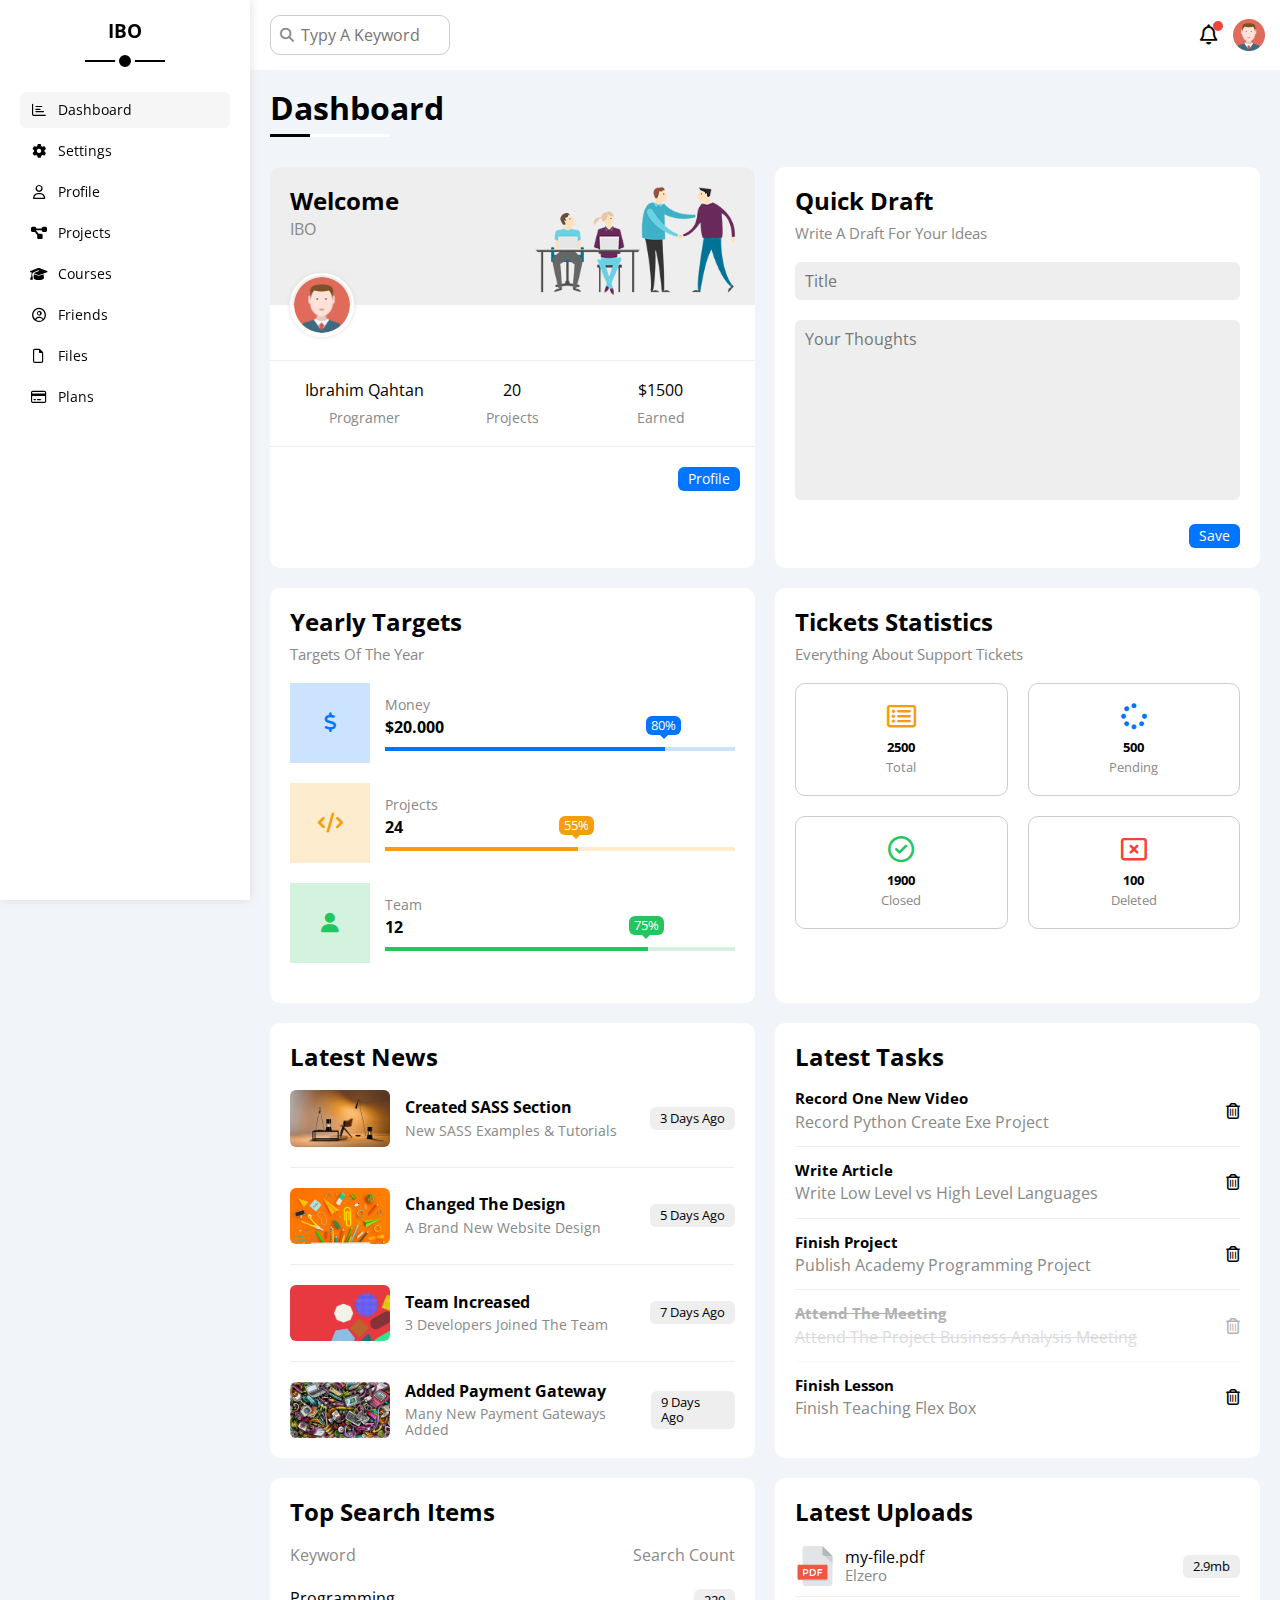
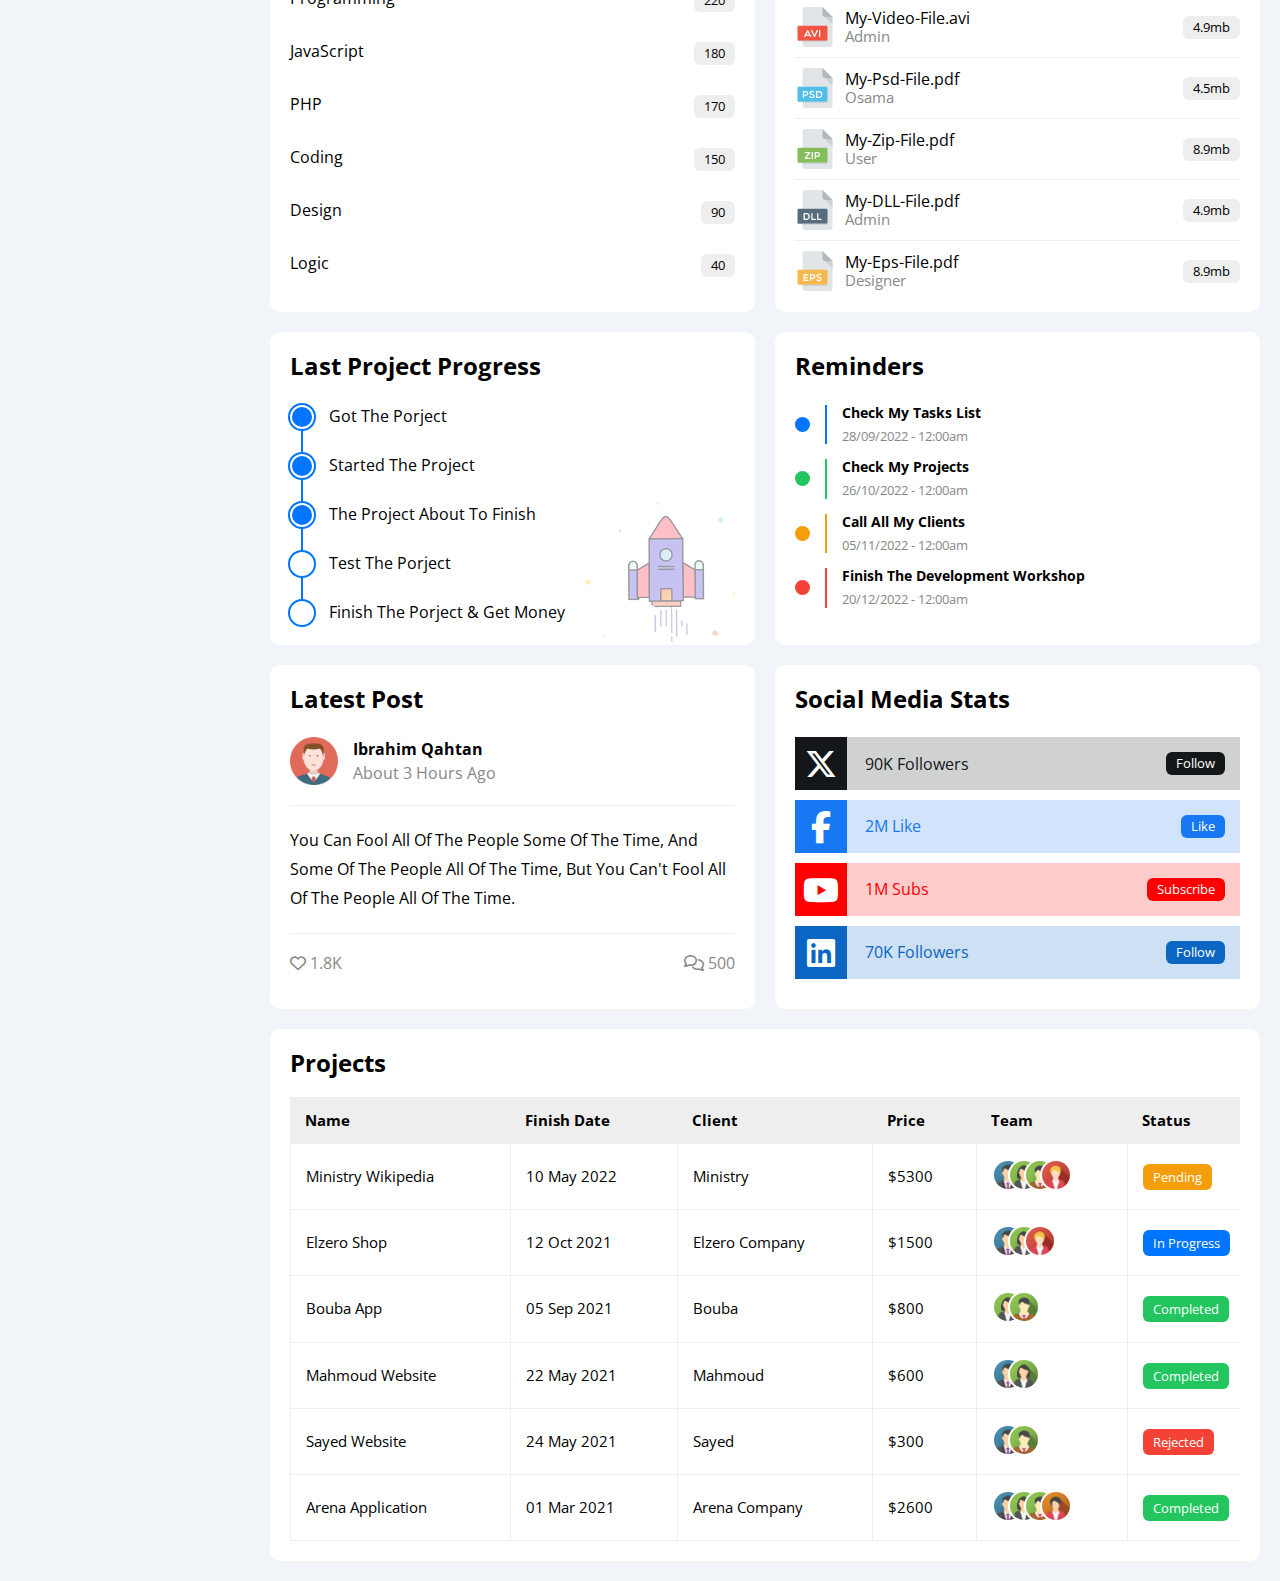
<file: index.html>
<!DOCTYPE html>
<html lang="en">
  <head>
    <meta charset="UTF-8" />
    <meta name="viewport" content="width=device-width, initial-scale=1.0" />
    <title>IBO Dashboard</title>
    <!-- Add Fontawesome Library -->
    <link rel="stylesheet" href="CSS/all.min.css" />
    <!-- Link My Created Framework -->
    <link rel="stylesheet" href="CSS/framework.css" />
    <!-- Link Main CSS file -->
    <link rel="stylesheet" href="CSS/main.css" />
    <!-- Add Normalize Library, it make elements render normally -->
    <link rel="stylesheet" href="CSS/normalize.css" />
    <!-- Add Fonts From Google -->
    <link rel="preconnect" href="https://fonts.googleapis.com" />
    <link rel="preconnect" href="https://fonts.gstatic.com" crossorigin />
    <link
      href="https://fonts.googleapis.com/css2?family=Open+Sans:ital,wght@0,300..800;1,300..800&display=swap"
      rel="stylesheet"
    />
  </head>
  <body>
    <!-- Start Page -->
    <div class="page d-flex">
      <!-- Start Sidebar -->
      <div class="sidebar bg-white p-20 p-relative">
        <h3 class="p-relative txt-c mt-0">IBO</h3>
        <ul>
          <li>
            <a
              class="active d-flex align-center fs-14 c-black rad-6 p-10"
              href="index.html"
            >
              <i class="fa-regular fa-chart-bar fa-fw"></i>
              <span>Dashboard</span>
            </a>
          </li>
          <li>
            <a
              class="d-flex align-center fs-14 c-black rad-6 p-10"
              href="settings.html"
            >
              <i class="fa-solid fa-gear fa-fw"></i>
              <span>Settings</span>
            </a>
          </li>
          <li>
            <a
              class="d-flex align-center fs-14 c-black rad-6 p-10"
              href="profile.html"
            >
              <i class="fa-regular fa-user fa-fw"></i>
              <span>Profile</span>
            </a>
          </li>
          <li>
            <a
              class="d-flex align-center fs-14 c-black rad-6 p-10"
              href="projects.html"
            >
              <i class="fa-solid fa-diagram-project fa-fw"></i>
              <span>Projects</span>
            </a>
          </li>
          <li>
            <a
              class="d-flex align-center fs-14 c-black rad-6 p-10"
              href="courses.html"
            >
              <i class="fa-solid fa-graduation-cap fa-fw"></i>
              <span>Courses</span>
            </a>
          </li>
          <li>
            <a
              class="d-flex align-center fs-14 c-black rad-6 p-10"
              href="friends.html"
            >
              <i class="fa-regular fa-circle-user fa-fw"></i>
              <span>Friends</span>
            </a>
          </li>
          <li>
            <a
              class="d-flex align-center fs-14 c-black rad-6 p-10"
              href="files.html"
            >
              <i class="fa-regular fa-file fa-fw"></i>
              <span>Files</span>
            </a>
          </li>
          <li>
            <a
              class="d-flex align-center fs-14 c-black rad-6 p-10"
              href="plans.html"
            >
              <i class="fa-regular fa-credit-card fa-fw"></i>
              <span>Plans</span>
            </a>
          </li>
        </ul>
      </div>
      <!-- End Sidebar -->
      <div class="content w-full">
        <!-- Start Head -->
        <div class="head bg-white p-15 between-flex">
          <div class="search p-relative">
            <input class="p-10" type="search" placeholder="Typy A Keyword" />
          </div>
          <div class="icons d-flex align-center">
            <span class="notification p-relative"
              ><i class="fa-regular fa-bell fa-lg"></i
            ></span>
            <img src="imgs/avatar.png" alt="Profile Picture" />
          </div>
        </div>
        <!-- End Head -->
        <h1 class="p-relative">Dashboard</h1>
        <div class="wrapper d-grid gap-20">
          <!-- Start Welcome Widget -->
          <div class="welcome bg-white rad-10 txt-c-mobile block-mobile">
            <div class="intro p-20 d-flex space-between bg-eee">
              <div>
                <h2 class="m-0">Welcome</h2>
                <p class="c-grey mt-5">IBO</p>
              </div>
              <img
                class="hide-mobile"
                src="imgs/welcome.png"
                alt="Welcome Picture"
              />
            </div>
            <img src="imgs/avatar.png" alt="Profile Picture" class="avatar" />
            <div
              class="body txt-c d-flex p-20 mt-20 mb-20 block-mobile border-t-eee border-b-eee"
            >
              <div>
                Ibrahim Qahtan<span class="d-block c-grey fs-14 mt-10"
                  >Programer</span
                >
              </div>
              <div>
                20<span class="d-block c-grey fs-14 mt-10">Projects</span>
              </div>
              <div>
                $1500<span class="d-block c-grey fs-14 mt-10">Earned</span>
              </div>
            </div>
            <a
              href="profile.html"
              class="visit d-block fs-14 rad-6 bg-blue c-white w-fit btn-shape"
              >Profile</a
            >
          </div>
          <!-- End Welcome Widget -->
          <!-- Start Quick Draft Widget -->
          <div class="quick-draft p-20 bg-white rad-10">
            <h2 class="mt-0 mb-10">Quick Draft</h2>
            <p class="mt-0 mb-20 c-grey fs-15">Write A Draft For Your Ideas</p>
            <form>
              <input
                class="d-bloc mb-20 w-full p-10 b-none bg-eee rad-6"
                type="text"
                placeholder="Title"
              />
              <textarea
                class="d-bloc mb-20 w-full p-10 b-none bg-eee rad-6"
                placeholder="Your Thoughts"
              ></textarea>
              <input
                class="save d-block fs-14 bg-blue c-white b-none w-fit btn-shape"
                type="submit"
                value="Save"
              />
            </form>
          </div>
          <!-- End Quick Draft Widget -->
          <!-- Start Yearly Targets Widget -->
          <div class="targets p-20 bg-white rad-10">
            <h2 class="mt-0 mb-10">Yearly Targets</h2>
            <p class="mt-0 mb-20 c-grey fs-15">Targets Of The Year</p>
            <div class="target-row mb-20 blue center-flex">
              <div class="icon center-flex">
                <i class="fa-solid fa-dollar-sign fa-lg c-blue"></i>
              </div>
              <div class="details">
                <span class="fs-14 c-grey">Money</span>
                <span class="d-block mt-5 mb-10 fw-bold">$20.000</span>
                <div class="progress p-relative">
                  <span class="bg-blue blue" style="width: 80%">
                    <span class="bg-blue">80%</span>
                  </span>
                </div>
              </div>
            </div>
            <div class="target-row mb-20 center-flex orange">
              <div class="icon center-flex">
                <i class="fa-solid fa-code fa-lg c-orange"></i>
              </div>
              <div class="details">
                <span class="fs-14 c-grey">Projects</span>
                <span class="d-block mt-5 mb-10 fw-bold">24</span>
                <div class="progress p-relative">
                  <span class="bg-orange orange" style="width: 55%">
                    <span class="bg-orange">55%</span>
                  </span>
                </div>
              </div>
            </div>
            <div class="target-row mb-20 center-flex green">
              <div class="icon center-flex">
                <i class="fa-solid fa-user fa-lg c-green"></i>
              </div>
              <div class="details">
                <span class="fs-14 c-grey">Team</span>
                <span class="d-block mt-5 mb-10 fw-bold">12</span>
                <div class="progress p-relative">
                  <span class="bg-green green" style="width: 75%">
                    <span class="bg-green">75%</span>
                  </span>
                </div>
              </div>
            </div>
          </div>
          <!-- End Yearly Targets Widget -->
          <!-- Start Ticket Widget -->
          <div class="tickets p-20 bg-white rad-10">
            <h2 class="mt-0 mb-10">Tickets Statistics</h2>
            <p class="mt-0 mb-20 c-grey fs-15">
              Everything About Support Tickets
            </p>
            <div class="d-flex txt-c gap-20 f-wrap">
              <div class="box p-20 rad-10 fs-13 c-grey">
                <i
                  class="fa-regular fa-rectangle-list fa-2x mb-10 c-orange"
                ></i>
                <span class="d-block c-black fw-bold fs-25 mb-5">2500</span>
                Total
              </div>
              <div class="box p-20 rad-10 fs-13 c-grey">
                <i class="fa-solid fa-spinner fa-2x mb-10 c-blue"></i>
                <span class="d-block c-black fw-bold fs-25 mb-5">500</span>
                Pending
              </div>
              <div class="box p-20 rad-10 fs-13 c-grey">
                <i class="fa-regular fa-circle-check fa-2x mb-10 c-green"></i>
                <span class="d-block c-black fw-bold fs-25 mb-5">1900</span>
                Closed
              </div>
              <div class="box p-20 rad-10 fs-13 c-grey">
                <i class="fa-regular fa-rectangle-xmark fa-2x mb-10 c-red"></i>
                <span class="d-block c-black fw-bold fs-25 mb-5">100</span>
                Deleted
              </div>
            </div>
          </div>
          <!-- End Ticket Widget -->
          <!-- Start Latest News Widget -->
          <div class="latest-news p-20 bg-white rad-10 txt-c-mobile">
            <h2 class="mt-0 mb-20">Latest News</h2>
            <div class="news-row d-flex align-center">
              <img src="imgs/news-01.png" alt="" />
              <div class="info">
                <h3>Created SASS Section</h3>
                <p class="m-0 fs-14 c-grey">New SASS Examples & Tutorials</p>
              </div>
              <div class="btn-shape bg-eee fs-13 label">3 Days Ago</div>
            </div>
            <div class="news-row d-flex align-center">
              <img src="imgs/news-02.png" alt="" />
              <div class="info">
                <h3>Changed The Design</h3>
                <p class="m-0 fs-14 c-grey">A Brand New Website Design</p>
              </div>
              <div class="btn-shape bg-eee fs-13 label">5 Days Ago</div>
            </div>
            <div class="news-row d-flex align-center">
              <img src="imgs/news-03.png" alt="" />
              <div class="info">
                <h3>Team Increased</h3>
                <p class="m-0 fs-14 c-grey">3 Developers Joined The Team</p>
              </div>
              <div class="btn-shape bg-eee fs-13 label">7 Days Ago</div>
            </div>
            <div class="news-row d-flex align-center">
              <img src="imgs/news-04.png" alt="" />
              <div class="info">
                <h3>Added Payment Gateway</h3>
                <p class="m-0 fs-14 c-grey">Many New Payment Gateways Added</p>
              </div>
              <div class="btn-shape bg-eee fs-13 label">9 Days Ago</div>
            </div>
          </div>
          <!-- End Latest News Widget -->
          <!-- Start Tasks Widget -->
          <div class="tasks p-20 bg-white rad-10">
            <h2 class="mt-0 mb-20">Latest Tasks</h2>
            <div class="task-row between-flex">
              <div class="info">
                <h3 class="mt-0 mb-5 fs-15">Record One New Video</h3>
                <p class="m-0 c-grey">Record Python Create Exe Project</p>
              </div>
              <i class="fa-regular fa-trash-can delete"></i>
            </div>
            <div class="task-row between-flex">
              <div class="info">
                <h3 class="mt-0 mb-5 fs-15">Write Article</h3>
                <p class="m-0 c-grey">
                  Write Low Level vs High Level Languages
                </p>
              </div>
              <i class="fa-regular fa-trash-can delete"></i>
            </div>
            <div class="task-row between-flex">
              <div class="info">
                <h3 class="mt-0 mb-5 fs-15">Finish Project</h3>
                <p class="m-0 c-grey">Publish Academy Programming Project</p>
              </div>
              <i class="fa-regular fa-trash-can delete"></i>
            </div>
            <div class="task-row between-flex done">
              <div class="info">
                <h3 class="mt-0 mb-5 fs-15">Attend The Meeting</h3>
                <p class="m-0 c-grey">
                  Attend The Project Business Analysis Meeting
                </p>
              </div>
              <i class="fa-regular fa-trash-can delete"></i>
            </div>
            <div class="task-row between-flex">
              <div class="info">
                <h3 class="mt-0 mb-5 fs-15">Finish Lesson</h3>
                <p class="m-0 c-grey">Finish Teaching Flex Box</p>
              </div>
              <i class="fa-regular fa-trash-can delete"></i>
            </div>
          </div>
          <!-- End Tasks -->
          <!-- Start Top Words Searched Widget -->
          <div class="search-items p-20 bg-white rad-10">
            <h2 class="mt-0 mb-20">Top Search Items</h2>
            <div class="items-head d-flex space-between c-grey mb-10">
              <div>Keyword</div>
              <div>Search Count</div>
            </div>
            <div class="items d-flex space-between pt-15 pb-15">
              <span>Programming</span>
              <span class="bg-eee fs-13 btn-shape">220</span>
            </div>
            <div class="items d-flex space-between pt-15 pb-15">
              <span>JavaScript</span>
              <span class="bg-eee fs-13 btn-shape">180</span>
            </div>
            <div class="items d-flex space-between pt-15 pb-15">
              <span>PHP</span>
              <span class="bg-eee fs-13 btn-shape">170</span>
            </div>
            <div class="items d-flex space-between pt-15 pb-15">
              <span>Coding</span>
              <span class="bg-eee fs-13 btn-shape">150</span>
            </div>
            <div class="items d-flex space-between pt-15 pb-15">
              <span>Design</span>
              <span class="bg-eee fs-13 btn-shape">90</span>
            </div>
            <div class="items d-flex space-between pt-15 pb-15">
              <span>Logic</span>
              <span class="bg-eee fs-13 btn-shape">40</span>
            </div>
          </div>
          <!-- End Top Words Searched Widget -->
          <!-- Start Latest Uploads Widget -->
          <div class="latest-uploads p-20 bg-white rad-10">
            <h2 class="mt-0 mb-20">Latest Uploads</h2>
            <ul class="m-0">
              <li class="between-flex pb-10 mb-10">
                <div class="d-flex align-center">
                  <img class="mr-10" src="imgs/pdf.svg" alt="" />
                  <div>
                    <span class="d-block">my-file.pdf</span>
                    <span class="fs-15 c-grey">Elzero</span>
                  </div>
                </div>
                <div class="bg-eee btn-shape fs-13">2.9mb</div>
              </li>
              <li class="between-flex pb-10 mb-10">
                <div class="d-flex align-center">
                  <img class="mr-10" src="imgs/avi.svg" alt="" />
                  <div>
                    <span class="d-block">My-Video-File.avi</span>
                    <span class="fs-15 c-grey">Admin</span>
                  </div>
                </div>
                <div class="bg-eee btn-shape fs-13">4.9mb</div>
              </li>
              <li class="between-flex pb-10 mb-10">
                <div class="d-flex align-center">
                  <img class="mr-10" src="imgs/psd.svg" alt="" />
                  <div>
                    <span class="d-block">My-Psd-File.pdf</span>
                    <span class="fs-15 c-grey">Osama</span>
                  </div>
                </div>
                <div class="bg-eee btn-shape fs-13">4.5mb</div>
              </li>
              <li class="between-flex pb-10 mb-10">
                <div class="d-flex align-center">
                  <img class="mr-10" src="imgs/zip.svg" alt="" />
                  <div>
                    <span class="d-block">My-Zip-File.pdf</span>
                    <span class="fs-15 c-grey">User</span>
                  </div>
                </div>
                <div class="bg-eee btn-shape fs-13">8.9mb</div>
              </li>
              <li class="between-flex pb-10 mb-10">
                <div class="d-flex align-center">
                  <img class="mr-10" src="imgs/dll.svg" alt="" />
                  <div>
                    <span class="d-block">My-DLL-File.pdf</span>
                    <span class="fs-15 c-grey">Admin</span>
                  </div>
                </div>
                <div class="bg-eee btn-shape fs-13">4.9mb</div>
              </li>
              <li class="between-flex">
                <div class="d-flex align-center">
                  <img class="mr-10" src="imgs/eps.svg" alt="" />
                  <div>
                    <span class="d-block">My-Eps-File.pdf</span>
                    <span class="fs-15 c-grey">Designer</span>
                  </div>
                </div>
                <div class="bg-eee btn-shape fs-13">8.9mb</div>
              </li>
            </ul>
          </div>
          <!-- End Latest Uploads Widget -->
          <!-- Start Last Project Progress Widget -->
          <div class="last-project p-20 bg-white rad-10 p-relative">
            <h2 class="mt-0 mb-20">Last Project Progress</h2>
            <ul class="m-0 p-relative">
              <li class="mt-25 d-flex align-center done">Got The Porject</li>
              <li class="mt-25 d-flex align-center done">
                Started The Project
              </li>
              <li class="mt-25 d-flex align-center done">
                The Project About To Finish
              </li>
              <li class="mt-25 d-flex align-center current">
                Test The Porject
              </li>
              <li class="mt-25 d-flex align-center">
                Finish The Porject & Get Money
              </li>
            </ul>
            <img
              class="launch-icon hide-mobile"
              src="imgs/project.png"
              alt="Rocket Picture"
            />
          </div>
          <!-- End Last Project Progress Widget -->
          <!-- Start Reminders Widget -->
          <div class="reminders p-20 bg-white rad-10 p-relative">
            <h2 class="mt-0 mb-25">Reminders</h2>
            <ul class="m-0">
              <li class="d-flex align-center mt-15">
                <span class="key bg-blue mr-15 d-block rad-half"></span>
                <div class="pl-15 blue">
                  <p class="fs-14 fw-bold mt-0 mb-5">Check My Tasks List</p>
                  <span class="fs-13 c-grey">28/09/2022 - 12:00am</span>
                </div>
              </li>
              <li class="d-flex align-center mt-15">
                <span class="key bg-green mr-15 d-block rad-half"></span>
                <div class="pl-15 green">
                  <p class="fs-14 fw-bold mt-0 mb-5">Check My Projects</p>
                  <span class="fs-13 c-grey">26/10/2022 - 12:00am</span>
                </div>
              </li>
              <li class="d-flex align-center mt-15">
                <span class="key bg-orange mr-15 d-block rad-half"></span>
                <div class="pl-15 orange">
                  <p class="fs-14 fw-bold mt-0 mb-5">Call All My Clients</p>
                  <span class="fs-13 c-grey">05/11/2022 - 12:00am</span>
                </div>
              </li>
              <li class="d-flex align-center mt-15">
                <span class="key bg-red mr-15 d-block rad-half"></span>
                <div class="pl-15 red">
                  <p class="fs-14 fw-bold mt-0 mb-5">
                    Finish The Development Workshop
                  </p>
                  <span class="fs-13 c-grey">20/12/2022 - 12:00am</span>
                </div>
              </li>
            </ul>
          </div>
          <!-- End Reminders Widget -->
          <!-- Start Latest Post Widget -->
          <div class="latest-post p-20 bg-white rad-10 p-relative">
            <h2 class="mt-0 mb-25">Latest Post</h2>
            <div class="top d-flex align-center">
              <img class="avatar mr-15" src="imgs/avatar.png" alt="" />
              <div class="info">
                <span class="d-block mb-5 fw-bold">Ibrahim Qahtan</span>
                <span class="c-grey">About 3 Hours Ago</span>
              </div>
            </div>
            <div
              class="post-content txt-c-mobile pt-20 pb-20 mt-20 mb-20 border-t-eee border-b-eee"
            >
              You can fool all of the people some of the time, and some of the
              people all of the time, but you can't fool all of the people all
              of the time.
            </div>
            <div class="post-stats between-flex c-grey">
              <div>
                <i class="fa-regular fa-heart"></i>
                <span>1.8K</span>
              </div>
              <div>
                <i class="fa-regular fa-comments"></i>
                <span>500</span>
              </div>
            </div>
          </div>
          <!-- End Latest Post Widget -->
          <!-- Start Social Media Stats Widget -->
          <div class="social-media p-20 bg-white rad-10 p-relative">
            <h2 class="mt-0 mb-25">Social Media Stats</h2>
            <div class="box twitter p-15 p-relative mb-10 between-flex">
              <i
                class="fa-brands fa-x-twitter fa-2x c-white h-full center-flex"
              ></i>
              <span>90K Followers</span>
              <a class="fs-13 c-white btn-shape" href="https://x.com/IBO98X"
                >Follow</a
              >
            </div>
            <div class="box facebook p-15 p-relative mb-10 between-flex">
              <i
                class="fa-brands fa-facebook-f fa-2x c-white h-full center-flex"
              ></i>
              <span>2M Like</span>
              <a
                class="fs-13 c-white btn-shape"
                href="https://www.facebook.com/profile.php?id=100083830077593"
                >Like</a
              >
            </div>
            <div class="box youtube p-15 p-relative mb-10 between-flex">
              <i
                class="fa-brands fa-youtube fa-2x c-white h-full center-flex"
              ></i>
              <span>1M Subs</span>
              <a
                class="fs-13 c-white btn-shape"
                href="https://www.youtube.com/channel/UCBP0iJlwbxfNb3pJMZQDH_A?view_as=subscriber"
                >Subscribe</a
              >
            </div>
            <div class="box linkedin p-15 p-relative mb-10 between-flex">
              <i
                class="fa-brands fa-linkedin fa-2x c-white h-full center-flex"
              ></i>
              <span>70K Followers</span>
              <a
                class="fs-13 c-white btn-shape"
                href="https://www.linkedin.com/in/ibrahim-qahtan-939816351/"
                >Follow</a
              >
            </div>
          </div>
          <!-- End Social Media Stats Widget -->
        </div>
        <!-- Start Projects Table -->
        <div class="projects p-20 bg-white rad-10 m-20">
          <h2 class="mt-0 mb-20">Projects</h2>
          <div class="responsive-table">
            <table class="fs-15 w-full">
              <thead>
                <tr>
                  <td>Name</td>
                  <td>Finish Date</td>
                  <td>Client</td>
                  <td>Price</td>
                  <td>Team</td>
                  <td>Status</td>
                </tr>
              </thead>
              <tbody>
                <tr>
                  <td class="border-b-eee border-l-eee">Ministry Wikipedia</td>
                  <td class="border-b-eee border-l-eee">10 May 2022</td>
                  <td class="border-b-eee border-l-eee">Ministry</td>
                  <td class="border-b-eee border-l-eee">$5300</td>
                  <td class="border-b-eee border-l-eee">
                    <img src="imgs/team-01.png" alt="" />
                    <img src="imgs/team-02.png" alt="" />
                    <img src="imgs/team-03.png" alt="" />
                    <img src="imgs/team-05.png" alt="" />
                  </td>
                  <td class="border-b-eee border-l-eee">
                    <span class="label btn-shape bg-orange c-white"
                      >Pending</span
                    >
                  </td>
                </tr>
                <tr>
                  <td class="border-b-eee border-l-eee">Elzero Shop</td>
                  <td class="border-b-eee border-l-eee">12 Oct 2021</td>
                  <td class="border-b-eee border-l-eee">Elzero Company</td>
                  <td class="border-b-eee border-l-eee">$1500</td>
                  <td class="border-b-eee border-l-eee">
                    <img src="imgs/team-01.png" alt="" />
                    <img src="imgs/team-02.png" alt="" />
                    <img src="imgs/team-05.png" alt="" />
                  </td>
                  <td class="border-b-eee border-l-eee">
                    <span class="label btn-shape bg-blue c-white"
                      >In Progress</span
                    >
                  </td>
                </tr>
                <tr>
                  <td class="border-b-eee border-l-eee">Bouba App</td>
                  <td class="border-b-eee border-l-eee">05 Sep 2021</td>
                  <td class="border-b-eee border-l-eee">Bouba</td>
                  <td class="border-b-eee border-l-eee">$800</td>
                  <td class="border-b-eee border-l-eee">
                    <img src="imgs/team-02.png" alt="" />
                    <img src="imgs/team-03.png" alt="" />
                  </td>
                  <td class="border-b-eee border-l-eee">
                    <span class="label btn-shape bg-green c-white"
                      >Completed</span
                    >
                  </td>
                </tr>
                <tr>
                  <td class="border-b-eee border-l-eee">Mahmoud Website</td>
                  <td class="border-b-eee border-l-eee">22 May 2021</td>
                  <td class="border-b-eee border-l-eee">Mahmoud</td>
                  <td class="border-b-eee border-l-eee">$600</td>
                  <td class="border-b-eee border-l-eee">
                    <img src="imgs/team-01.png" alt="" />
                    <img src="imgs/team-02.png" alt="" />
                  </td>
                  <td class="border-b-eee border-l-eee">
                    <span class="label btn-shape bg-green c-white"
                      >Completed</span
                    >
                  </td>
                </tr>
                <tr>
                  <td class="border-b-eee border-l-eee">Sayed Website</td>
                  <td class="border-b-eee border-l-eee">24 May 2021</td>
                  <td class="border-b-eee border-l-eee">Sayed</td>
                  <td class="border-b-eee border-l-eee">$300</td>
                  <td class="border-b-eee border-l-eee">
                    <img src="imgs/team-01.png" alt="" />
                    <img src="imgs/team-03.png" alt="" />
                  </td>
                  <td class="border-b-eee border-l-eee">
                    <span class="label btn-shape bg-red c-white">Rejected</span>
                  </td>
                </tr>
                <tr>
                  <td class="border-b-eee border-l-eee">Arena Application</td>
                  <td class="border-b-eee border-l-eee">01 Mar 2021</td>
                  <td class="border-b-eee border-l-eee">Arena Company</td>
                  <td class="border-b-eee border-l-eee">$2600</td>
                  <td class="border-b-eee border-l-eee">
                    <img src="imgs/team-01.png" alt="" />
                    <img src="imgs/team-02.png" alt="" />
                    <img src="imgs/team-03.png" alt="" />
                    <img src="imgs/team-04.png" alt="" />
                  </td>
                  <td class="border-b-eee border-l-eee">
                    <span class="label btn-shape bg-green c-white"
                      >Completed</span
                    >
                  </td>
                </tr>
              </tbody>
            </table>
          </div>
        </div>
        <!-- End Projects Table -->
      </div>
    </div>
    <!-- End Page -->
  </body>
</html>
</file>
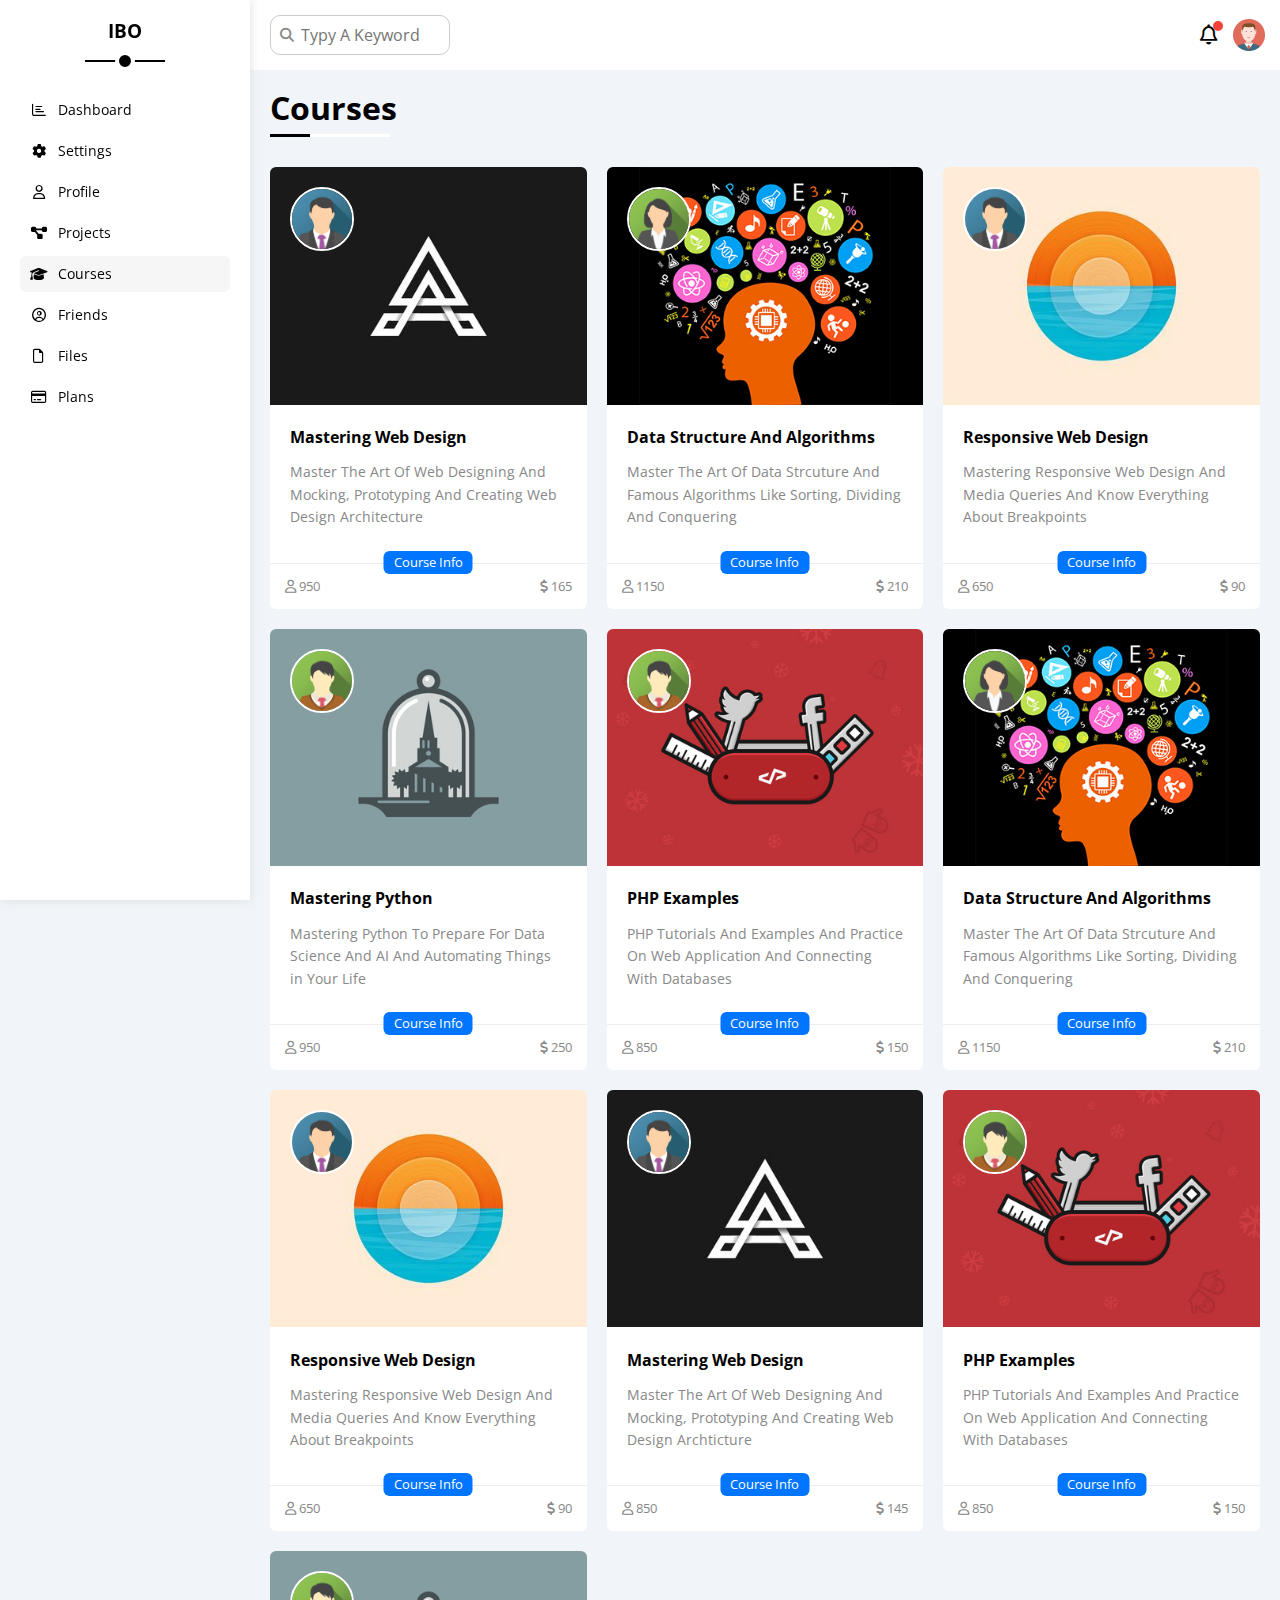
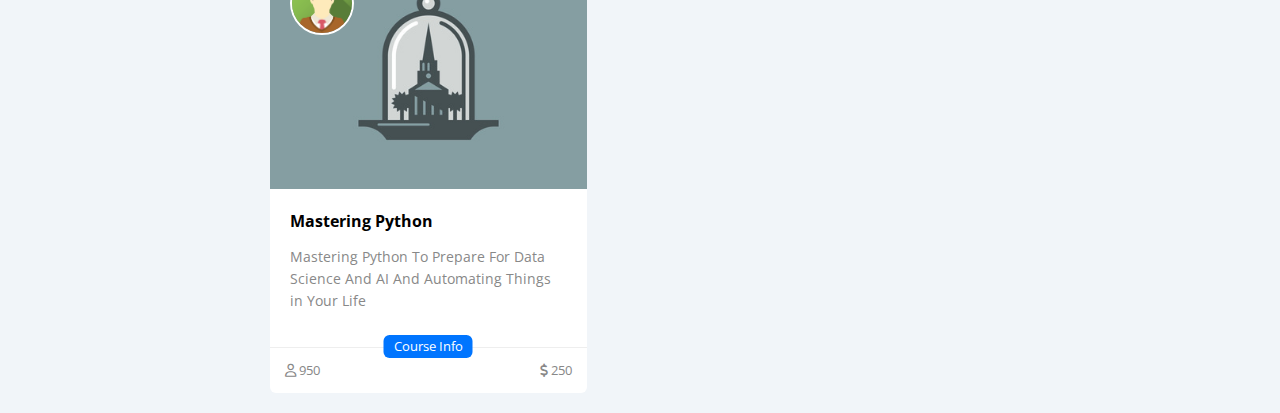
<file: courses.html>
<!DOCTYPE html>
<html lang="en">
  <head>
    <meta charset="UTF-8" />
    <meta name="viewport" content="width=device-width, initial-scale=1.0" />
    <title>IBO Courses</title>
    <!-- Add Fontawesome Library -->
    <link rel="stylesheet" href="CSS/all.min.css" />
    <!-- Link My Created Framework -->
    <link rel="stylesheet" href="CSS/framework.css" />
    <!-- Link Main CSS file -->
    <link rel="stylesheet" href="CSS/main.css" />
    <!-- Add Normalize Library, it make elements render normally -->
    <link rel="stylesheet" href="CSS/normalize.css" />
    <!-- Add Fonts From Google -->
    <link rel="preconnect" href="https://fonts.googleapis.com" />
    <link rel="preconnect" href="https://fonts.gstatic.com" crossorigin />
    <link
      href="https://fonts.googleapis.com/css2?family=Open+Sans:ital,wght@0,300..800;1,300..800&display=swap"
      rel="stylesheet"
    />
  </head>
  <body>
    <!-- Start Page -->
    <div class="page d-flex">
      <!-- Start Sidebar -->
      <div class="sidebar bg-white p-20 p-relative">
        <h3 class="p-relative txt-c mt-0">IBO</h3>
        <ul>
          <li>
            <a
              class="d-flex align-center fs-14 c-black rad-6 p-10"
              href="index.html"
            >
              <i class="fa-regular fa-chart-bar fa-fw"></i>
              <span>Dashboard</span>
            </a>
          </li>
          <li>
            <a
              class="d-flex align-center fs-14 c-black rad-6 p-10"
              href="settings.html"
            >
              <i class="fa-solid fa-gear fa-fw"></i>
              <span>Settings</span>
            </a>
          </li>
          <li>
            <a
              class="d-flex align-center fs-14 c-black rad-6 p-10"
              href="profile.html"
            >
              <i class="fa-regular fa-user fa-fw"></i>
              <span>Profile</span>
            </a>
          </li>
          <li>
            <a
              class="d-flex align-center fs-14 c-black rad-6 p-10"
              href="projects.html"
            >
              <i class="fa-solid fa-diagram-project fa-fw"></i>
              <span>Projects</span>
            </a>
          </li>
          <li>
            <a
              class="active d-flex align-center fs-14 c-black rad-6 p-10"
              href="courses.html"
            >
              <i class="fa-solid fa-graduation-cap fa-fw"></i>
              <span>Courses</span>
            </a>
          </li>
          <li>
            <a
              class="d-flex align-center fs-14 c-black rad-6 p-10"
              href="friends.html"
            >
              <i class="fa-regular fa-circle-user fa-fw"></i>
              <span>Friends</span>
            </a>
          </li>
          <li>
            <a
              class="d-flex align-center fs-14 c-black rad-6 p-10"
              href="files.html"
            >
              <i class="fa-regular fa-file fa-fw"></i>
              <span>Files</span>
            </a>
          </li>
          <li>
            <a
              class="d-flex align-center fs-14 c-black rad-6 p-10"
              href="plans.html"
            >
              <i class="fa-regular fa-credit-card fa-fw"></i>
              <span>Plans</span>
            </a>
          </li>
        </ul>
      </div>
      <!-- End Sidebar -->
      <div class="content w-full">
        <!-- Start Head -->
        <div class="head bg-white p-15 between-flex">
          <div class="search p-relative">
            <input class="p-10" type="search" placeholder="Typy A Keyword" />
          </div>
          <div class="icons d-flex align-center">
            <span class="notification p-relative"
              ><i class="fa-regular fa-bell fa-lg"></i
            ></span>
            <img src="imgs/avatar.png" alt="Profile Picture" />
          </div>
        </div>
        <!-- End Head -->
        <h1 class="p-relative">Courses</h1>
        <div class="courses-page d-grid m-20 gap-20">
          <div class="course bg-white rad-6 p-relative">
            <img class="cover" src="imgs/course-01.jpg" alt="" />
            <img class="instructor" src="imgs/team-01.png" alt="" />
            <div class="p-20">
              <h4 class="m-0">Mastering Web Design</h4>
              <p class="description c-grey mt-15 fs-14">
                Master The Art Of Web Designing And Mocking, Prototyping And
                Creating Web Design Architecture
              </p>
            </div>
            <div class="info p-15 p-relative between-flex border-t-eee">
              <span class="title bg-blue c-white btn-shape">Course Info</span>
              <span class="c-grey">
                <i class="fa-regular fa-user"></i>
                950
              </span>
              <span class="c-grey">
                <i class="fa-solid fa-dollar-sign"></i>
                165
              </span>
            </div>
          </div>
          <div class="course bg-white rad-6 p-relative">
            <img class="cover" src="imgs/course-02.jpg" alt="" />
            <img class="instructor" src="imgs/team-02.png" alt="" />
            <div class="p-20">
              <h4 class="m-0">Data Structure And Algorithms</h4>
              <p class="description c-grey mt-15 fs-14">
                Master The Art Of Data Strcuture And Famous Algorithms Like
                Sorting, Dividing And Conquering
              </p>
            </div>
            <div class="info p-15 p-relative between-flex border-t-eee">
              <span class="title bg-blue c-white btn-shape">Course Info</span>
              <span class="c-grey">
                <i class="fa-regular fa-user"></i> 1150</span
              >
              <span class="c-grey"
                ><i class="fa-solid fa-dollar-sign"></i> 210</span
              >
            </div>
          </div>
          <div class="course bg-white rad-6 p-relative">
            <img class="cover" src="imgs/course-03.jpg" alt="" />
            <img class="instructor" src="imgs/team-01.png" alt="" />
            <div class="p-20">
              <h4 class="m-0">Responsive Web Design</h4>
              <p class="description c-grey mt-15 fs-14">
                Mastering Responsive Web Design And Media Queries And Know
                Everything About Breakpoints
              </p>
            </div>
            <div class="info p-15 p-relative between-flex border-t-eee">
              <span class="title bg-blue c-white btn-shape">Course Info</span>
              <span class="c-grey">
                <i class="fa-regular fa-user"></i> 650</span
              >
              <span class="c-grey"
                ><i class="fa-solid fa-dollar-sign"></i> 90</span
              >
            </div>
          </div>
          <div class="course bg-white rad-6 p-relative">
            <img class="cover" src="imgs/course-04.jpg" alt="" />
            <img class="instructor" src="imgs/team-03.png" alt="" />
            <div class="p-20">
              <h4 class="m-0">Mastering Python</h4>
              <p class="description c-grey mt-15 fs-14">
                Mastering Python To Prepare For Data Science And AI And
                Automating Things in Your Life
              </p>
            </div>
            <div class="info p-15 p-relative between-flex border-t-eee">
              <span class="title bg-blue c-white btn-shape">Course Info</span>
              <span class="c-grey">
                <i class="fa-regular fa-user"></i> 950</span
              >
              <span class="c-grey"
                ><i class="fa-solid fa-dollar-sign"></i> 250</span
              >
            </div>
          </div>
          <div class="course bg-white rad-6 p-relative">
            <img class="cover" src="imgs/course-05.jpg" alt="" />
            <img class="instructor" src="imgs/team-03.png" alt="" />
            <div class="p-20">
              <h4 class="m-0">PHP Examples</h4>
              <p class="description c-grey mt-15 fs-14">
                PHP Tutorials And Examples And Practice On Web Application And
                Connecting With Databases
              </p>
            </div>
            <div class="info p-15 p-relative between-flex border-t-eee">
              <span class="title bg-blue c-white btn-shape">Course Info</span>
              <span class="c-grey">
                <i class="fa-regular fa-user"></i> 850</span
              >
              <span class="c-grey"
                ><i class="fa-solid fa-dollar-sign"></i> 150</span
              >
            </div>
          </div>
          <div class="course bg-white rad-6 p-relative">
            <img class="cover" src="imgs/course-02.jpg" alt="" />
            <img class="instructor" src="imgs/team-02.png" alt="" />
            <div class="p-20">
              <h4 class="m-0">Data Structure And Algorithms</h4>
              <p class="description c-grey mt-15 fs-14">
                Master The Art Of Data Strcuture And Famous Algorithms Like
                Sorting, Dividing And Conquering
              </p>
            </div>
            <div class="info p-15 p-relative between-flex border-t-eee">
              <span class="title bg-blue c-white btn-shape">Course Info</span>
              <span class="c-grey">
                <i class="fa-regular fa-user"></i> 1150</span
              >
              <span class="c-grey"
                ><i class="fa-solid fa-dollar-sign"></i> 210</span
              >
            </div>
          </div>
          <div class="course bg-white rad-6 p-relative">
            <img class="cover" src="imgs/course-03.jpg" alt="" />
            <img class="instructor" src="imgs/team-01.png" alt="" />
            <div class="p-20">
              <h4 class="m-0">Responsive Web Design</h4>
              <p class="description c-grey mt-15 fs-14">
                Mastering Responsive Web Design And Media Queries And Know
                Everything About Breakpoints
              </p>
            </div>
            <div class="info p-15 p-relative between-flex border-t-eee">
              <span class="title bg-blue c-white btn-shape">Course Info</span>
              <span class="c-grey">
                <i class="fa-regular fa-user"></i> 650</span
              >
              <span class="c-grey"
                ><i class="fa-solid fa-dollar-sign"></i> 90</span
              >
            </div>
          </div>
          <div class="course bg-white rad-6 p-relative">
            <img class="cover" src="imgs/course-01.jpg" alt="" />
            <img class="instructor" src="imgs/team-01.png" alt="" />
            <div class="p-20">
              <h4 class="m-0">Mastering Web Design</h4>
              <p class="description c-grey mt-15 fs-14">
                Master The Art Of Web Designing And Mocking, Prototyping And
                Creating Web Design Archticture
              </p>
            </div>
            <div class="info p-15 p-relative between-flex border-t-eee">
              <span class="title bg-blue c-white btn-shape">Course Info</span>
              <span class="c-grey">
                <i class="fa-regular fa-user"></i> 850</span
              >
              <span class="c-grey"
                ><i class="fa-solid fa-dollar-sign"></i> 145</span
              >
            </div>
          </div>
          <div class="course bg-white rad-6 p-relative">
            <img class="cover" src="imgs/course-05.jpg" alt="" />
            <img class="instructor" src="imgs/team-03.png" alt="" />
            <div class="p-20">
              <h4 class="m-0">PHP Examples</h4>
              <p class="description c-grey mt-15 fs-14">
                PHP Tutorials And Examples And Practice On Web Application And
                Connecting With Databases
              </p>
            </div>
            <div class="info p-15 p-relative between-flex border-t-eee">
              <span class="title bg-blue c-white btn-shape">Course Info</span>
              <span class="c-grey">
                <i class="fa-regular fa-user"></i> 850</span
              >
              <span class="c-grey"
                ><i class="fa-solid fa-dollar-sign"></i> 150</span
              >
            </div>
          </div>
          <div class="course bg-white rad-6 p-relative">
            <img class="cover" src="imgs/course-04.jpg" alt="" />
            <img class="instructor" src="imgs/team-03.png" alt="" />
            <div class="p-20">
              <h4 class="m-0">Mastering Python</h4>
              <p class="description c-grey mt-15 fs-14">
                Mastering Python To Prepare For Data Science And AI And
                Automating Things in Your Life
              </p>
            </div>
            <div class="info p-15 p-relative between-flex border-t-eee">
              <span class="title bg-blue c-white btn-shape">Course Info</span>
              <span class="c-grey">
                <i class="fa-regular fa-user"></i> 950</span
              >
              <span class="c-grey"
                ><i class="fa-solid fa-dollar-sign"></i> 250</span
              >
            </div>
          </div>
        </div>
      </div>
    </div>
    <!-- End Page -->
  </body>
</html>
</file>
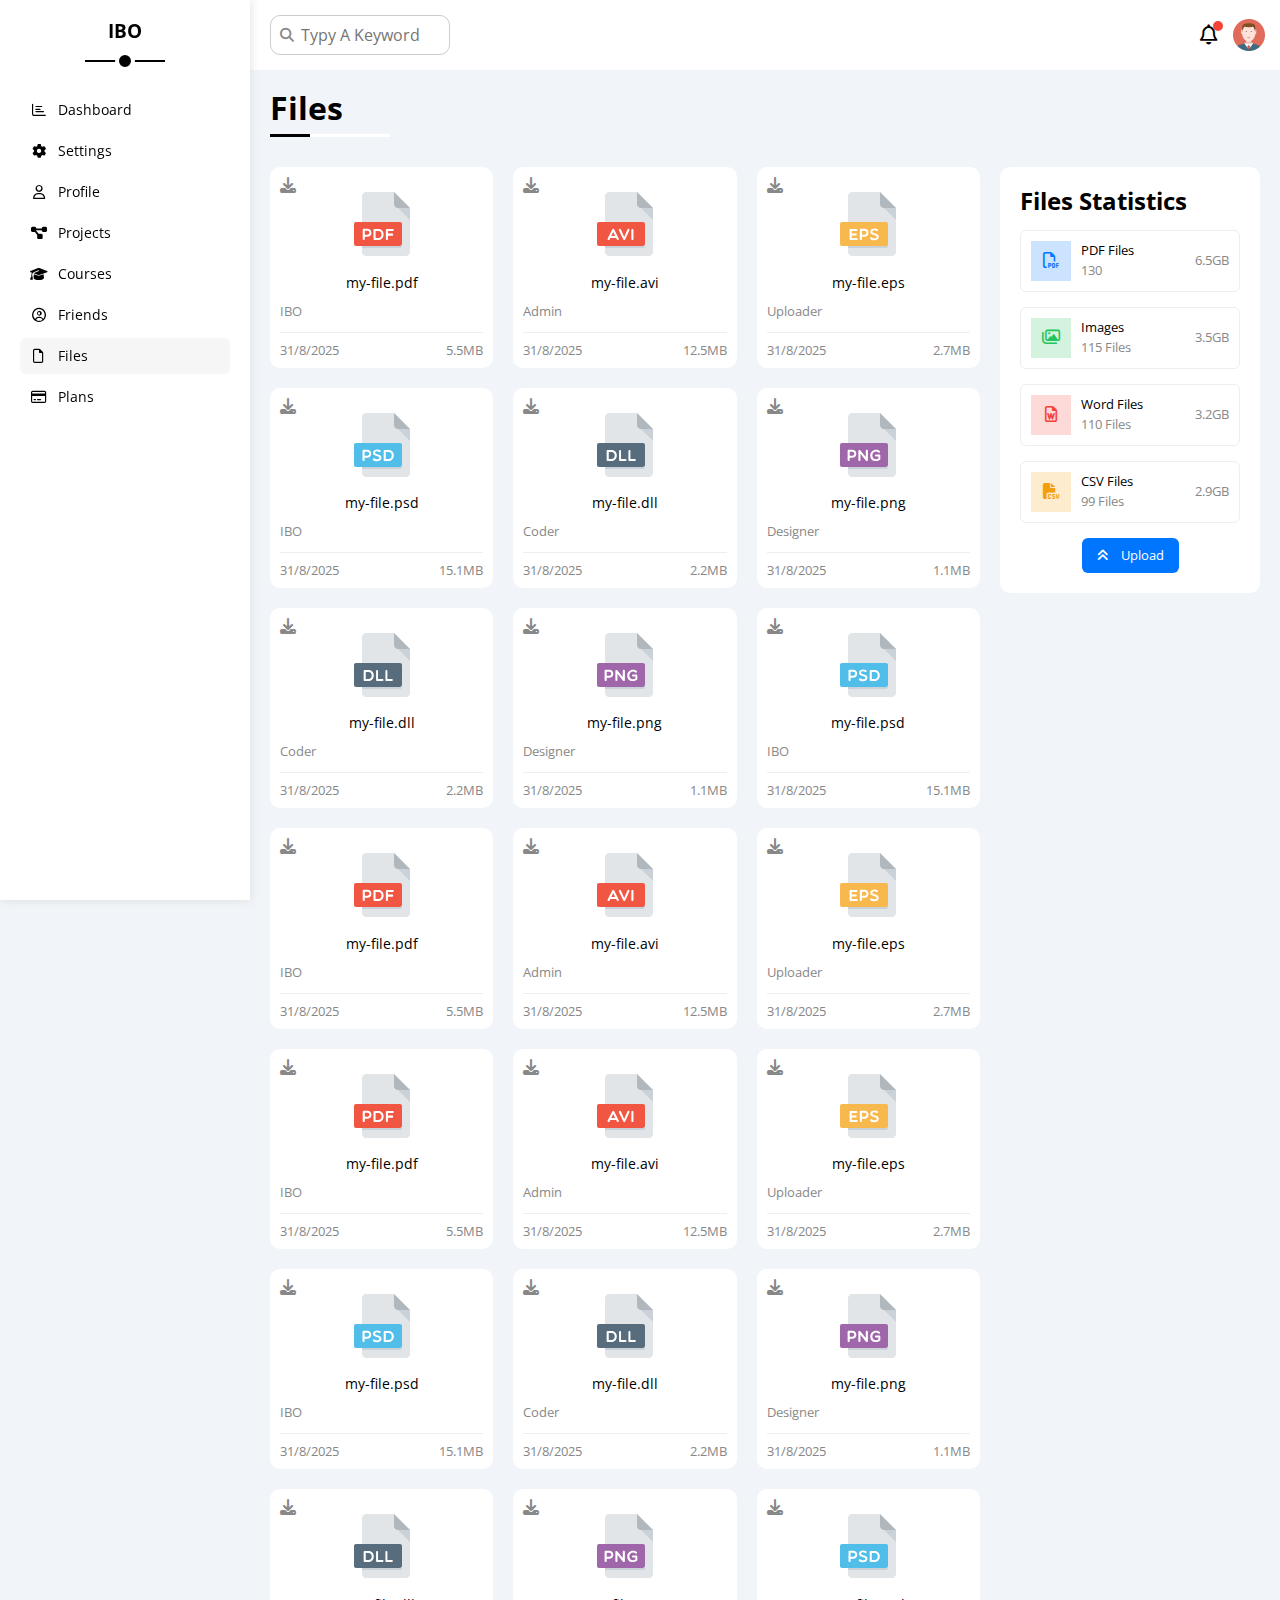
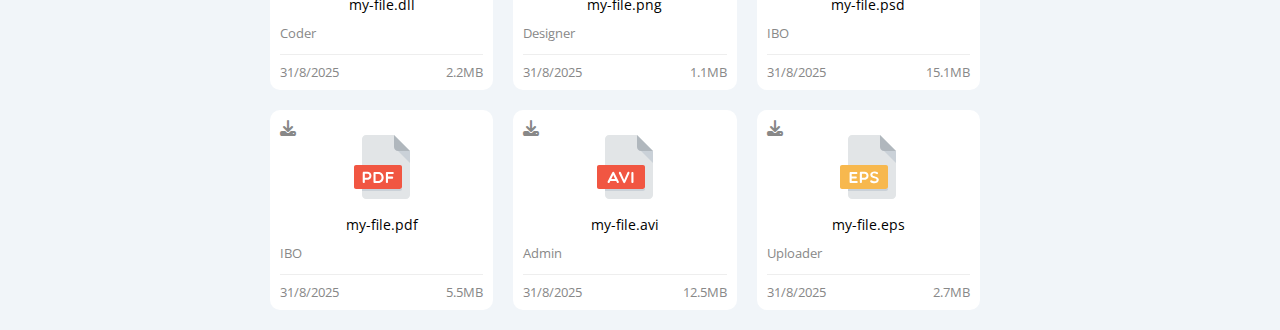
<file: files.html>
<!DOCTYPE html>
<html lang="en">
  <head>
    <meta charset="UTF-8" />
    <meta name="viewport" content="width=device-width, initial-scale=1.0" />
    <title>IBO Files</title>
    <!-- Add Fontawesome Library -->
    <link rel="stylesheet" href="CSS/all.min.css" />
    <!-- Link My Created Framework -->
    <link rel="stylesheet" href="CSS/framework.css" />
    <!-- Link Main CSS file -->
    <link rel="stylesheet" href="CSS/main.css" />
    <!-- Add Normalize Library, it make elements render normally -->
    <link rel="stylesheet" href="CSS/normalize.css" />
    <!-- Add Fonts From Google -->
    <link rel="preconnect" href="https://fonts.googleapis.com" />
    <link rel="preconnect" href="https://fonts.gstatic.com" crossorigin />
    <link
      href="https://fonts.googleapis.com/css2?family=Open+Sans:ital,wght@0,300..800;1,300..800&display=swap"
      rel="stylesheet"
    />
  </head>
  <body>
    <!-- Start Page -->
    <div class="page d-flex">
      <!-- Start Sidebar -->
      <div class="sidebar bg-white p-20 p-relative">
        <h3 class="p-relative txt-c mt-0">IBO</h3>
        <ul>
          <li>
            <a
              class="d-flex align-center fs-14 c-black rad-6 p-10"
              href="index.html"
            >
              <i class="fa-regular fa-chart-bar fa-fw"></i>
              <span>Dashboard</span>
            </a>
          </li>
          <li>
            <a
              class="d-flex align-center fs-14 c-black rad-6 p-10"
              href="settings.html"
            >
              <i class="fa-solid fa-gear fa-fw"></i>
              <span>Settings</span>
            </a>
          </li>
          <li>
            <a
              class="d-flex align-center fs-14 c-black rad-6 p-10"
              href="profile.html"
            >
              <i class="fa-regular fa-user fa-fw"></i>
              <span>Profile</span>
            </a>
          </li>
          <li>
            <a
              class="d-flex align-center fs-14 c-black rad-6 p-10"
              href="projects.html"
            >
              <i class="fa-solid fa-diagram-project fa-fw"></i>
              <span>Projects</span>
            </a>
          </li>
          <li>
            <a
              class="d-flex align-center fs-14 c-black rad-6 p-10"
              href="courses.html"
            >
              <i class="fa-solid fa-graduation-cap fa-fw"></i>
              <span>Courses</span>
            </a>
          </li>
          <li>
            <a
              class="d-flex align-center fs-14 c-black rad-6 p-10"
              href="friends.html"
            >
              <i class="fa-regular fa-circle-user fa-fw"></i>
              <span>Friends</span>
            </a>
          </li>
          <li>
            <a
              class="active d-flex align-center fs-14 c-black rad-6 p-10"
              href="files.html"
            >
              <i class="fa-regular fa-file fa-fw"></i>
              <span>Files</span>
            </a>
          </li>
          <li>
            <a
              class="d-flex align-center fs-14 c-black rad-6 p-10"
              href="plans.html"
            >
              <i class="fa-regular fa-credit-card fa-fw"></i>
              <span>Plans</span>
            </a>
          </li>
        </ul>
      </div>
      <!-- End Sidebar -->
      <div class="content w-full">
        <!-- Start Head -->
        <div class="head bg-white p-15 between-flex">
          <div class="search p-relative">
            <input class="p-10" type="search" placeholder="Typy A Keyword" />
          </div>
          <div class="icons d-flex align-center">
            <span class="notification p-relative"
              ><i class="fa-regular fa-bell fa-lg"></i
            ></span>
            <img src="imgs/avatar.png" alt="Profile Picture" />
          </div>
        </div>
        <!-- End Head -->
        <h1 class="p-relative">Files</h1>
        <div class="files-page d-flex m-20 gap-20">
          <div class="files-stats p-20 bg-white rad-10">
            <h2 class="mt-0 mb-15 txt-c-mobile">Files Statistics</h2>
            <div class="d-flex align-center border-eee p-10 rad-6 mb-15 fs-13">
              <i
                class="fa-regular fa-file-pdf fa-lg blue center-flex c-blue icon"
              ></i>
              <div class="info">
                <span>PDF Files</span>
                <span class="c-grey d-block mt-5">130</span>
              </div>
              <div class="size c-grey">6.5GB</div>
            </div>
            <div class="d-flex align-center border-eee p-10 rad-6 mb-15 fs-13">
              <i
                class="fa-regular fa-images fa-lg green center-flex c-green icon"
              ></i>
              <div class="info">
                <span>Images</span>
                <span class="c-grey d-block mt-5">115 Files</span>
              </div>
              <div class="size c-grey">3.5GB</div>
            </div>
            <div class="d-flex align-center border-eee p-10 rad-6 mb-15 fs-13">
              <i
                class="fa-regular fa-file-word fa-lg red center-flex c-red icon"
              ></i>
              <div class="info">
                <span>Word Files</span>
                <span class="c-grey d-block mt-5">110 Files</span>
              </div>
              <div class="size c-grey">3.2GB</div>
            </div>
            <div class="d-flex align-center border-eee p-10 rad-6 fs-13">
              <i
                class="fa-solid fa-file-csv fa-lg orange center-flex c-orange icon"
              ></i>
              <div class="info">
                <span>CSV Files</span>
                <span class="c-grey d-block mt-5">99 Files</span>
              </div>
              <div class="size c-grey">2.9GB</div>
            </div>
            <a
              class="upload bg-blue c-white fs-13 rad-6 d-block w-fit"
              href="#"
            >
              <i class="fa-solid fa-angles-up mr-10"></i>
              Upload
            </a>
          </div>
          <div class="files-content d-grid gap-20">
            <div class="file bg-white p-10 rad-10">
              <i class="fa-solid fa-download c-grey p-absolute"></i>
              <div class="icon txt-c">
                <img class="mt-15 mb-15" src="imgs/pdf.svg" alt="" />
              </div>
              <div class="txt-c mb-10 fs-14">my-file.pdf</div>
              <p class="c-grey fs-13">IBO</p>
              <div
                class="info between-flex mt-10 pt-10 fs-13 c-grey border-t-eee"
              >
                <span>31/8/2025</span>
                <span>5.5MB</span>
              </div>
            </div>
            <div class="file bg-white p-10 rad-10">
              <i class="fa-solid fa-download c-grey p-absolute"></i>
              <div class="icon txt-c">
                <img class="mt-15 mb-15" src="imgs/avi.svg" alt="" />
              </div>
              <div class="txt-c mb-10 fs-14">my-file.avi</div>
              <p class="c-grey fs-13">Admin</p>
              <div
                class="info between-flex mt-10 pt-10 fs-13 c-grey border-t-eee"
              >
                <span>31/8/2025</span>
                <span>12.5MB</span>
              </div>
            </div>
            <div class="file bg-white p-10 rad-10">
              <i class="fa-solid fa-download c-grey p-absolute"></i>
              <div class="icon txt-c">
                <img class="mt-15 mb-15" src="imgs/eps.svg" alt="" />
              </div>
              <div class="txt-c mb-10 fs-14">my-file.eps</div>
              <p class="c-grey fs-13">Uploader</p>
              <div
                class="info between-flex mt-10 pt-10 fs-13 c-grey border-t-eee"
              >
                <span>31/8/2025</span>
                <span>2.7MB</span>
              </div>
            </div>
            <div class="file bg-white p-10 rad-10">
              <i class="fa-solid fa-download c-grey p-absolute"></i>
              <div class="icon txt-c">
                <img class="mt-15 mb-15" src="imgs/psd.svg" alt="" />
              </div>
              <div class="txt-c mb-10 fs-14">my-file.psd</div>
              <p class="c-grey fs-13">IBO</p>
              <div
                class="info between-flex mt-10 pt-10 fs-13 c-grey border-t-eee"
              >
                <span>31/8/2025</span>
                <span>15.1MB</span>
              </div>
            </div>
            <div class="file bg-white p-10 rad-10">
              <i class="fa-solid fa-download c-grey p-absolute"></i>
              <div class="icon txt-c">
                <img class="mt-15 mb-15" src="imgs/dll.svg" alt="" />
              </div>
              <div class="txt-c mb-10 fs-14">my-file.dll</div>
              <p class="c-grey fs-13">Coder</p>
              <div
                class="info between-flex mt-10 pt-10 fs-13 c-grey border-t-eee"
              >
                <span>31/8/2025</span>
                <span>2.2MB</span>
              </div>
            </div>
            <div class="file bg-white p-10 rad-10">
              <i class="fa-solid fa-download c-grey p-absolute"></i>
              <div class="icon txt-c">
                <img class="mt-15 mb-15" src="imgs/png.svg" alt="" />
              </div>
              <div class="txt-c mb-10 fs-14">my-file.png</div>
              <p class="c-grey fs-13">Designer</p>
              <div
                class="info between-flex mt-10 pt-10 fs-13 c-grey border-t-eee"
              >
                <span>31/8/2025</span>
                <span>1.1MB</span>
              </div>
            </div>
            <div class="file bg-white p-10 rad-10">
              <i class="fa-solid fa-download c-grey p-absolute"></i>
              <div class="icon txt-c">
                <img class="mt-15 mb-15" src="imgs/dll.svg" alt="" />
              </div>
              <div class="txt-c mb-10 fs-14">my-file.dll</div>
              <p class="c-grey fs-13">Coder</p>
              <div
                class="info between-flex mt-10 pt-10 fs-13 c-grey border-t-eee"
              >
                <span>31/8/2025</span>
                <span>2.2MB</span>
              </div>
            </div>
            <div class="file bg-white p-10 rad-10">
              <i class="fa-solid fa-download c-grey p-absolute"></i>
              <div class="icon txt-c">
                <img class="mt-15 mb-15" src="imgs/png.svg" alt="" />
              </div>
              <div class="txt-c mb-10 fs-14">my-file.png</div>
              <p class="c-grey fs-13">Designer</p>
              <div
                class="info between-flex mt-10 pt-10 fs-13 c-grey border-t-eee"
              >
                <span>31/8/2025</span>
                <span>1.1MB</span>
              </div>
            </div>
            <div class="file bg-white p-10 rad-10">
              <i class="fa-solid fa-download c-grey p-absolute"></i>
              <div class="icon txt-c">
                <img class="mt-15 mb-15" src="imgs/psd.svg" alt="" />
              </div>
              <div class="txt-c mb-10 fs-14">my-file.psd</div>
              <p class="c-grey fs-13">IBO</p>
              <div
                class="info between-flex mt-10 pt-10 fs-13 c-grey border-t-eee"
              >
                <span>31/8/2025</span>
                <span>15.1MB</span>
              </div>
            </div>
            <div class="file bg-white p-10 rad-10">
              <i class="fa-solid fa-download c-grey p-absolute"></i>
              <div class="icon txt-c">
                <img class="mt-15 mb-15" src="imgs/pdf.svg" alt="" />
              </div>
              <div class="txt-c mb-10 fs-14">my-file.pdf</div>
              <p class="c-grey fs-13">IBO</p>
              <div
                class="info between-flex mt-10 pt-10 fs-13 c-grey border-t-eee"
              >
                <span>31/8/2025</span>
                <span>5.5MB</span>
              </div>
            </div>
            <div class="file bg-white p-10 rad-10">
              <i class="fa-solid fa-download c-grey p-absolute"></i>
              <div class="icon txt-c">
                <img class="mt-15 mb-15" src="imgs/avi.svg" alt="" />
              </div>
              <div class="txt-c mb-10 fs-14">my-file.avi</div>
              <p class="c-grey fs-13">Admin</p>
              <div
                class="info between-flex mt-10 pt-10 fs-13 c-grey border-t-eee"
              >
                <span>31/8/2025</span>
                <span>12.5MB</span>
              </div>
            </div>
            <div class="file bg-white p-10 rad-10">
              <i class="fa-solid fa-download c-grey p-absolute"></i>
              <div class="icon txt-c">
                <img class="mt-15 mb-15" src="imgs/eps.svg" alt="" />
              </div>
              <div class="txt-c mb-10 fs-14">my-file.eps</div>
              <p class="c-grey fs-13">Uploader</p>
              <div
                class="info between-flex mt-10 pt-10 fs-13 c-grey border-t-eee"
              >
                <span>31/8/2025</span>
                <span>2.7MB</span>
              </div>
            </div>
            <div class="file bg-white p-10 rad-10">
              <i class="fa-solid fa-download c-grey p-absolute"></i>
              <div class="icon txt-c">
                <img class="mt-15 mb-15" src="imgs/pdf.svg" alt="" />
              </div>
              <div class="txt-c mb-10 fs-14">my-file.pdf</div>
              <p class="c-grey fs-13">IBO</p>
              <div
                class="info between-flex mt-10 pt-10 fs-13 c-grey border-t-eee"
              >
                <span>31/8/2025</span>
                <span>5.5MB</span>
              </div>
            </div>
            <div class="file bg-white p-10 rad-10">
              <i class="fa-solid fa-download c-grey p-absolute"></i>
              <div class="icon txt-c">
                <img class="mt-15 mb-15" src="imgs/avi.svg" alt="" />
              </div>
              <div class="txt-c mb-10 fs-14">my-file.avi</div>
              <p class="c-grey fs-13">Admin</p>
              <div
                class="info between-flex mt-10 pt-10 fs-13 c-grey border-t-eee"
              >
                <span>31/8/2025</span>
                <span>12.5MB</span>
              </div>
            </div>
            <div class="file bg-white p-10 rad-10">
              <i class="fa-solid fa-download c-grey p-absolute"></i>
              <div class="icon txt-c">
                <img class="mt-15 mb-15" src="imgs/eps.svg" alt="" />
              </div>
              <div class="txt-c mb-10 fs-14">my-file.eps</div>
              <p class="c-grey fs-13">Uploader</p>
              <div
                class="info between-flex mt-10 pt-10 fs-13 c-grey border-t-eee"
              >
                <span>31/8/2025</span>
                <span>2.7MB</span>
              </div>
            </div>
            <div class="file bg-white p-10 rad-10">
              <i class="fa-solid fa-download c-grey p-absolute"></i>
              <div class="icon txt-c">
                <img class="mt-15 mb-15" src="imgs/psd.svg" alt="" />
              </div>
              <div class="txt-c mb-10 fs-14">my-file.psd</div>
              <p class="c-grey fs-13">IBO</p>
              <div
                class="info between-flex mt-10 pt-10 fs-13 c-grey border-t-eee"
              >
                <span>31/8/2025</span>
                <span>15.1MB</span>
              </div>
            </div>
            <div class="file bg-white p-10 rad-10">
              <i class="fa-solid fa-download c-grey p-absolute"></i>
              <div class="icon txt-c">
                <img class="mt-15 mb-15" src="imgs/dll.svg" alt="" />
              </div>
              <div class="txt-c mb-10 fs-14">my-file.dll</div>
              <p class="c-grey fs-13">Coder</p>
              <div
                class="info between-flex mt-10 pt-10 fs-13 c-grey border-t-eee"
              >
                <span>31/8/2025</span>
                <span>2.2MB</span>
              </div>
            </div>
            <div class="file bg-white p-10 rad-10">
              <i class="fa-solid fa-download c-grey p-absolute"></i>
              <div class="icon txt-c">
                <img class="mt-15 mb-15" src="imgs/png.svg" alt="" />
              </div>
              <div class="txt-c mb-10 fs-14">my-file.png</div>
              <p class="c-grey fs-13">Designer</p>
              <div
                class="info between-flex mt-10 pt-10 fs-13 c-grey border-t-eee"
              >
                <span>31/8/2025</span>
                <span>1.1MB</span>
              </div>
            </div>
            <div class="file bg-white p-10 rad-10">
              <i class="fa-solid fa-download c-grey p-absolute"></i>
              <div class="icon txt-c">
                <img class="mt-15 mb-15" src="imgs/dll.svg" alt="" />
              </div>
              <div class="txt-c mb-10 fs-14">my-file.dll</div>
              <p class="c-grey fs-13">Coder</p>
              <div
                class="info between-flex mt-10 pt-10 fs-13 c-grey border-t-eee"
              >
                <span>31/8/2025</span>
                <span>2.2MB</span>
              </div>
            </div>
            <div class="file bg-white p-10 rad-10">
              <i class="fa-solid fa-download c-grey p-absolute"></i>
              <div class="icon txt-c">
                <img class="mt-15 mb-15" src="imgs/png.svg" alt="" />
              </div>
              <div class="txt-c mb-10 fs-14">my-file.png</div>
              <p class="c-grey fs-13">Designer</p>
              <div
                class="info between-flex mt-10 pt-10 fs-13 c-grey border-t-eee"
              >
                <span>31/8/2025</span>
                <span>1.1MB</span>
              </div>
            </div>
            <div class="file bg-white p-10 rad-10">
              <i class="fa-solid fa-download c-grey p-absolute"></i>
              <div class="icon txt-c">
                <img class="mt-15 mb-15" src="imgs/psd.svg" alt="" />
              </div>
              <div class="txt-c mb-10 fs-14">my-file.psd</div>
              <p class="c-grey fs-13">IBO</p>
              <div
                class="info between-flex mt-10 pt-10 fs-13 c-grey border-t-eee"
              >
                <span>31/8/2025</span>
                <span>15.1MB</span>
              </div>
            </div>
            <div class="file bg-white p-10 rad-10">
              <i class="fa-solid fa-download c-grey p-absolute"></i>
              <div class="icon txt-c">
                <img class="mt-15 mb-15" src="imgs/pdf.svg" alt="" />
              </div>
              <div class="txt-c mb-10 fs-14">my-file.pdf</div>
              <p class="c-grey fs-13">IBO</p>
              <div
                class="info between-flex mt-10 pt-10 fs-13 c-grey border-t-eee"
              >
                <span>31/8/2025</span>
                <span>5.5MB</span>
              </div>
            </div>
            <div class="file bg-white p-10 rad-10">
              <i class="fa-solid fa-download c-grey p-absolute"></i>
              <div class="icon txt-c">
                <img class="mt-15 mb-15" src="imgs/avi.svg" alt="" />
              </div>
              <div class="txt-c mb-10 fs-14">my-file.avi</div>
              <p class="c-grey fs-13">Admin</p>
              <div
                class="info between-flex mt-10 pt-10 fs-13 c-grey border-t-eee"
              >
                <span>31/8/2025</span>
                <span>12.5MB</span>
              </div>
            </div>
            <div class="file bg-white p-10 rad-10">
              <i class="fa-solid fa-download c-grey p-absolute"></i>
              <div class="icon txt-c">
                <img class="mt-15 mb-15" src="imgs/eps.svg" alt="" />
              </div>
              <div class="txt-c mb-10 fs-14">my-file.eps</div>
              <p class="c-grey fs-13">Uploader</p>
              <div
                class="info between-flex mt-10 pt-10 fs-13 c-grey border-t-eee"
              >
                <span>31/8/2025</span>
                <span>2.7MB</span>
              </div>
            </div>
          </div>
        </div>
      </div>
    </div>
    <!-- End Page -->
  </body>
</html>
</file>
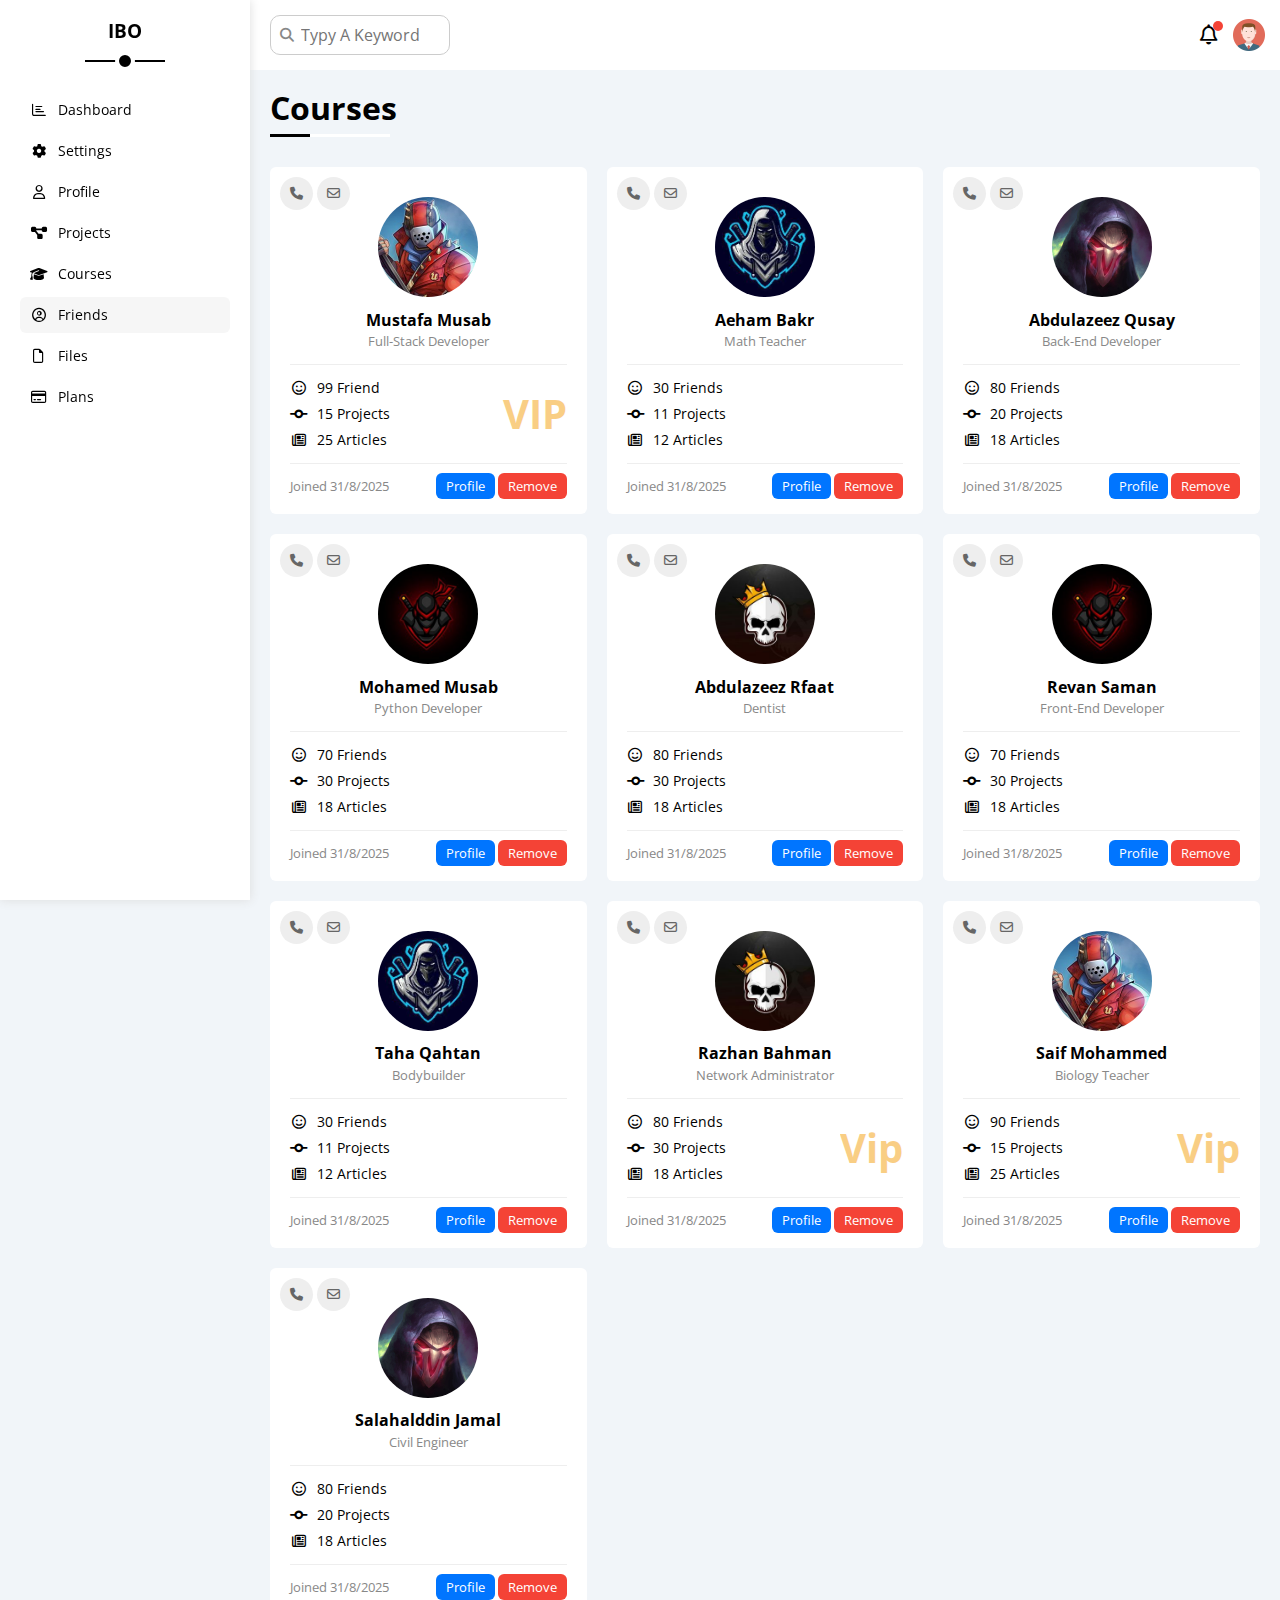
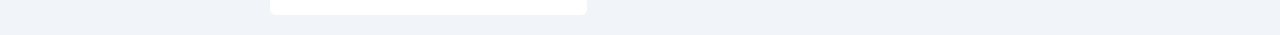
<file: friends.html>
<!DOCTYPE html>
<html lang="en">
  <head>
    <meta charset="UTF-8" />
    <meta name="viewport" content="width=device-width, initial-scale=1.0" />
    <title>IBO Friends</title>
    <!-- Add Fontawesome Library -->
    <link rel="stylesheet" href="CSS/all.min.css" />
    <!-- Link My Created Framework -->
    <link rel="stylesheet" href="CSS/framework.css" />
    <!-- Link Main CSS file -->
    <link rel="stylesheet" href="CSS/main.css" />
    <!-- Add Normalize Library, it make elements render normally -->
    <link rel="stylesheet" href="CSS/normalize.css" />
    <!-- Add Fonts From Google -->
    <link rel="preconnect" href="https://fonts.googleapis.com" />
    <link rel="preconnect" href="https://fonts.gstatic.com" crossorigin />
    <link
      href="https://fonts.googleapis.com/css2?family=Open+Sans:ital,wght@0,300..800;1,300..800&display=swap"
      rel="stylesheet"
    />
  </head>
  <body>
    <!-- Start Page -->
    <div class="page d-flex">
      <!-- Start Sidebar -->
      <div class="sidebar bg-white p-20 p-relative">
        <h3 class="p-relative txt-c mt-0">IBO</h3>
        <ul>
          <li>
            <a
              class="d-flex align-center fs-14 c-black rad-6 p-10"
              href="index.html"
            >
              <i class="fa-regular fa-chart-bar fa-fw"></i>
              <span>Dashboard</span>
            </a>
          </li>
          <li>
            <a
              class="d-flex align-center fs-14 c-black rad-6 p-10"
              href="settings.html"
            >
              <i class="fa-solid fa-gear fa-fw"></i>
              <span>Settings</span>
            </a>
          </li>
          <li>
            <a
              class="d-flex align-center fs-14 c-black rad-6 p-10"
              href="profile.html"
            >
              <i class="fa-regular fa-user fa-fw"></i>
              <span>Profile</span>
            </a>
          </li>
          <li>
            <a
              class="d-flex align-center fs-14 c-black rad-6 p-10"
              href="projects.html"
            >
              <i class="fa-solid fa-diagram-project fa-fw"></i>
              <span>Projects</span>
            </a>
          </li>
          <li>
            <a
              class="d-flex align-center fs-14 c-black rad-6 p-10"
              href="courses.html"
            >
              <i class="fa-solid fa-graduation-cap fa-fw"></i>
              <span>Courses</span>
            </a>
          </li>
          <li>
            <a
              class="active d-flex align-center fs-14 c-black rad-6 p-10"
              href="friends.html"
            >
              <i class="fa-regular fa-circle-user fa-fw"></i>
              <span>Friends</span>
            </a>
          </li>
          <li>
            <a
              class="d-flex align-center fs-14 c-black rad-6 p-10"
              href="files.html"
            >
              <i class="fa-regular fa-file fa-fw"></i>
              <span>Files</span>
            </a>
          </li>
          <li>
            <a
              class="d-flex align-center fs-14 c-black rad-6 p-10"
              href="plans.html"
            >
              <i class="fa-regular fa-credit-card fa-fw"></i>
              <span>Plans</span>
            </a>
          </li>
        </ul>
      </div>
      <!-- End Sidebar -->
      <div class="content w-full">
        <!-- Start Head -->
        <div class="head bg-white p-15 between-flex">
          <div class="search p-relative">
            <input class="p-10" type="search" placeholder="Typy A Keyword" />
          </div>
          <div class="icons d-flex align-center">
            <span class="notification p-relative"
              ><i class="fa-regular fa-bell fa-lg"></i
            ></span>
            <img src="imgs/avatar.png" alt="Profile Picture" />
          </div>
        </div>
        <!-- End Head -->
        <h1 class="p-relative">Courses</h1>
        <div class="friends-page d-grid m-20 gap-20">
          <div class="friend bg-white rad-6 p-20 p-relative">
            <div class="contact">
              <i class="fa-solid fa-phone"></i>
              <i class="fa-regular fa-envelope"></i>
            </div>
            <div class="txt-c">
              <img
                class="rad-half mt-10 mb-10 w-100 h-100"
                src="imgs/friend-01.jpg"
                alt=""
              />
              <h4 class="m-0">Mustafa Musab</h4>
              <p class="c-grey fs-13 mt-5 mb-0">Full-Stack Developer</p>
            </div>
            <div class="icons fs-14 p-relative border-t-eee border-b-eee">
              <div class="mb-10">
                <i class="fa-regular fa-face-smile fa-fw"></i>
                <span>99 Friend</span>
              </div>
              <div class="mb-10">
                <i class="fa-solid fa-code-commit fa-fw"></i>
                <span>15 Projects</span>
              </div>
              <div>
                <i class="fa-regular fa-newspaper fa-fw"></i>
                <span>25 Articles</span>
              </div>
              <span class="vip fw-bold c-orange">VIP</span>
            </div>
            <div class="info between-flex fs-13">
              <span class="c-grey">Joined 31/8/2025</span>
              <div>
                <a class="bg-blue c-white btn-shape" href="profile.html"
                  >Profile</a
                >
                <a class="bg-red c-white btn-shape" href="#">Remove</a>
              </div>
            </div>
          </div>
          <div class="friend bg-white rad-6 p-20 p-relative">
            <div class="contact">
              <i class="fa-solid fa-phone"></i>
              <i class="fa-regular fa-envelope"></i>
            </div>
            <div class="txt-c">
              <img
                class="rad-half mt-10 mb-10 w-100 h-100"
                src="imgs/friend-02.jpg"
                alt=""
              />
              <h4 class="m-0">Aeham Bakr</h4>
              <p class="c-grey fs-13 mt-5 mb-0">Math Teacher</p>
            </div>
            <div class="icons fs-14 p-relative border-t-eee border-b-eee">
              <div class="mb-10">
                <i class="fa-regular fa-face-smile fa-fw"></i>
                <span>30 Friends</span>
              </div>
              <div class="mb-10">
                <i class="fa-solid fa-code-commit fa-fw"></i>
                <span>11 Projects</span>
              </div>
              <div>
                <i class="fa-regular fa-newspaper fa-fw"></i>
                <span>12 Articles</span>
              </div>
            </div>
            <div class="info between-flex fs-13">
              <span class="c-grey">Joined 31/8/2025</span>
              <div>
                <a class="bg-blue c-white btn-shape" href="profile.html"
                  >Profile</a
                >
                <a class="bg-red c-white btn-shape" href="">Remove</a>
              </div>
            </div>
          </div>
          <div class="friend bg-white rad-6 p-20 p-relative">
            <div class="contact">
              <i class="fa-solid fa-phone"></i>
              <i class="fa-regular fa-envelope"></i>
            </div>
            <div class="txt-c">
              <img
                class="rad-half mt-10 mb-10 w-100 h-100"
                src="imgs/friend-03.jpg"
                alt=""
              />
              <h4 class="m-0">Abdulazeez Qusay</h4>
              <p class="c-grey fs-13 mt-5 mb-0">Back-End Developer</p>
            </div>
            <div class="icons fs-14 p-relative border-t-eee border-b-eee">
              <div class="mb-10">
                <i class="fa-regular fa-face-smile fa-fw"></i>
                <span>80 Friends</span>
              </div>
              <div class="mb-10">
                <i class="fa-solid fa-code-commit fa-fw"></i>
                <span>20 Projects</span>
              </div>
              <div>
                <i class="fa-regular fa-newspaper fa-fw"></i>
                <span>18 Articles</span>
              </div>
            </div>
            <div class="info between-flex fs-13">
              <span class="c-grey">Joined 31/8/2025</span>
              <div>
                <a class="bg-blue c-white btn-shape" href="profile.html"
                  >Profile</a
                >
                <a class="bg-red c-white btn-shape" href="">Remove</a>
              </div>
            </div>
          </div>
          <div class="friend bg-white rad-6 p-20 p-relative">
            <div class="contact">
              <i class="fa-solid fa-phone"></i>
              <i class="fa-regular fa-envelope"></i>
            </div>
            <div class="txt-c">
              <img
                class="rad-half mt-10 mb-10 w-100 h-100"
                src="imgs/friend-04.jpg"
                alt=""
              />
              <h4 class="m-0">Mohamed Musab</h4>
              <p class="c-grey fs-13 mt-5 mb-0">Python Developer</p>
            </div>
            <div class="icons fs-14 p-relative border-t-eee border-b-eee">
              <div class="mb-10">
                <i class="fa-regular fa-face-smile fa-fw"></i>
                <span>70 Friends</span>
              </div>
              <div class="mb-10">
                <i class="fa-solid fa-code-commit fa-fw"></i>
                <span>30 Projects</span>
              </div>
              <div>
                <i class="fa-regular fa-newspaper fa-fw"></i>
                <span>18 Articles</span>
              </div>
            </div>
            <div class="info between-flex fs-13">
              <span class="c-grey">Joined 31/8/2025</span>
              <div>
                <a class="bg-blue c-white btn-shape" href="profile.html"
                  >Profile</a
                >
                <a class="bg-red c-white btn-shape" href="">Remove</a>
              </div>
            </div>
          </div>
          <div class="friend bg-white rad-6 p-20 p-relative">
            <div class="contact">
              <i class="fa-solid fa-phone"></i>
              <i class="fa-regular fa-envelope"></i>
            </div>
            <div class="txt-c">
              <img
                class="rad-half mt-10 mb-10 w-100 h-100"
                src="imgs/friend-05.jpg"
                alt=""
              />
              <h4 class="m-0">Abdulazeez Rfaat</h4>
              <p class="c-grey fs-13 mt-5 mb-0">Dentist</p>
            </div>
            <div class="icons fs-14 p-relative border-t-eee border-b-eee">
              <div class="mb-10">
                <i class="fa-regular fa-face-smile fa-fw"></i>
                <span>80 Friends</span>
              </div>
              <div class="mb-10">
                <i class="fa-solid fa-code-commit fa-fw"></i>
                <span>30 Projects</span>
              </div>
              <div>
                <i class="fa-regular fa-newspaper fa-fw"></i>
                <span>18 Articles</span>
              </div>
            </div>
            <div class="info between-flex fs-13">
              <span class="c-grey">Joined 31/8/2025</span>
              <div>
                <a class="bg-blue c-white btn-shape" href="profile.html"
                  >Profile</a
                >
                <a class="bg-red c-white btn-shape" href="">Remove</a>
              </div>
            </div>
          </div>
          <div class="friend bg-white rad-6 p-20 p-relative">
            <div class="contact">
              <i class="fa-solid fa-phone"></i>
              <i class="fa-regular fa-envelope"></i>
            </div>
            <div class="txt-c">
              <img
                class="rad-half mt-10 mb-10 w-100 h-100"
                src="imgs/friend-04.jpg"
                alt=""
              />
              <h4 class="m-0">Revan Saman</h4>
              <p class="c-grey fs-13 mt-5 mb-0">Front-End Developer</p>
            </div>
            <div class="icons fs-14 p-relative border-t-eee border-b-eee">
              <div class="mb-10">
                <i class="fa-regular fa-face-smile fa-fw"></i>
                <span>70 Friends</span>
              </div>
              <div class="mb-10">
                <i class="fa-solid fa-code-commit fa-fw"></i>
                <span>30 Projects</span>
              </div>
              <div>
                <i class="fa-regular fa-newspaper fa-fw"></i>
                <span>18 Articles</span>
              </div>
            </div>
            <div class="info between-flex fs-13">
              <span class="c-grey">Joined 31/8/2025</span>
              <div>
                <a class="bg-blue c-white btn-shape" href="profile.html"
                  >Profile</a
                >
                <a class="bg-red c-white btn-shape" href="">Remove</a>
              </div>
            </div>
          </div>
          <div class="friend bg-white rad-6 p-20 p-relative">
            <div class="contact">
              <i class="fa-solid fa-phone"></i>
              <i class="fa-regular fa-envelope"></i>
            </div>
            <div class="txt-c">
              <img
                class="rad-half mt-10 mb-10 w-100 h-100"
                src="imgs/friend-02.jpg"
                alt=""
              />
              <h4 class="m-0">Taha Qahtan</h4>
              <p class="c-grey fs-13 mt-5 mb-0">Bodybuilder</p>
            </div>
            <div class="icons fs-14 p-relative border-t-eee border-b-eee">
              <div class="mb-10">
                <i class="fa-regular fa-face-smile fa-fw"></i>
                <span>30 Friends</span>
              </div>
              <div class="mb-10">
                <i class="fa-solid fa-code-commit fa-fw"></i>
                <span>11 Projects</span>
              </div>
              <div>
                <i class="fa-regular fa-newspaper fa-fw"></i>
                <span>12 Articles</span>
              </div>
            </div>
            <div class="info between-flex fs-13">
              <span class="c-grey">Joined 31/8/2025</span>
              <div>
                <a class="bg-blue c-white btn-shape" href="profile.html"
                  >Profile</a
                >
                <a class="bg-red c-white btn-shape" href="">Remove</a>
              </div>
            </div>
          </div>
          <div class="friend bg-white rad-6 p-20 p-relative">
            <div class="contact">
              <i class="fa-solid fa-phone"></i>
              <i class="fa-regular fa-envelope"></i>
            </div>
            <div class="txt-c">
              <img
                class="rad-half mt-10 mb-10 w-100 h-100"
                src="imgs/friend-05.jpg"
                alt=""
              />
              <h4 class="m-0">Razhan Bahman</h4>
              <p class="c-grey fs-13 mt-5 mb-0">Network Administrator</p>
            </div>
            <div class="icons fs-14 p-relative border-t-eee border-b-eee">
              <div class="mb-10">
                <i class="fa-regular fa-face-smile fa-fw"></i>
                <span>80 Friends</span>
              </div>
              <div class="mb-10">
                <i class="fa-solid fa-code-commit fa-fw"></i>
                <span>30 Projects</span>
              </div>
              <div>
                <i class="fa-regular fa-newspaper fa-fw"></i>
                <span>18 Articles</span>
              </div>
              <span class="vip fw-bold c-orange">Vip</span>
            </div>
            <div class="info between-flex fs-13">
              <span class="c-grey">Joined 31/8/2025</span>
              <div>
                <a class="bg-blue c-white btn-shape" href="profile.html"
                  >Profile</a
                >
                <a class="bg-red c-white btn-shape" href="">Remove</a>
              </div>
            </div>
          </div>
          <div class="friend bg-white rad-6 p-20 p-relative">
            <div class="contact">
              <i class="fa-solid fa-phone"></i>
              <i class="fa-regular fa-envelope"></i>
            </div>
            <div class="txt-c">
              <img
                class="rad-half mt-10 mb-10 w-100 h-100"
                src="imgs/friend-01.jpg"
                alt=""
              />
              <h4 class="m-0">Saif Mohammed</h4>
              <p class="c-grey fs-13 mt-5 mb-0">Biology Teacher</p>
            </div>
            <div class="icons fs-14 p-relative border-t-eee border-b-eee">
              <div class="mb-10">
                <i class="fa-regular fa-face-smile fa-fw"></i>
                <span>90 Friends</span>
              </div>
              <div class="mb-10">
                <i class="fa-solid fa-code-commit fa-fw"></i>
                <span>15 Projects</span>
              </div>
              <div>
                <i class="fa-regular fa-newspaper fa-fw"></i>
                <span>25 Articles</span>
              </div>
              <span class="vip fw-bold c-orange">Vip</span>
            </div>
            <div class="info between-flex fs-13">
              <span class="c-grey">Joined 31/8/2025</span>
              <div>
                <a class="bg-blue c-white btn-shape" href="profile.html"
                  >Profile</a
                >
                <a class="bg-red c-white btn-shape" href="">Remove</a>
              </div>
            </div>
          </div>
          <div class="friend bg-white rad-6 p-20 p-relative">
            <div class="contact">
              <i class="fa-solid fa-phone"></i>
              <i class="fa-regular fa-envelope"></i>
            </div>
            <div class="txt-c">
              <img
                class="rad-half mt-10 mb-10 w-100 h-100"
                src="imgs/friend-03.jpg"
                alt=""
              />
              <h4 class="m-0">Salahalddin Jamal</h4>
              <p class="c-grey fs-13 mt-5 mb-0">Civil Engineer</p>
            </div>
            <div class="icons fs-14 p-relative border-t-eee border-b-eee">
              <div class="mb-10">
                <i class="fa-regular fa-face-smile fa-fw"></i>
                <span>80 Friends</span>
              </div>
              <div class="mb-10">
                <i class="fa-solid fa-code-commit fa-fw"></i>
                <span>20 Projects</span>
              </div>
              <div>
                <i class="fa-regular fa-newspaper fa-fw"></i>
                <span>18 Articles</span>
              </div>
            </div>
            <div class="info between-flex fs-13">
              <span class="c-grey">Joined 31/8/2025</span>
              <div>
                <a class="bg-blue c-white btn-shape" href="profile.html"
                  >Profile</a
                >
                <a class="bg-red c-white btn-shape" href="">Remove</a>
              </div>
            </div>
          </div>
        </div>
      </div>
    </div>
    <!-- End Page -->
  </body>
</html>
</file>
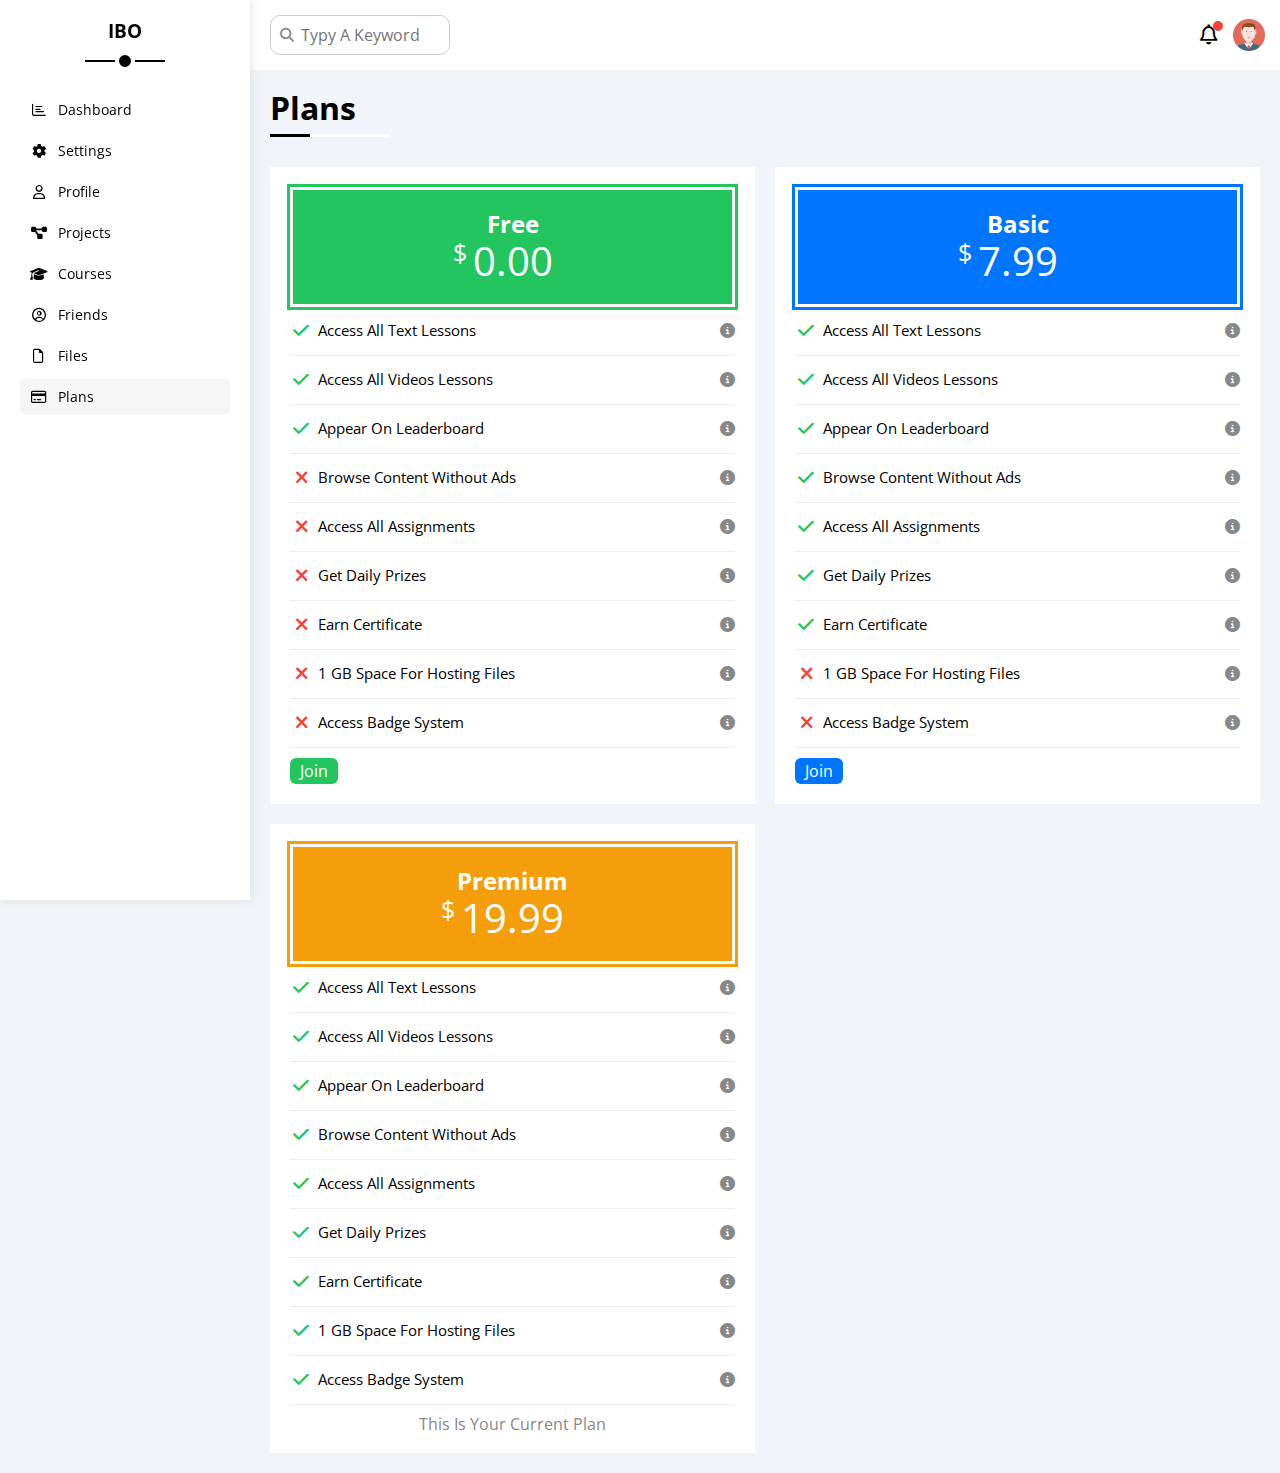
<file: plans.html>
<!DOCTYPE html>
<html lang="en">
  <head>
    <meta charset="UTF-8" />
    <meta name="viewport" content="width=device-width, initial-scale=1.0" />
    <title>IBO Plans</title>
    <!-- Add Fontawesome Library -->
    <link rel="stylesheet" href="CSS/all.min.css" />
    <!-- Link My Created Framework -->
    <link rel="stylesheet" href="CSS/framework.css" />
    <!-- Link Main CSS file -->
    <link rel="stylesheet" href="CSS/main.css" />
    <!-- Add Normalize Library, it make elements render normally -->
    <link rel="stylesheet" href="CSS/normalize.css" />
    <!-- Add Fonts From Google -->
    <link rel="preconnect" href="https://fonts.googleapis.com" />
    <link rel="preconnect" href="https://fonts.gstatic.com" crossorigin />
    <link
      href="https://fonts.googleapis.com/css2?family=Open+Sans:ital,wght@0,300..800;1,300..800&display=swap"
      rel="stylesheet"
    />
  </head>
  <body>
    <!-- Start Page -->
    <div class="page d-flex">
      <!-- Start Sidebar -->
      <div class="sidebar bg-white p-20 p-relative">
        <h3 class="p-relative txt-c mt-0">IBO</h3>
        <ul>
          <li>
            <a
              class="d-flex align-center fs-14 c-black rad-6 p-10"
              href="index.html"
            >
              <i class="fa-regular fa-chart-bar fa-fw"></i>
              <span>Dashboard</span>
            </a>
          </li>
          <li>
            <a
              class="d-flex align-center fs-14 c-black rad-6 p-10"
              href="settings.html"
            >
              <i class="fa-solid fa-gear fa-fw"></i>
              <span>Settings</span>
            </a>
          </li>
          <li>
            <a
              class="d-flex align-center fs-14 c-black rad-6 p-10"
              href="profile.html"
            >
              <i class="fa-regular fa-user fa-fw"></i>
              <span>Profile</span>
            </a>
          </li>
          <li>
            <a
              class="d-flex align-center fs-14 c-black rad-6 p-10"
              href="projects.html"
            >
              <i class="fa-solid fa-diagram-project fa-fw"></i>
              <span>Projects</span>
            </a>
          </li>
          <li>
            <a
              class="d-flex align-center fs-14 c-black rad-6 p-10"
              href="courses.html"
            >
              <i class="fa-solid fa-graduation-cap fa-fw"></i>
              <span>Courses</span>
            </a>
          </li>
          <li>
            <a
              class="d-flex align-center fs-14 c-black rad-6 p-10"
              href="friends.html"
            >
              <i class="fa-regular fa-circle-user fa-fw"></i>
              <span>Friends</span>
            </a>
          </li>
          <li>
            <a
              class="d-flex align-center fs-14 c-black rad-6 p-10"
              href="files.html"
            >
              <i class="fa-regular fa-file fa-fw"></i>
              <span>Files</span>
            </a>
          </li>
          <li>
            <a
              class="active d-flex align-center fs-14 c-black rad-6 p-10"
              href="plans.html"
            >
              <i class="fa-regular fa-credit-card fa-fw"></i>
              <span>Plans</span>
            </a>
          </li>
        </ul>
      </div>
      <!-- End Sidebar -->
      <div class="content w-full">
        <!-- Start Head -->
        <div class="head bg-white p-15 between-flex">
          <div class="search p-relative">
            <input class="p-10" type="search" placeholder="Typy A Keyword" />
          </div>
          <div class="icons d-flex align-center">
            <span class="notification p-relative"
              ><i class="fa-regular fa-bell fa-lg"></i
            ></span>
            <img src="imgs/avatar.png" alt="Profile Picture" />
          </div>
        </div>
        <!-- End Head -->
        <h1 class="p-relative">Plans</h1>
        <div class="plans-page d-grid m-20 gap-20">
          <div class="plan green bg-white p-20">
            <div class="top bg-green txt-c p-20">
              <h2 class="m-0 c-white">Free</h2>
              <div class="price c-white"><span>$</span>0.00</div>
            </div>
            <ul>
              <li class="border-b-eee">
                <i class="fa-solid fa-check fa-fw yes"></i>
                <span>Access All Text Lessons</span>
                <i class="fa-solid fa-circle-info help"></i>
              </li>
              <li class="border-b-eee">
                <i class="fa-solid fa-check fa-fw yes"></i>
                <span>Access All Videos Lessons</span>
                <i class="fa-solid fa-circle-info help"></i>
              </li>
              <li class="border-b-eee">
                <i class="fa-solid fa-check fa-fw yes"></i>
                <span>Appear On Leaderboard</span>
                <i class="fa-solid fa-circle-info help"></i>
              </li>
              <li class="border-b-eee">
                <i class="fa-solid fa-xmark fa-fw"></i>
                <span>Browse Content Without Ads</span>
                <i class="fa-solid fa-circle-info help"></i>
              </li>
              <li class="border-b-eee">
                <i class="fa-solid fa-xmark fa-fw"></i>
                <span>Access All Assignments</span>
                <i class="fa-solid fa-circle-info help"></i>
              </li>
              <li class="border-b-eee">
                <i class="fa-solid fa-xmark fa-fw"></i>
                <span>Get Daily Prizes</span>
                <i class="fa-solid fa-circle-info help"></i>
              </li>
              <li class="border-b-eee">
                <i class="fa-solid fa-xmark fa-fw"></i>
                <span>Earn Certificate</span>
                <i class="fa-solid fa-circle-info help"></i>
              </li>
              <li class="border-b-eee">
                <i class="fa-solid fa-xmark fa-fw"></i>
                <span>1 GB Space For Hosting Files</span>
                <i class="fa-solid fa-circle-info help"></i>
              </li>
              <li class="border-b-eee">
                <i class="fa-solid fa-xmark fa-fw"></i>
                <span>Access Badge System</span>
                <i class="fa-solid fa-circle-info help"></i>
              </li>
            </ul>
            <a href="#" class="btn-shape bg-green c-white d-block w-fit"
              >Join</a
            >
          </div>
          <!-- Start Plan -->
          <div class="plan blue bg-white p-20">
            <div class="top bg-blue txt-c p-20">
              <h2 class="m-0 c-white">Basic</h2>
              <div class="price c-white"><span>$</span>7.99</div>
            </div>
            <ul class="p-0">
              <li class="border-b-eee">
                <i class="fa-solid fa-check fa-fw yes"></i>
                <span>Access All Text Lessons</span>
                <i class="fa-solid fa-circle-info help"></i>
              </li>
              <li class="border-b-eee">
                <i class="fa-solid fa-check fa-fw yes"></i>
                <span>Access All Videos Lessons</span>
                <i class="fa-solid fa-circle-info help"></i>
              </li>
              <li class="border-b-eee">
                <i class="fa-solid fa-check fa-fw yes"></i>
                <span>Appear On Leaderboard</span>
                <i class="fa-solid fa-circle-info help"></i>
              </li>
              <li class="border-b-eee">
                <i class="fa-solid fa-check fa-fw yes"></i>
                <span>Browse Content Without Ads</span>
                <i class="fa-solid fa-circle-info help"></i>
              </li>
              <li class="border-b-eee">
                <i class="fa-solid fa-check fa-fw yes"></i>
                <span>Access All Assignments</span>
                <i class="fa-solid fa-circle-info help"></i>
              </li>
              <li class="border-b-eee">
                <i class="fa-solid fa-check fa-fw yes"></i>
                <span>Get Daily Prizes</span>
                <i class="fa-solid fa-circle-info help"></i>
              </li>
              <li class="border-b-eee">
                <i class="fa-solid fa-check fa-fw yes"></i>
                <span>Earn Certificate</span>
                <i class="fa-solid fa-circle-info help"></i>
              </li>
              <li class="border-b-eee">
                <i class="fa-solid fa-xmark fa-fw"></i>
                <span>1 GB Space For Hosting Files</span>
                <i class="fa-solid fa-circle-info help"></i>
              </li>
              <li class="border-b-eee">
                <i class="fa-solid fa-xmark fa-fw"></i>
                <span>Access Badge System</span>
                <i class="fa-solid fa-circle-info help"></i>
              </li>
            </ul>
            <a href="#" class="btn-shape bg-blue c-white d-block w-fit">Join</a>
          </div>
          <!-- End Plan -->
          <!-- Start Plan -->
          <div class="plan orange bg-white p-20">
            <div class="top bg-orange txt-c p-20">
              <h2 class="m-0 c-white">Premium</h2>
              <div class="price c-white"><span>$</span>19.99</div>
            </div>
            <ul class="list-none p-0">
              <li class="border-b-eee">
                <i class="fa-solid fa-check fa-fw yes"></i>
                <span>Access All Text Lessons</span>
                <i class="fa-solid fa-circle-info help"></i>
              </li>
              <li class="border-b-eee">
                <i class="fa-solid fa-check fa-fw yes"></i>
                <span>Access All Videos Lessons</span>
                <i class="fa-solid fa-circle-info help"></i>
              </li>
              <li class="border-b-eee">
                <i class="fa-solid fa-check fa-fw yes"></i>
                <span>Appear On Leaderboard</span>
                <i class="fa-solid fa-circle-info help"></i>
              </li>
              <li class="border-b-eee">
                <i class="fa-solid fa-check fa-fw yes"></i>
                <span>Browse Content Without Ads</span>
                <i class="fa-solid fa-circle-info help"></i>
              </li>
              <li class="border-b-eee">
                <i class="fa-solid fa-check fa-fw yes"></i>
                <span>Access All Assignments</span>
                <i class="fa-solid fa-circle-info help"></i>
              </li>
              <li class="border-b-eee">
                <i class="fa-solid fa-check fa-fw yes"></i>
                <span>Get Daily Prizes</span>
                <i class="fa-solid fa-circle-info help"></i>
              </li>
              <li class="border-b-eee">
                <i class="fa-solid fa-check fa-fw yes"></i>
                <span>Earn Certificate</span>
                <i class="fa-solid fa-circle-info help"></i>
              </li>
              <li class="border-b-eee">
                <i class="fa-solid fa-check fa-fw yes"></i>
                <span>1 GB Space For Hosting Files</span>
                <i class="fa-solid fa-circle-info help"></i>
              </li>
              <li class="border-b-eee">
                <i class="fa-solid fa-check fa-fw yes"></i>
                <span>Access Badge System</span>
                <i class="fa-solid fa-circle-info help"></i>
              </li>
            </ul>
            <p class="c-grey m-0 txt-c">This Is Your Current Plan</p>
          </div>
          <!-- End Plan -->
        </div>
      </div>
    </div>
    <!-- End Page -->
  </body>
</html>
</file>
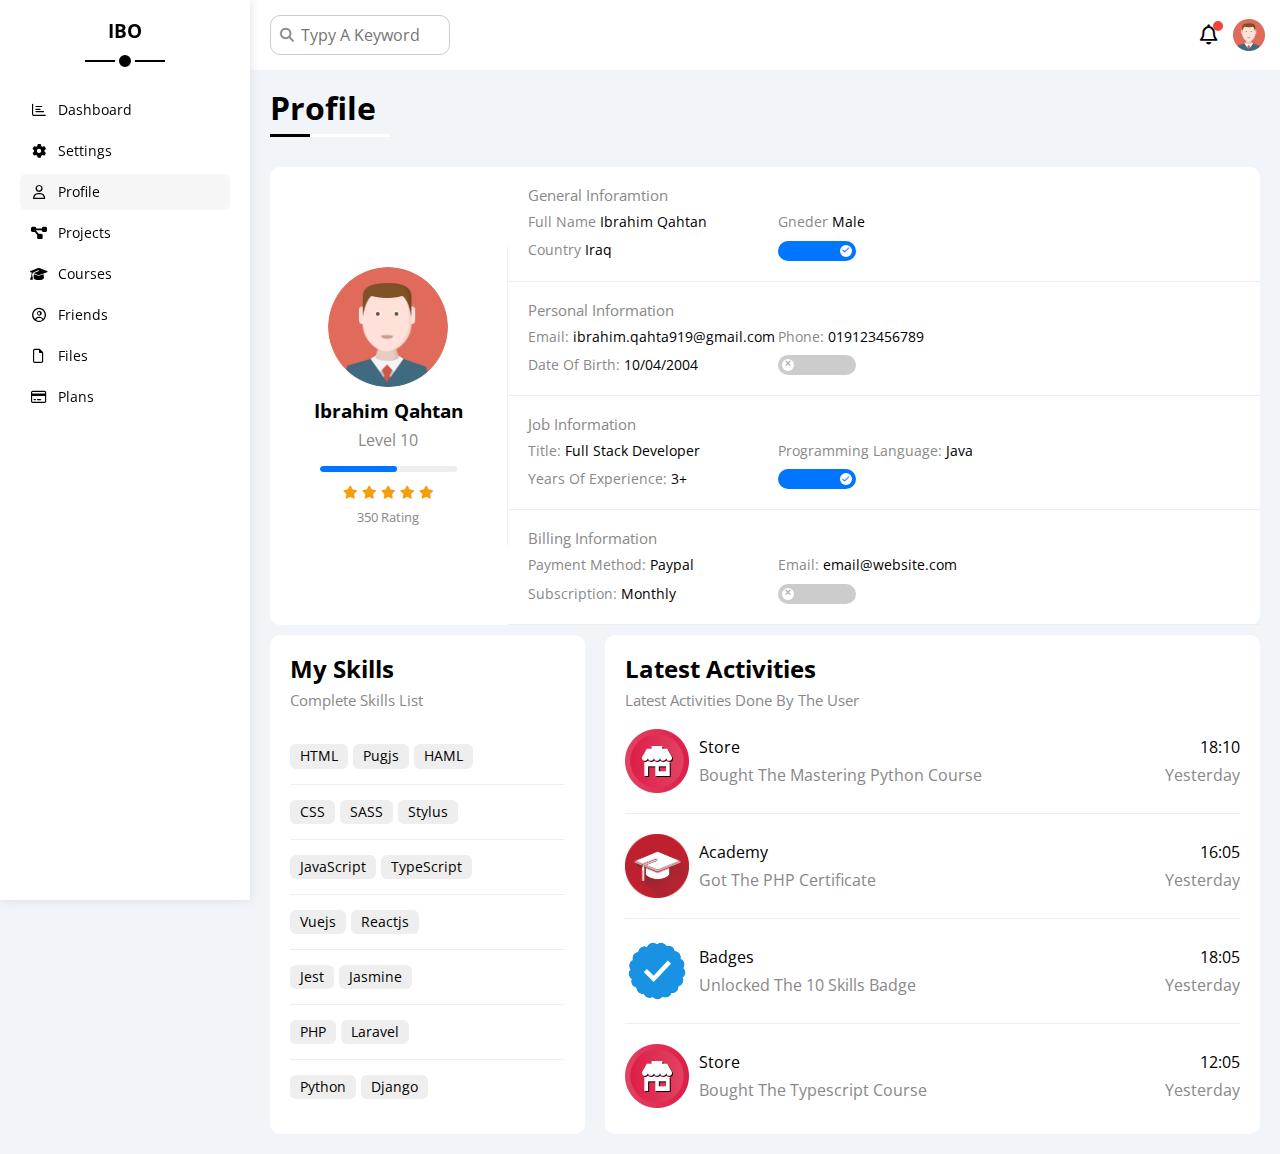
<file: profile.html>
<!DOCTYPE html>
<html lang="en">
  <head>
    <meta charset="UTF-8" />
    <meta name="viewport" content="width=device-width, initial-scale=1.0" />
    <title>IBO Profile</title>
    <!-- Add Fontawesome Library -->
    <link rel="stylesheet" href="CSS/all.min.css" />
    <!-- Link My Created Framework -->
    <link rel="stylesheet" href="CSS/framework.css" />
    <!-- Link Main CSS file -->
    <link rel="stylesheet" href="CSS/main.css" />
    <!-- Add Normalize Library, it make elements render normally -->
    <link rel="stylesheet" href="CSS/normalize.css" />
    <!-- Add Fonts From Google -->
    <link rel="preconnect" href="https://fonts.googleapis.com" />
    <link rel="preconnect" href="https://fonts.gstatic.com" crossorigin />
    <link
      href="https://fonts.googleapis.com/css2?family=Open+Sans:ital,wght@0,300..800;1,300..800&display=swap"
      rel="stylesheet"
    />
  </head>
  <body>
    <!-- Start Page -->
    <div class="page d-flex">
      <!-- Start Sidebar -->
      <div class="sidebar bg-white p-20 p-relative">
        <h3 class="p-relative txt-c mt-0">IBO</h3>
        <ul>
          <li>
            <a
              class="d-flex align-center fs-14 c-black rad-6 p-10"
              href="index.html"
            >
              <i class="fa-regular fa-chart-bar fa-fw"></i>
              <span>Dashboard</span>
            </a>
          </li>
          <li>
            <a
              class="d-flex align-center fs-14 c-black rad-6 p-10"
              href="settings.html"
            >
              <i class="fa-solid fa-gear fa-fw"></i>
              <span>Settings</span>
            </a>
          </li>
          <li>
            <a
              class="active d-flex align-center fs-14 c-black rad-6 p-10"
              href="profile.html"
            >
              <i class="fa-regular fa-user fa-fw"></i>
              <span>Profile</span>
            </a>
          </li>
          <li>
            <a
              class="d-flex align-center fs-14 c-black rad-6 p-10"
              href="projects.html"
            >
              <i class="fa-solid fa-diagram-project fa-fw"></i>
              <span>Projects</span>
            </a>
          </li>
          <li>
            <a
              class="d-flex align-center fs-14 c-black rad-6 p-10"
              href="courses.html"
            >
              <i class="fa-solid fa-graduation-cap fa-fw"></i>
              <span>Courses</span>
            </a>
          </li>
          <li>
            <a
              class="d-flex align-center fs-14 c-black rad-6 p-10"
              href="friends.html"
            >
              <i class="fa-regular fa-circle-user fa-fw"></i>
              <span>Friends</span>
            </a>
          </li>
          <li>
            <a
              class="d-flex align-center fs-14 c-black rad-6 p-10"
              href="files.html"
            >
              <i class="fa-regular fa-file fa-fw"></i>
              <span>Files</span>
            </a>
          </li>
          <li>
            <a
              class="d-flex align-center fs-14 c-black rad-6 p-10"
              href="plans.html"
            >
              <i class="fa-regular fa-credit-card fa-fw"></i>
              <span>Plans</span>
            </a>
          </li>
        </ul>
      </div>
      <!-- End Sidebar -->
      <div class="content w-full">
        <!-- Start Head -->
        <div class="head bg-white p-15 between-flex">
          <div class="search p-relative">
            <input class="p-10" type="search" placeholder="Typy A Keyword" />
          </div>
          <div class="icons d-flex align-center">
            <span class="notification p-relative"
              ><i class="fa-regular fa-bell fa-lg"></i
            ></span>
            <img src="imgs/avatar.png" alt="Profile Picture" />
          </div>
        </div>
        <!-- End Head -->
        <h1 class="p-relative">Profile</h1>
        <!-- Start Profile Page -->
        <div class="profile-page m-20">
          <!-- Start Overview -->
          <div class="overview bg-white rad-10 d-flex align-center">
            <div class="avatar-box txt-c p-20">
              <img
                class="rad-half mb-10"
                src="imgs/avatar.png"
                alt="Profile Picture"
              />
              <h3 class="m-0">Ibrahim Qahtan</h3>
              <p class="c-grey mt-10">Level 10</p>
              <div class="level rad-6 bg-eee p-relative">
                <span style="width: 56%"></span>
              </div>
              <div class="rating mt-10 mb-10">
                <i class="fa-solid fa-star c-orange fs-13"></i>
                <i class="fa-solid fa-star c-orange fs-13"></i>
                <i class="fa-solid fa-star c-orange fs-13"></i>
                <i class="fa-solid fa-star c-orange fs-13"></i>
                <i class="fa-solid fa-star c-orange fs-13"></i>
              </div>
              <p class="c-grey m-0 fs-13">350 Rating</p>
            </div>
            <div class="info-box w-full txt-c-mobile">
              <div class="box p-20 d-flex align-center border-b-eee">
                <h4 class="c-grey fs-15 m-0 w-full">General Inforamtion</h4>
                <div class="fs-14">
                  <span class="c-grey">Full Name</span>
                  <span>Ibrahim Qahtan</span>
                </div>
                <div class="fs-14">
                  <span class="c-grey">Gneder</span>
                  <span>Male</span>
                </div>
                <div class="fs-14">
                  <span class="c-grey">Country</span>
                  <span>Iraq </span>
                </div>
                <div class="fs-14">
                  <label>
                    <input class="toggle-checkbox" type="checkbox" checked />
                    <div class="toggle-switch"></div>
                  </label>
                </div>
              </div>
              <div class="box p-20 d-flex align-center border-b-eee">
                <h4 class="c-grey w-full fs-15 m-0">Personal Information</h4>
                <div class="fs-14">
                  <span class="c-grey">Email:</span>
                  <span>ibrahim.qahta919@gmail.com</span>
                </div>
                <div class="fs-14">
                  <span class="c-grey">Phone:</span>
                  <span>019123456789</span>
                </div>
                <div class="fs-14">
                  <span class="c-grey">Date Of Birth:</span>
                  <span>10/04/2004</span>
                </div>
                <div class="fs-14">
                  <label>
                    <input class="toggle-checkbox" type="checkbox" />
                    <div class="toggle-switch"></div>
                  </label>
                </div>
              </div>
              <div class="box p-20 d-flex align-center border-b-eee">
                <h4 class="c-grey w-full fs-15 m-0">Job Information</h4>
                <div class="fs-14">
                  <span class="c-grey">Title:</span>
                  <span>Full Stack Developer</span>
                </div>
                <div class="fs-14">
                  <span class="c-grey">Programming Language:</span>
                  <span>Java</span>
                </div>
                <div class="fs-14">
                  <span class="c-grey">Years Of Experience:</span>
                  <span>3+</span>
                </div>
                <div class="fs-14">
                  <label>
                    <input class="toggle-checkbox" type="checkbox" checked />
                    <div class="toggle-switch"></div>
                  </label>
                </div>
              </div>
              <div class="box p-20 d-flex align-center border-b-eee">
                <h4 class="c-grey w-full fs-15 m-0">Billing Information</h4>
                <div class="fs-14">
                  <span class="c-grey">Payment Method:</span>
                  <span>Paypal</span>
                </div>
                <div class="fs-14">
                  <span class="c-grey">Email:</span>
                  <span>email@website.com</span>
                </div>
                <div class="fs-14">
                  <span class="c-grey">Subscription:</span>
                  <span>Monthly</span>
                </div>
                <div class="fs-14">
                  <label>
                    <input class="toggle-checkbox" type="checkbox" />
                    <div class="toggle-switch"></div>
                  </label>
                </div>
              </div>
            </div>
          </div>
          <!-- End Overview -->
          <!-- Start Other Data -->
          <div class="other-data d-flex gap-20">
            <div class="skills-card p-20 bg-white rad-10 mt-10">
              <h2 class="mt-0 mb-10">My Skills</h2>
              <p class="mt-0 mb-20 c-grey fs-15">Complete Skills List</p>
              <ul class="m-0 txt-c-mobile">
                <li><span>HTML</span><span>Pugjs</span><span>HAML</span></li>
                <li><span>CSS</span><span>SASS</span><span>Stylus</span></li>
                <li><span>JavaScript</span><span>TypeScript</span></li>
                <li><span>Vuejs</span><span>Reactjs</span></li>
                <li><span>Jest</span><span>Jasmine</span></li>
                <li><span>PHP</span><span>Laravel</span></li>
                <li><span>Python</span><span>Django</span></li>
              </ul>
            </div>
            <div class="activities p-20 bg-white rad-10 mt-10">
              <h2 class="mt-0 mb-10">Latest Activities</h2>
              <p class="mt-0 mb-20 c-grey fs-15">
                Latest Activities Done By The User
              </p>
              <div class="activity d-flex align-center txt-c-mobile">
                <img src="imgs/activity-01.png" alt="" />
                <div class="info">
                  <span class="d-block mb-10">Store</span>
                  <span class="c-grey">Bought The Mastering Python Course</span>
                </div>
                <div class="date">
                  <span class="d-block mb-10">18:10</span>
                  <span class="c-grey">Yesterday</span>
                </div>
              </div>
              <div class="activity d-flex align-center txt-c-mobile">
                <img src="imgs/activity-02.png" alt="" />
                <div class="info">
                  <span class="d-block mb-10">Academy</span>
                  <span class="c-grey">Got The PHP Certificate</span>
                </div>
                <div class="date">
                  <span class="d-block mb-10">16:05</span>
                  <span class="c-grey">Yesterday</span>
                </div>
              </div>
              <div class="activity d-flex align-center txt-c-mobile">
                <img src="imgs/activity-03.png" alt="" />
                <div class="info">
                  <span class="d-block mb-10">Badges</span>
                  <span class="c-grey">Unlocked The 10 Skills Badge</span>
                </div>
                <div class="date">
                  <span class="d-block mb-10">18:05</span>
                  <span class="c-grey">Yesterday</span>
                </div>
              </div>
              <div class="activity d-flex align-center txt-c-mobile">
                <img src="imgs/activity-01.png" alt="" />
                <div class="info">
                  <span class="d-block mb-10">Store</span>
                  <span class="c-grey">Bought The Typescript Course</span>
                </div>
                <div class="date">
                  <span class="d-block mb-10">12:05</span>
                  <span class="c-grey">Yesterday</span>
                </div>
              </div>
            </div>
          </div>
          <!-- End Other Data -->
        </div>
        <!-- End Profile Page -->
      </div>
    </div>
    <!-- End Page -->
  </body>
</html>
</file>
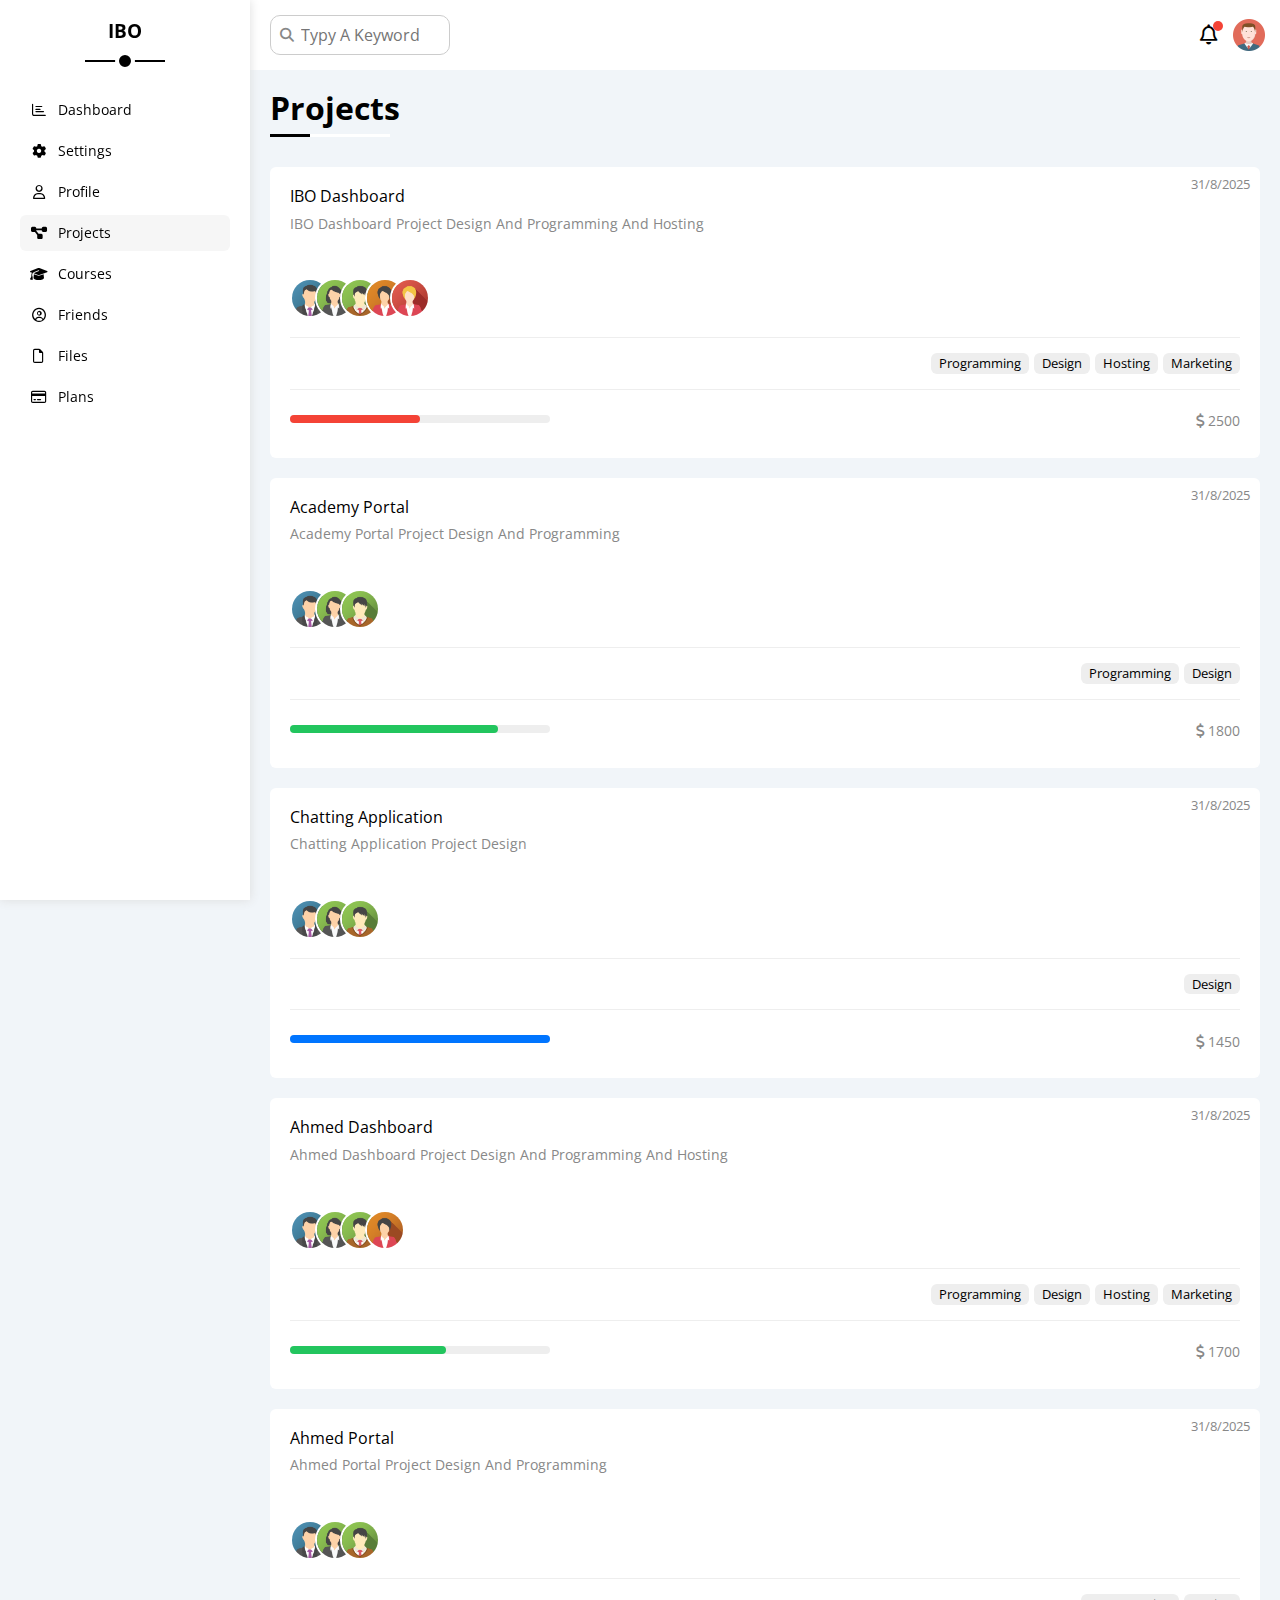
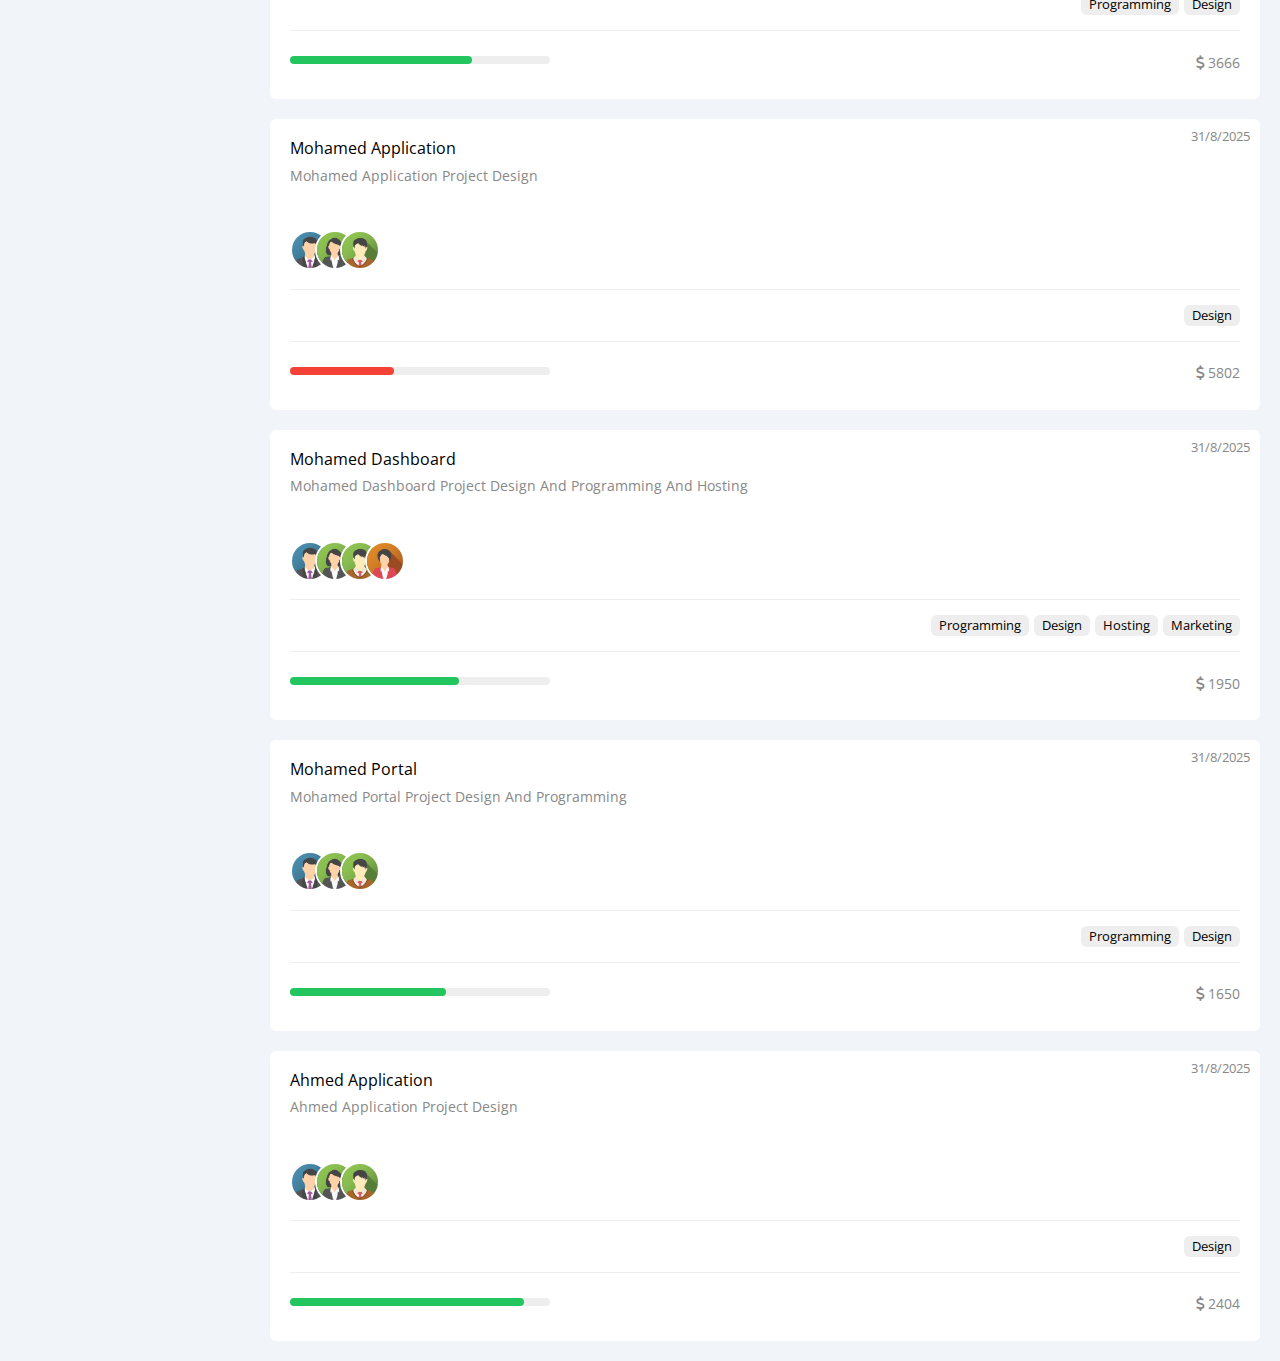
<file: projects.html>
<!DOCTYPE html>
<html lang="en">
  <head>
    <meta charset="UTF-8" />
    <meta name="viewport" content="width=device-width, initial-scale=1.0" />
    <title>IBO Projects</title>
    <!-- Add Fontawesome Library -->
    <link rel="stylesheet" href="CSS/all.min.css" />
    <!-- Link My Created Framework -->
    <link rel="stylesheet" href="CSS/framework.css" />
    <!-- Link Main CSS file -->
    <link rel="stylesheet" href="CSS/main.css" />
    <!-- Add Normalize Library, it make elements render normally -->
    <link rel="stylesheet" href="CSS/normalize.css" />
    <!-- Add Fonts From Google -->
    <link rel="preconnect" href="https://fonts.googleapis.com" />
    <link rel="preconnect" href="https://fonts.gstatic.com" crossorigin />
    <link
      href="https://fonts.googleapis.com/css2?family=Open+Sans:ital,wght@0,300..800;1,300..800&display=swap"
      rel="stylesheet"
    />
  </head>
  <body>
    <!-- Start Page -->
    <div class="page d-flex">
      <!-- Start Sidebar -->
      <div class="sidebar bg-white p-20 p-relative">
        <h3 class="p-relative txt-c mt-0">IBO</h3>
        <ul>
          <li>
            <a
              class="d-flex align-center fs-14 c-black rad-6 p-10"
              href="index.html"
            >
              <i class="fa-regular fa-chart-bar fa-fw"></i>
              <span>Dashboard</span>
            </a>
          </li>
          <li>
            <a
              class="d-flex align-center fs-14 c-black rad-6 p-10"
              href="settings.html"
            >
              <i class="fa-solid fa-gear fa-fw"></i>
              <span>Settings</span>
            </a>
          </li>
          <li>
            <a
              class="d-flex align-center fs-14 c-black rad-6 p-10"
              href="profile.html"
            >
              <i class="fa-regular fa-user fa-fw"></i>
              <span>Profile</span>
            </a>
          </li>
          <li>
            <a
              class="active d-flex align-center fs-14 c-black rad-6 p-10"
              href="projects.html"
            >
              <i class="fa-solid fa-diagram-project fa-fw"></i>
              <span>Projects</span>
            </a>
          </li>
          <li>
            <a
              class="d-flex align-center fs-14 c-black rad-6 p-10"
              href="courses.html"
            >
              <i class="fa-solid fa-graduation-cap fa-fw"></i>
              <span>Courses</span>
            </a>
          </li>
          <li>
            <a
              class="d-flex align-center fs-14 c-black rad-6 p-10"
              href="friends.html"
            >
              <i class="fa-regular fa-circle-user fa-fw"></i>
              <span>Friends</span>
            </a>
          </li>
          <li>
            <a
              class="d-flex align-center fs-14 c-black rad-6 p-10"
              href="files.html"
            >
              <i class="fa-regular fa-file fa-fw"></i>
              <span>Files</span>
            </a>
          </li>
          <li>
            <a
              class="d-flex align-center fs-14 c-black rad-6 p-10"
              href="plans.html"
            >
              <i class="fa-regular fa-credit-card fa-fw"></i>
              <span>Plans</span>
            </a>
          </li>
        </ul>
      </div>
      <!-- End Sidebar -->
      <div class="content w-full">
        <!-- Start Head -->
        <div class="head bg-white p-15 between-flex">
          <div class="search p-relative">
            <input class="p-10" type="search" placeholder="Typy A Keyword" />
          </div>
          <div class="icons d-flex align-center">
            <span class="notification p-relative"
              ><i class="fa-regular fa-bell fa-lg"></i
            ></span>
            <img src="imgs/avatar.png" alt="Profile Picture" />
          </div>
        </div>
        <!-- End Head -->
        <h1 class="p-relative">Projects</h1>
        <div class="projects-page d-grid m-20 gap-20">
          <div class="project bg-white p-20 rad-6 p-relative">
            <span class="date fs-13 c-grey">31/8/2025</span>
            <h4 class="m-0">IBO Dashboard</h4>
            <p class="c-grey mt-10 mb-10 fs-14">
              IBO Dashboard Project Design And Programming And Hosting
            </p>
            <div class="team">
              <a href="#"><img src="imgs/team-01.png" alt="" /></a>
              <a href="#"><img src="imgs/team-02.png" alt="" /></a>
              <a href="#"><img src="imgs/team-03.png" alt="" /></a>
              <a href="#"><img src="imgs/team-04.png" alt="" /></a>
              <a href="#"><img src="imgs/team-05.png" alt="" /></a>
            </div>
            <div class="do d-flex border-t-eee">
              <span class="fs-13 rad-6 bg-eee">Programming</span>
              <span class="fs-13 rad-6 bg-eee">Design</span>
              <span class="fs-13 rad-6 bg-eee">Hosting</span>
              <span class="fs-13 rad-6 bg-eee">Marketing</span>
            </div>
            <div class="info between-flex border-t-eee">
              <div class="prog bg-eee">
                <span class="bg-red" style="width: 50%"></span>
              </div>
              <div class="cont fs-14 c-grey">
                <i class="fa-solid fa-dollar-sign"></i>
                2500
              </div>
            </div>
          </div>
          <div class="project bg-white p-20 rad-6 p-relative">
            <span class="date fs-13 c-grey">31/8/2025</span>
            <h4 class="m-0">Academy Portal</h4>
            <p class="c-grey mt-10 mb-10 fs-14">
              Academy Portal Project Design And Programming
            </p>
            <div class="team">
              <a href="#"><img src="imgs/team-01.png" alt="" /></a>
              <a href="#"><img src="imgs/team-02.png" alt="" /></a>
              <a href="#"><img src="imgs/team-03.png" alt="" /></a>
            </div>
            <div class="do d-flex border-t-eee">
              <span class="fs-13 rad-6 bg-eee">Programming</span>
              <span class="fs-13 rad-6 bg-eee">Design</span>
            </div>
            <div class="info between-flex border-t-eee">
              <div class="prog bg-eee">
                <span class="bg-green" style="width: 80%"></span>
              </div>
              <div class="fs-14 c-grey">
                <i class="fa-solid fa-dollar-sign"></i>
                1800
              </div>
            </div>
          </div>
          <div class="project bg-white p-20 rad-6 p-relative">
            <span class="date fs-13 c-grey">31/8/2025</span>
            <h4 class="m-0">Chatting Application</h4>
            <p class="c-grey mt-10 mb-10 fs-14">
              Chatting Application Project Design
            </p>
            <div class="team">
              <a href="#"><img src="imgs/team-01.png" alt="" /></a>
              <a href="#"><img src="imgs/team-02.png" alt="" /></a>
              <a href="#"><img src="imgs/team-03.png" alt="" /></a>
            </div>
            <div class="do d-flex border-t-eee">
              <span class="fs-13 rad-6 bg-eee">Design</span>
            </div>
            <div class="info between-flex border-t-eee">
              <div class="prog bg-eee">
                <span class="bg-blue" style="width: 100%"></span>
              </div>
              <div class="fs-14 c-grey">
                <i class="fa-solid fa-dollar-sign"></i>
                1450
              </div>
            </div>
          </div>
          <div class="project bg-white p-20 rad-6 p-relative">
            <span class="date fs-13 c-grey">31/8/2025</span>
            <h4 class="m-0">Ahmed Dashboard</h4>
            <p class="c-grey mt-10 mb-10 fs-14">
              Ahmed Dashboard Project Design And Programming And Hosting
            </p>
            <div class="team">
              <a href="#"><img src="imgs/team-01.png" alt="" /></a>
              <a href="#"><img src="imgs/team-02.png" alt="" /></a>
              <a href="#"><img src="imgs/team-03.png" alt="" /></a>
              <a href="#"><img src="imgs/team-04.png" alt="" /></a>
            </div>
            <div class="do d-flex border-t-eee">
              <span class="fs-13 rad-6 bg-eee">Programming</span>
              <span class="fs-13 rad-6 bg-eee">Design</span>
              <span class="fs-13 rad-6 bg-eee">Hosting</span>
              <span class="fs-13 rad-6 bg-eee">Marketing</span>
            </div>
            <div class="info between-flex border-t-eee">
              <div class="prog bg-eee">
                <span class="bg-green" style="width: 60%"></span>
              </div>
              <div class="fs-14 c-grey">
                <i class="fa-solid fa-dollar-sign"></i>
                1700
              </div>
            </div>
          </div>
          <div class="project bg-white p-20 rad-6 p-relative">
            <span class="date fs-13 c-grey">31/8/2025</span>
            <h4 class="m-0">Ahmed Portal</h4>
            <p class="c-grey mt-10 mb-10 fs-14">
              Ahmed Portal Project Design And Programming
            </p>
            <div class="team">
              <a href="#"><img src="imgs/team-01.png" alt="" /></a>
              <a href="#"><img src="imgs/team-02.png" alt="" /></a>
              <a href="#"><img src="imgs/team-03.png" alt="" /></a>
            </div>
            <div class="do d-flex border-t-eee">
              <span class="fs-13 rad-6 bg-eee">Programming</span>
              <span class="fs-13 rad-6 bg-eee">Design</span>
            </div>
            <div class="info between-flex border-t-eee">
              <div class="prog bg-eee">
                <span class="bg-green" style="width: 70%"></span>
              </div>
              <div class="fs-14 c-grey">
                <i class="fa-solid fa-dollar-sign"></i>
                3666
              </div>
            </div>
          </div>
          <div class="project bg-white p-20 rad-6 p-relative">
            <span class="date fs-13 c-grey">31/8/2025</span>
            <h4 class="m-0">Mohamed Application</h4>
            <p class="c-grey mt-10 mb-10 fs-14">
              Mohamed Application Project Design
            </p>
            <div class="team">
              <a href="#"><img src="imgs/team-01.png" alt="" /></a>
              <a href="#"><img src="imgs/team-02.png" alt="" /></a>
              <a href="#"><img src="imgs/team-03.png" alt="" /></a>
            </div>
            <div class="do d-flex border-t-eee">
              <span class="fs-13 rad-6 bg-eee">Design</span>
            </div>
            <div class="info between-flex border-t-eee">
              <div class="prog bg-eee">
                <span class="bg-red" style="width: 40%"></span>
              </div>
              <div class="fs-14 c-grey">
                <i class="fa-solid fa-dollar-sign"></i>
                5802
              </div>
            </div>
          </div>
          <div class="project bg-white p-20 rad-6 p-relative">
            <span class="date fs-13 c-grey">31/8/2025</span>
            <h4 class="m-0">Mohamed Dashboard</h4>
            <p class="c-grey mt-10 mb-10 fs-14">
              Mohamed Dashboard Project Design And Programming And Hosting
            </p>
            <div class="team">
              <a href="#"><img src="imgs/team-01.png" alt="" /></a>
              <a href="#"><img src="imgs/team-02.png" alt="" /></a>
              <a href="#"><img src="imgs/team-03.png" alt="" /></a>
              <a href="#"><img src="imgs/team-04.png" alt="" /></a>
            </div>
            <div class="do d-flex border-t-eee">
              <span class="fs-13 rad-6 bg-eee">Programming</span>
              <span class="fs-13 rad-6 bg-eee">Design</span>
              <span class="fs-13 rad-6 bg-eee">Hosting</span>
              <span class="fs-13 rad-6 bg-eee">Marketing</span>
            </div>
            <div class="info between-flex border-t-eee">
              <div class="prog bg-eee">
                <span class="bg-green" style="width: 65%"></span>
              </div>
              <div class="fs-14 c-grey">
                <i class="fa-solid fa-dollar-sign"></i>
                1950
              </div>
            </div>
          </div>
          <div class="project bg-white p-20 rad-6 p-relative">
            <span class="date fs-13 c-grey">31/8/2025</span>
            <h4 class="m-0">Mohamed Portal</h4>
            <p class="c-grey mt-10 mb-10 fs-14">
              Mohamed Portal Project Design And Programming
            </p>
            <div class="team">
              <a href="#"><img src="imgs/team-01.png" alt="" /></a>
              <a href="#"><img src="imgs/team-02.png" alt="" /></a>
              <a href="#"><img src="imgs/team-03.png" alt="" /></a>
            </div>
            <div class="do d-flex border-t-eee">
              <span class="fs-13 rad-6 bg-eee">Programming</span>
              <span class="fs-13 rad-6 bg-eee">Design</span>
            </div>
            <div class="info between-flex border-t-eee">
              <div class="prog bg-eee">
                <span class="bg-green" style="width: 60%"></span>
              </div>
              <div class="fs-14 c-grey">
                <i class="fa-solid fa-dollar-sign"></i>
                1650
              </div>
            </div>
          </div>
          <div class="project bg-white p-20 rad-6 p-relative">
            <span class="date fs-13 c-grey">31/8/2025</span>
            <h4 class="m-0">Ahmed Application</h4>
            <p class="c-grey mt-10 mb-10 fs-14">
              Ahmed Application Project Design
            </p>
            <div class="team">
              <a href="#"><img src="imgs/team-01.png" alt="" /></a>
              <a href="#"><img src="imgs/team-02.png" alt="" /></a>
              <a href="#"><img src="imgs/team-03.png" alt="" /></a>
            </div>
            <div class="do d-flex border-t-eee">
              <span class="fs-13 rad-6 bg-eee">Design</span>
            </div>
            <div class="info between-flex border-t-eee">
              <div class="prog bg-eee">
                <span class="bg-green" style="width: 90%"></span>
              </div>
              <div class="fs-14 c-grey">
                <i class="fa-solid fa-dollar-sign"></i>
                2404
              </div>
            </div>
          </div>
        </div>
      </div>
    </div>
    <!-- End Page -->
  </body>
</html>
</file>
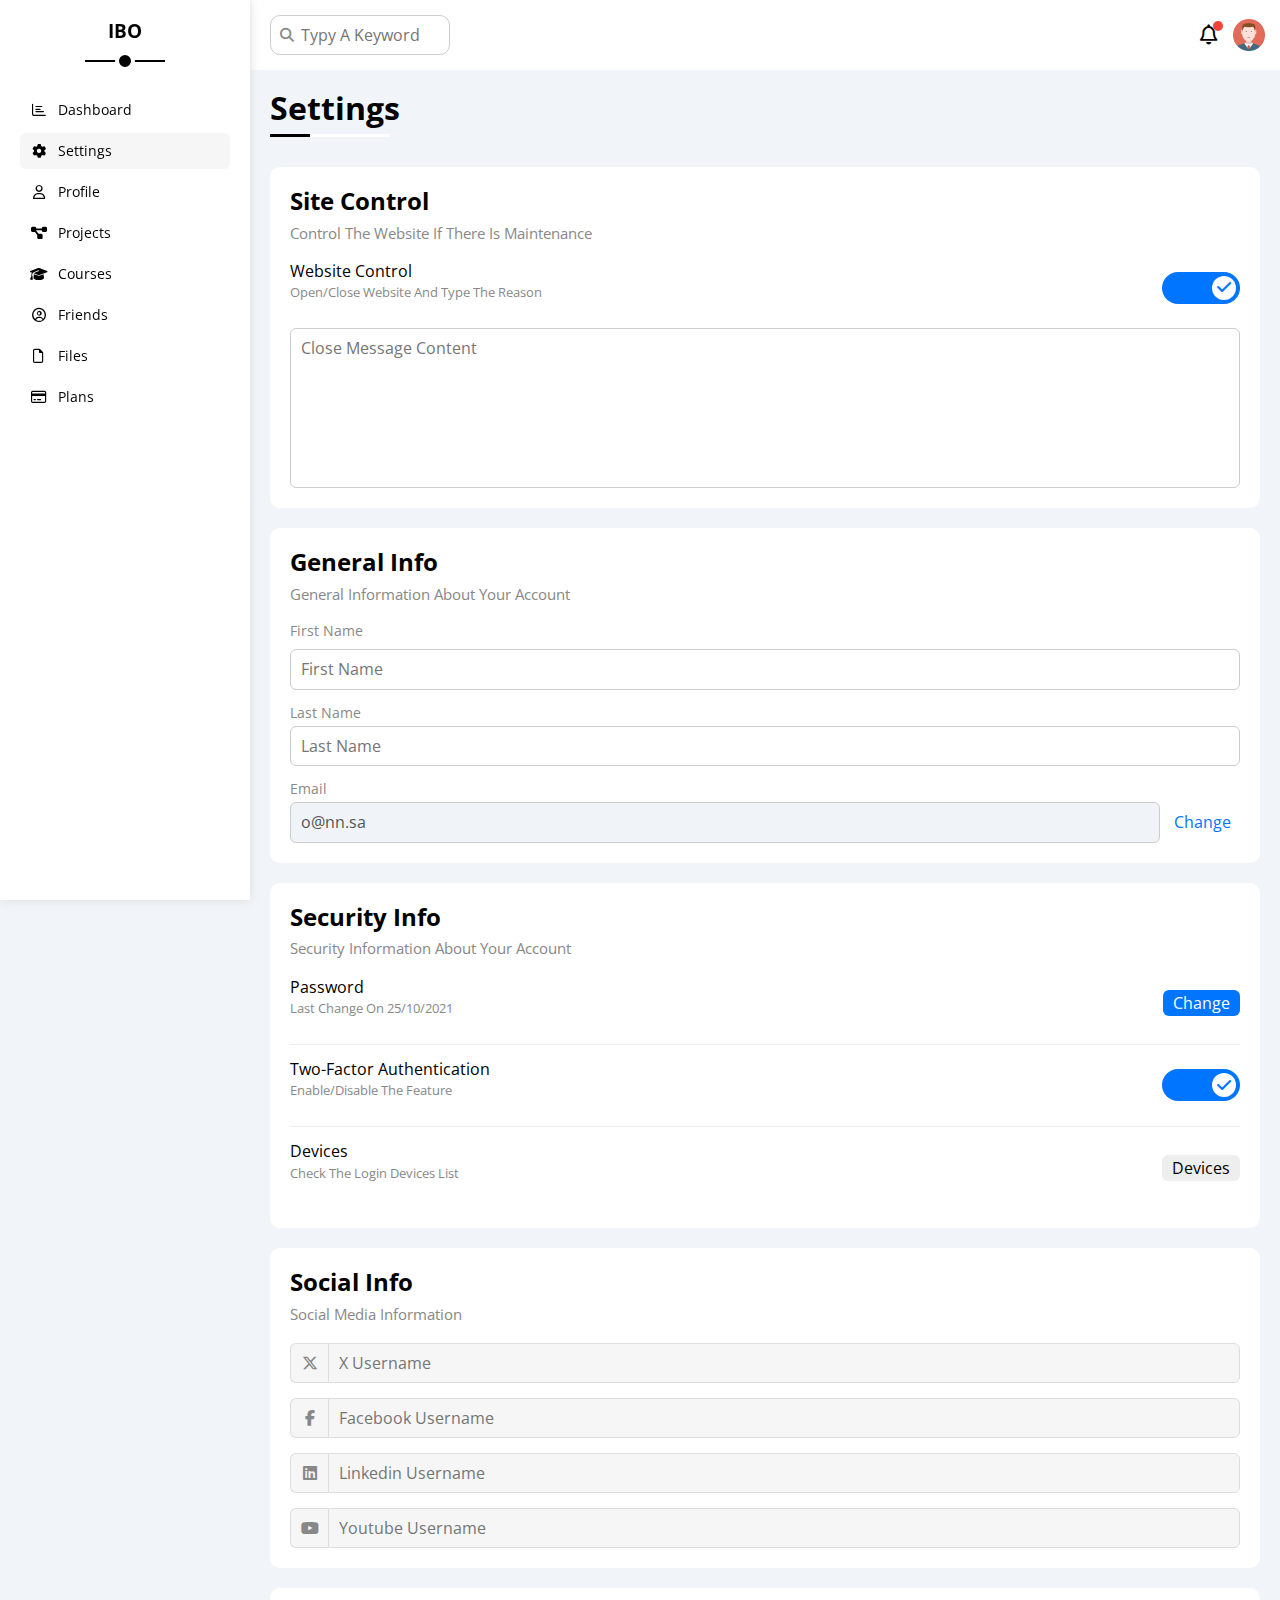
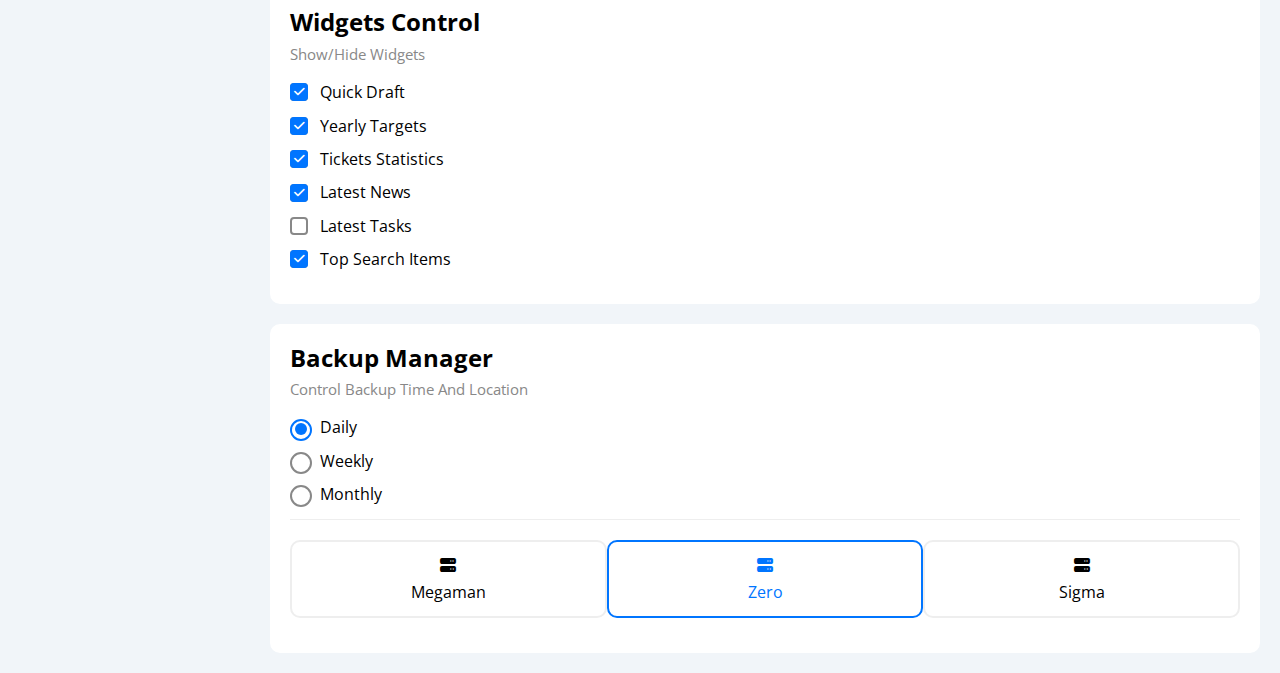
<file: settings.html>
<!DOCTYPE html>
<html lang="en">
  <head>
    <meta charset="UTF-8" />
    <meta name="viewport" content="width=device-width, initial-scale=1.0" />
    <title>IBO Dashboard</title>
    <!-- Add Fontawesome Library -->
    <link rel="stylesheet" href="CSS/all.min.css" />
    <!-- Link My Created Framework -->
    <link rel="stylesheet" href="CSS/framework.css" />
    <!-- Link Main CSS file -->
    <link rel="stylesheet" href="CSS/main.css" />
    <!-- Add Normalize Library, it make elements render normally -->
    <link rel="stylesheet" href="CSS/normalize.css" />
    <!-- Add Fonts From Google -->
    <link rel="preconnect" href="https://fonts.googleapis.com" />
    <link rel="preconnect" href="https://fonts.gstatic.com" crossorigin />
    <link
      href="https://fonts.googleapis.com/css2?family=Open+Sans:ital,wght@0,300..800;1,300..800&display=swap"
      rel="stylesheet"
    />
  </head>
  <body>
    <!-- Start Page -->
    <div class="page d-flex">
      <!-- Start Sidebar -->
      <div class="sidebar bg-white p-20 p-relative">
        <h3 class="p-relative txt-c mt-0">IBO</h3>
        <ul>
          <li>
            <a
              class="d-flex align-center fs-14 c-black rad-6 p-10"
              href="index.html"
            >
              <i class="fa-regular fa-chart-bar fa-fw"></i>
              <span>Dashboard</span>
            </a>
          </li>
          <li>
            <a
              class="active d-flex align-center fs-14 c-black rad-6 p-10"
              href="settings.html"
            >
              <i class="fa-solid fa-gear fa-fw"></i>
              <span>Settings</span>
            </a>
          </li>
          <li>
            <a
              class="d-flex align-center fs-14 c-black rad-6 p-10"
              href="profile.html"
            >
              <i class="fa-regular fa-user fa-fw"></i>
              <span>Profile</span>
            </a>
          </li>
          <li>
            <a
              class="d-flex align-center fs-14 c-black rad-6 p-10"
              href="projects.html"
            >
              <i class="fa-solid fa-diagram-project fa-fw"></i>
              <span>Projects</span>
            </a>
          </li>
          <li>
            <a
              class="d-flex align-center fs-14 c-black rad-6 p-10"
              href="courses.html"
            >
              <i class="fa-solid fa-graduation-cap fa-fw"></i>
              <span>Courses</span>
            </a>
          </li>
          <li>
            <a
              class="d-flex align-center fs-14 c-black rad-6 p-10"
              href="friends.html"
            >
              <i class="fa-regular fa-circle-user fa-fw"></i>
              <span>Friends</span>
            </a>
          </li>
          <li>
            <a
              class="d-flex align-center fs-14 c-black rad-6 p-10"
              href="files.html"
            >
              <i class="fa-regular fa-file fa-fw"></i>
              <span>Files</span>
            </a>
          </li>
          <li>
            <a
              class="d-flex align-center fs-14 c-black rad-6 p-10"
              href="plans.html"
            >
              <i class="fa-regular fa-credit-card fa-fw"></i>
              <span>Plans</span>
            </a>
          </li>
        </ul>
      </div>
      <!-- End Sidebar -->
      <div class="content w-full">
        <!-- Start Head -->
        <div class="head bg-white p-15 between-flex">
          <div class="search p-relative">
            <input class="p-10" type="search" placeholder="Typy A Keyword" />
          </div>
          <div class="icons d-flex align-center">
            <span class="notification p-relative"
              ><i class="fa-regular fa-bell fa-lg"></i
            ></span>
            <img src="imgs/avatar.png" alt="Profile Picture" />
          </div>
        </div>
        <!-- End Head -->
        <h1 class="p-relative">Settings</h1>
        <div class="settings-page m-20 d-grid gap-20">
          <!-- Start Settings Box -->
          <div class="p-20 bg-white rad-10">
            <h2 class="mt-0 mb-10">Site Control</h2>
            <p class="mt-0 mb-20 c-grey fs-15">
              Control The Website If There Is Maintenance
            </p>
            <div class="mb-15 between-flex">
              <div>
                <span>Website Control</span>
                <p class="c-grey mt-5 mb-0 fs-13">
                  Open/Close Website And Type The Reason
                </p>
              </div>
              <div>
                <label>
                  <input class="toggle-checkbox" type="checkbox" checked />
                  <div class="toggle-switch"></div>
                </label>
              </div>
            </div>
            <textarea
              class="close-message p-10 rad-6 d-block w-full"
              placeholder="Close Message Content"
            ></textarea>
          </div>
          <!-- End Settings Box -->
          <!-- Start Settings Box -->
          <div class="p-20 bg-white rad-10">
            <h2 class="mt-0 mb-10">General Info</h2>
            <p class="mt-0 mb-20 c-grey fs-15">
              General Information About Your Account
            </p>
            <div class="mb-15">
              <label class="fs-14 c-grey d-block mb-10" for="first"
                >First Name</label
              >
              <input
                class="b-none border-ccc p-10 rad-6 d-block w-full"
                type="text"
                id="first"
                placeholder="First Name"
              />
            </div>
            <div class="mb-15">
              <label class="fs-14 c-grey d-block mb-5" for="last"
                >Last Name</label
              >
              <input
                class="b-none border-ccc p-10 rad-6 d-block w-full"
                id="last"
                type="text"
                placeholder="Last Name"
              />
            </div>
            <div>
              <label class="fs-14 c-grey d-block mb-5" for="email">Email</label>
              <input
                class="email b-none border-ccc p-10 rad-6 w-full mr-10"
                id="email"
                type="email"
                value="o@nn.sa"
                disabled
              />
              <a class="c-blue" href="#">Change</a>
            </div>
          </div>
          <!-- End Settings Box -->
          <!-- Start Settings Box -->
          <div class="p-20 bg-white rad-10">
            <h2 class="mt-0 mb-10">Security Info</h2>
            <p class="mt-0 mb-20 c-grey fs-15">
              Security Information About Your Account
            </p>
            <div class="sec-box mb-15 between-flex">
              <div>
                <span>Password</span>
                <p class="c-grey mt-5 mb-0 fs-13">Last Change On 25/10/2021</p>
              </div>
              <a class="button bg-blue c-white btn-shape" href="#">Change</a>
            </div>
            <div class="sec-box mb-15 between-flex">
              <div>
                <span>Two-Factor Authentication</span>
                <p class="c-grey mt-5 mb-0 fs-13">Enable/Disable The Feature</p>
              </div>
              <label>
                <input class="toggle-checkbox" type="checkbox" checked />
                <div class="toggle-switch"></div>
              </label>
            </div>
            <div class="sec-box between-flex">
              <div>
                <span>Devices</span>
                <p class="c-grey mt-5 mb-0 fs-13">
                  Check The Login Devices List
                </p>
              </div>
              <a class="bg-eee c-black btn-shape" href="#">Devices</a>
            </div>
          </div>
          <!-- End Settings Box -->
          <!-- Start Settings Box -->
          <div class="social-boxes p-20 bg-white rad-10">
            <h2 class="mt-0 mb-10">Social Info</h2>
            <p class="mt-0 mb-20 c-grey fs-15">Social Media Information</p>
            <div class="d-flex align-center mb-15">
              <i
                class="fa-brands fa-x-twitter center-flex c-grey border-ddd"
              ></i>
              <input
                class="w-full border-ddd"
                type="text"
                placeholder="X Username"
              />
            </div>
            <div class="d-flex align-center mb-15">
              <i
                class="fa-brands fa-facebook-f center-flex c-grey border-ddd"
              ></i>
              <input
                class="w-full border-ddd"
                type="text"
                placeholder="Facebook Username"
              />
            </div>
            <div class="d-flex align-center mb-15">
              <i
                class="fa-brands fa-linkedin center-flex c-grey border-ddd"
              ></i>
              <input
                class="w-full border-ddd"
                type="text"
                placeholder="Linkedin Username"
              />
            </div>
            <div class="d-flex align-center">
              <i class="fa-brands fa-youtube center-flex c-grey border-ddd"></i>
              <input
                class="w-full border-ddd"
                type="text"
                placeholder="Youtube Username"
              />
            </div>
          </div>
          <!-- End Settings Box -->
          <!-- Start Settings Box -->
          <div class="widgets-control p-20 bg-white rad-10">
            <h2 class="mt-0 mb-10">Widgets Control</h2>
            <p class="mt-0 mb-20 c-grey fs-15">Show/Hide Widgets</p>
            <div class="control d-flex align-center mb-15">
              <input type="checkbox" id="one" checked />
              <label for="one">Quick Draft</label>
            </div>
            <div class="control d-flex align-center mb-15">
              <input type="checkbox" id="two" checked />
              <label for="two">Yearly Targets</label>
            </div>
            <div class="control d-flex align-center mb-15">
              <input type="checkbox" id="three" checked />
              <label for="three">Tickets Statistics</label>
            </div>
            <div class="control d-flex align-center mb-15">
              <input type="checkbox" id="four" checked />
              <label for="four">Latest News</label>
            </div>
            <div class="control d-flex align-center mb-15">
              <input type="checkbox" id="five" />
              <label for="five">Latest Tasks</label>
            </div>
            <div class="control d-flex align-center mb-15">
              <input type="checkbox" id="six" checked />
              <label for="six">Top Search Items</label>
            </div>
          </div>
          <!-- End Settings Box -->
          <!-- Start Settings Box -->
          <div class="backup-control p-20 bg-white rad-10">
            <h2 class="mt-0 mb-10">Backup Manager</h2>
            <p class="mt-0 mb-20 c-grey fs-15">
              Control Backup Time And Location
            </p>
            <div class="date d-flex align-center mb-15">
              <input type="radio" name="time" id="daily" checked />
              <label for="daily">Daily</label>
            </div>
            <div class="date d-flex align-center mb-15">
              <input type="radio" name="time" id="weekly" />
              <label for="weekly">Weekly</label>
            </div>
            <div class="date d-flex align-center mb-15">
              <input type="radio" name="time" id="monthly" />
              <label for="monthly">Monthly</label>
            </div>
            <div class="servers d-flex align-center txt-c border-t-eee">
              <input type="radio" name="servers" id="server-one" />
              <div class="server mb-15 rad-10 w-full">
                <label class="d-block m-15" for="server-one">
                  <i class="fa-solid fa-server d-block mb-10"></i>
                  Megaman
                </label>
              </div>
              <input type="radio" name="servers" id="server-two" checked />
              <div class="server mb-15 rad-10 w-full">
                <label class="d-block m-15" for="server-two">
                  <i class="fa-solid fa-server d-block mb-10"></i>
                  Zero
                </label>
              </div>
              <input type="radio" name="servers" id="server-three" />
              <div class="server mb-15 rad-10 w-full">
                <label class="d-block m-15" for="server-three">
                  <i class="fa-solid fa-server d-block mb-10"></i>
                  Sigma
                </label>
              </div>
            </div>
          </div>
          <!-- End Settings Box -->
        </div>
      </div>
    </div>
    <!-- End Page -->
  </body>
</html>
</file>
<file: CSS/framework.css>
/* Start Variables */
:root {
  --blue-color: #0075ff;
  --blue-alt-color: #0d69d5;
  --orange-color: #f59e0b;
  --green-color: #22c55e;
  --red-color: #f44336;
  --grey-color: #888;
}
/* End Variables */
/* Start Box */
.d-flex {
  display: flex;
}
.f-wrap {
  flex-wrap: wrap;
}
.align-center {
  align-items: center;
}
.d-grid {
  display: grid;
}
.gap-20 {
  gap: 20px;
}
@media (max-width: 767px) {
  .block-moblie {
    display: block;
  }
  .hide-mobile {
    display: none;
  }
}
.d-block {
  display: block;
}
.space-between {
  justify-content: space-between;
}
/* End Box */
/* Start Padding + Margin */
.p-10 {
  padding: 10px;
}
.p-15 {
  padding: 15px;
}
.p-20 {
  padding: 20px;
}
.pt-10 {
  padding-top: 10px;
}
.pt-15 {
  padding-top: 15px;
}
.pt-20 {
  padding-top: 20px;
}
.pb-10 {
  padding-bottom: 10px;
}
.pb-15 {
  padding-bottom: 15px;
}
.pb-20 {
  padding-bottom: 20px;
}
.pl-15 {
  padding-left: 15px;
}
.m-0 {
  margin: 0;
}
.m-15 {
  margin: 15px;
}
.m-20 {
  margin: 20px;
}
.mt-0 {
  margin-top: 0;
}
.mt-5 {
  margin-top: 5px;
}
.mt-5 {
  margin-top: 5px;
}
.mt-10 {
  margin-top: 10px;
}
.mt-15 {
  margin-top: 15px;
}
.mt-20 {
  margin-top: 20px;
}
.mt-25 {
  margin-top: 25px;
}
.mr-10 {
  margin-right: 10px;
}
.mr-15 {
  margin-right: 15px;
}
.mb-5 {
  margin-bottom: 5px;
}
.mb-10 {
  margin-bottom: 10px;
}
.mb-15 {
  margin-bottom: 15px;
}
.mb-20 {
  margin-bottom: 20px;
}
.mb-25 {
  margin-bottom: 25px;
}
/* End Padding + Margin */
/* Start Color */
.bg-white {
  background-color: white;
}
.c-black {
  color: black;
}
.bg-eee {
  background-color: #eee;
}
.c-grey {
  color: var(--grey-color);
}
.bg-blue {
  background-color: var(--blue-color);
}
.c-white {
  color: white;
}
.bg-orange {
  background-color: var(--orange-color);
}
.bg-green {
  background-color: var(--green-color);
}
.bg-red {
  background-color: var(--red-color);
}
.c-orange {
  color: var(--orange-color);
}
.c-blue {
  color: var(--blue-color);
}
.c-green {
  color: var(--green-color);
}
.c-red {
  color: var(--red-color);
}
/* End Color */
/* Start Position */
.p-relative {
  position: relative;
}
.p-absolute {
  position: absolute;
}
/* End Position */
/* Start Font */
.txt-c {
  text-align: center;
}
.fs-13 {
  font-size: 13px;
}
.fs-14 {
  font-size: 14px;
}
.fs-15 {
  font-size: 15px;
}
.fw-bold {
  font-weight: bold;
}
.h-full {
  height: 100%;
}
@media (max-width: 767px) {
  .txt-c-mobile {
    text-align: center;
  }
}
/* End Font */
/* Start Border */
.rad-6 {
  -webkit-border-radius: 6px;
  -moz-border-radius: 6px;
  -ms-border-radius: 6px;
  -o-border-radius: 6px;
  border-radius: 6px;
}
.rad-10 {
  -webkit-border-radius: 10px;
  -moz-border-radius: 10px;
  -ms-border-radius: 10px;
  -o-border-radius: 10px;
  border-radius: 10px;
}
.rad-half {
  -webkit-border-radius: 50%;
  -moz-border-radius: 50%;
  -ms-border-radius: 50%;
  -o-border-radius: 50%;
  border-radius: 50%;
}
.b-none {
  border: none;
}
.border-ccc {
  border: 1px solid #ccc;
}
.border-eee {
  border: 1px solid #eee;
}
.border-t-eee {
  border-top: 1px solid #eee;
}
.border-b-eee {
  border-bottom: 1px solid #eee;
}
.border-l-eee {
  border-left: 1px solid #eee;
}
.border-ddd {
  border: 1px solid #ddd;
}
/* End Border */
/* Start width */
.w-full {
  width: 100%;
}
.w-fit {
  width: fit-content;
}
.w-100 {
  width: 100px;
}
.h-100 {
  height: 100px;
}
/* End width */
/* Start Components */
.center-flex {
  display: flex;
  justify-content: center;
  align-items: center;
}
.between-flex {
  display: flex;
  justify-content: space-between;
  align-items: center;
}
.btn-shape {
  padding: 4px 10px;
  -webkit-border-radius: 6px;
  -moz-border-radius: 6px;
  -ms-border-radius: 6px;
  -o-border-radius: 6px;
  border-radius: 6px;
}
/* End Components */
</file>
<file: CSS/main.css>
/* Start Variables */
:root {
  --blue-color: #0075ff;
  --blue-alt-color: #0d69d5;
  --orange-color: #f59e0b;
  --green-color: #22c55e;
  --red-color: #f44336;
  --grey-color: #888;
  --main-transition: 0.3s;
}
/* End Variables */
/* Start Global Rules */
* {
  -webkit-box-sizing: border-box;
  -moz-box-sizing: border-box;
  -o-box-sizing: border-box;
  box-sizing: border-box;
}
body {
  font-family: "Open Sans", sans-serif;
  margin: 0;
}
*:focus {
  outline: none;
}
html {
  /* Scroller خاصية تجعل الانتقال الي الاقسام اكثر سلاسة كال */
  scroll-behavior: smooth;
}
/*
  Because we use a lot of ul and we do the same customization
  so its good to make it easier and put the main customization
  on CSS global rules
*/
ul {
  list-style: none;
  margin: 0;
  padding: 0;
}
a {
  text-decoration: none;
}
/* End Global Rules */
/* Start Scroller */
/*
  To Control The Scroller Width
*/
::-webkit-scrollbar {
  width: 15px;
}
/*
  To Control The Background Of The Scroller Color
*/
::-webkit-scrollbar-track {
  background-color: white;
}
/*
  To Control The Scroller Color
*/
::-webkit-scrollbar-thumb {
  background-color: var(--blue-color);
}
/*
  To Change The Scroller Color While Hovering
*/
::-webkit-scrollbar-thumb:hover {
  background-color: var(--blue-alt-color);
}
/* End Scroller */
.page {
  background-color: #f1f5f9;
  min-height: 100vh;
}
/* Start Sidebar */
.sidebar {
  width: 250px;
  box-shadow: 0 0 10px #ddd;
  position: fixed;
  height: 100vh;
}
.sidebar > h3 {
  margin-bottom: 50px;
}
.sidebar > h3::before,
.sidebar > h3::after {
  content: "";
  position: absolute;
  background-color: black;
  left: 50%;
  -webkit-transform: translateX(-50%);
  -moz-transform: translateX(-50%);
  -ms-transform: translateX(-50%);
  -o-transform: translateX(-50%);
  transform: translateX(-50%);
}
.sidebar > h3::before {
  width: 80px;
  height: 2px;
  bottom: -20px;
}
.sidebar > h3::after {
  bottom: -29px;
  width: 12px;
  height: 12px;
  -webkit-border-radius: 50%;
  -moz-border-radius: 50%;
  -ms-border-radius: 50%;
  -o-border-radius: 50%;
  border-radius: 50%;
  border: 4px solid white;
}
.sidebar ul li a {
  -webkit-transition: 0.3s;
  -moz-transition: 0.3s;
  -ms-transition: 0.3s;
  -o-transition: 0.3s;
  transition: 0.3s;
  margin-bottom: 5px;
}
.sidebar ul li a:hover,
.sidebar ul li a.active {
  background-color: #f6f6f6;
}
.sidebar ul li a span {
  font-size: 14px;
  margin-left: 10px;
}
@media (max-width: 767px) {
  .sidebar {
    width: 58px;
    padding: 10px;
  }
  .sidebar > h3 {
    font-size: 13px;
    margin-bottom: 15px;
  }
  .sidebar > h3::before,
  .sidebar > h3::after {
    display: none;
  }
  .sidebar ul li a span {
    display: none;
  }
}
/* End Sidebar */
/* Start Content */
.content {
  overflow: hidden;
  margin-left: 250px;
}
@media (max-width: 767px) {
  .content {
    margin-left: 58px;
  }
}
.head .search::before {
  font-family: var(--fa-style-family-classic);
  content: "\f002";
  font-weight: 900;
  position: absolute;
  left: 15px;
  top: 50%;
  -webkit-transform: translateY(-50%);
  -moz-transform: translateY(-50%);
  -ms-transform: translateY(-50%);
  -o-transform: translateY(-50%);
  transform: translateY(-50%);
  font-size: 14px;
  color: var(--grey-color);
}
.head .search input {
  border: 1px solid #ccc;
  -webkit-border-radius: 10px;
  -moz-border-radius: 10px;
  -ms-border-radius: 10px;
  -o-border-radius: 10px;
  border-radius: 10px;
  margin-left: 5px;
  padding-left: 30px;
  width: 180px;
  -webkit-transition: var(--main-transition);
  -moz-transition: var(--main-transition);
  -ms-transition: var(--main-transition);
  -o-transition: var(--main-transition);
  transition: var(--main-transition);
}
.head .search input:focus {
  width: 200px;
}
.head .search input:focus::placeholder {
  opacity: 0;
  -webkit-transition: var(--main-transition);
  -moz-transition: var(--main-transition);
  -ms-transition: var(--main-transition);
  -o-transition: var(--main-transition);
  transition: var(--main-transition);
}
.head .icons .notification::before {
  content: "";
  position: absolute;
  width: 10px;
  height: 10px;
  background-color: var(--red-color);
  -webkit-border-radius: 50%;
  -moz-border-radius: 50%;
  -ms-border-radius: 50%;
  -o-border-radius: 50%;
  border-radius: 50%;
  right: -5px;
  top: -5px;
}
.head .icons img {
  width: 32px;
  height: 32px;
  margin-left: 15px;
}
.page h1 {
  margin: 20px 20px 40px;
}
.page h1::before,
.page h1::after {
  content: "";
  height: 3px;
  position: absolute;
  bottom: -10px;
  left: 0;
}
.page h1::before {
  background-color: white;
  width: 120px;
}
.page h1::after {
  background-color: black;
  width: 40px;
}
.wrapper {
  grid-template-columns: repeat(auto-fill, minmax(450px, 1fr));
  margin-left: 20px;
  margin-right: 20px;
  margin-bottom: 20px;
}
@media (max-width: 767px) {
  .wrapper {
    grid-template-columns: minmax(200px, 1fr);
    margin-left: 10px;
    margin-right: 10px;
  }
}
/* End Content */
/* Start Welcome Widget */
.welcome {
  overflow: hidden;
}
.welcome .intro img {
  width: 200px;
  margin-bottom: -10px;
}
.welcome .avatar {
  width: 64px;
  height: 64px;
  border: 2px solid white;
  -webkit-border-radius: 50%;
  -moz-border-radius: 50%;
  -ms-border-radius: 50%;
  -o-border-radius: 50%;
  border-radius: 50%;
  padding: 2px;
  box-shadow: 0 0 5px #ddd;
  margin-left: 20px;
  margin-top: -32px;
}
.welcome .body > div {
  flex: 1;
}
.welcome .visit {
  margin: 0 15px 15px auto;
  -webkit-transition: var(--main-transition);
  -moz-transition: var(--main-transition);
  -ms-transition: var(--main-transition);
  -o-transition: var(--main-transition);
  transition: var(--main-transition);
}
.welcome .visit:hover {
  background-color: var(--blue-alt-color);
}
@media (max-width: 767px) {
  .welcome .intro {
    padding-bottom: 30px;
  }
  .welcome .avatar {
    margin-left: 0;
  }
  .welcome .body > div:not(:last-child) {
    margin-bottom: 20px;
  }
}
/* End Welcome Widget */
/* Start Quick Draft Widget */
.quick-draft textarea {
  resize: none;
  min-height: 180px;
}
.quick-draft .save {
  margin-left: auto;
  -webkit-transition: var(--main-transition);
  -moz-transition: var(--main-transition);
  -ms-transition: var(--main-transition);
  -o-transition: var(--main-transition);
  transition: var(--main-transition);
  cursor: pointer;
}
.quick-draft .save:hover {
  background-color: var(--blue-alt-color);
}
/* End Quick Draft Widget */
/* Start Yearly Targets Widget */
.targets .target-row .icon {
  width: 80px;
  height: 80px;
  margin-right: 15px;
}
.targets .details {
  flex: 1;
}
.targets .details .progress {
  height: 4px;
}
.targets .details .progress > span {
  position: absolute;
  left: 0;
  top: 0;
  height: 100%;
}
.targets .details .progress > span span {
  position: absolute;
  bottom: 16px;
  right: -16px;
  color: white;
  padding: 2px 5px;
  -webkit-border-radius: 6px;
  -moz-border-radius: 6px;
  -ms-border-radius: 6px;
  -o-border-radius: 6px;
  border-radius: 6px;
  font-size: 13px;
}
.targets .details .progress > span span::after {
  content: "";
  position: absolute;
  border-color: transparent;
  border-width: 5px;
  border-style: solid;
  bottom: -9px;
  left: 50%;
  -webkit-transform: translateX(-50%);
  -moz-transform: translateX(-50%);
  -ms-transform: translateX(-50%);
  -o-transform: translateX(-50%);
  transform: translateX(-50%);
}
.targets .details .progress > .blue span::after {
  border-top-color: var(--blue-color);
}
.targets .details .progress > .orange span::after {
  border-top-color: var(--orange-color);
}
.targets .details .progress > .green span::after {
  border-top-color: var(--green-color);
}
.blue .icon,
.blue .progress {
  background-color: rgb(0 117 255 / 20%);
}
.orange .icon,
.orange .progress {
  background-color: rgb(245 158 11 / 20%);
}
.green .icon,
.green .progress {
  background-color: rgb(34 197 94 / 20%);
}
/* End Yearly Targets Widget */
/* Start Tickets Widgets */
.tickets .box {
  border: 1px solid #ccc;
  width: calc(50% - 10px);
}
@media (max-width: 767px) {
  .tickets .box {
    width: 100%;
  }
}
/* End Tickets Widgets */
/* Start Latest News Widget */
.latest-news .news-row:not(:last-of-type) {
  margin-bottom: 20px;
  padding-bottom: 20px;
  border-bottom: 1px solid #eee;
}
.latest-news .news-row img {
  width: 100px;
  -webkit-border-radius: 6px;
  -moz-border-radius: 6px;
  -ms-border-radius: 6px;
  -o-border-radius: 6px;
  border-radius: 6px;
  margin-right: 15px;
}
.latest-news .info {
  flex-grow: 1;
}
.latest-news .info h3 {
  margin: 0 0 6px;
  font-size: 16px;
}
@media (max-width: 767px) {
  .latest-news .news-row {
    display: block;
  }
  .latest-news .news-row .label {
    margin: 10px auto;
    width: fit-content;
  }
}
/* End Latest News Widget */
/* Start Tasks Widget */
.tasks .task-row:not(:last-of-type) {
  margin-bottom: 15px;
  padding-bottom: 15px;
  border-bottom: 1px solid #eee;
}
.tasks .info {
  flex-grow: 1;
}
.tasks .done {
  opacity: 0.3;
}
.tasks .done h3,
.tasks .done p {
  text-decoration: line-through;
}
.tasks .delete {
  cursor: pointer;
  -webkit-transition: 0.3;
  -moz-transition: 0.3;
  -ms-transition: 0.3;
  -o-transition: 0.3;
  transition: 0.3;
}
.tasks .delete:hover {
  color: var(--red-color);
}
/* End Tasks Widget */
/* Start Latest Uploads Widget */
.latest-uploads ul li:not(:last-child) {
  border-bottom: 1px solid #eee;
}
.latest-uploads ul li img {
  width: 40px;
  height: 40px;
}
/* End Latest Uploads Widget */
/* Start Last Project Progress Widget  */
.last-project ul::before {
  content: "";
  position: absolute;
  left: 11px;
  width: 2px;
  height: 100%;
  background-color: var(--blue-color);
}
.last-project ul li::before {
  content: "";
  width: 20px;
  height: 20px;
  display: block;
  -webkit-border-radius: 50%;
  -moz-border-radius: 50%;
  -ms-border-radius: 50%;
  -o-border-radius: 50%;
  border-radius: 50%;
  background-color: white;
  border: 2px solid white;
  outline: 2px solid var(--blue-color);
  margin-right: 15px;
  z-index: 1;
}
.last-project ul li.done::before {
  content: "";
  background-color: var(--blue-color);
}
.last-project ul li.current::before {
  -webkit-animation: change-color 0.8s infinite alternate;
  animation: change-color 0.8s infinite alternate;
}
.last-project .launch-icon {
  position: absolute;
  right: 20px;
  bottom: 0;
  opacity: 0.4;
  width: 150px;
}
/* End Last Project Progress Widget  */
/* Start Reminders Widget */
.reminders ul li .key {
  width: 15px;
  height: 15px;
}
.reminders ul li > .blue {
  border-left: 2px solid var(--blue-color);
}
.reminders ul li > .green {
  border-left: 2px solid var(--green-color);
}
.reminders ul li > .orange {
  border-left: 2px solid var(--orange-color);
}
.reminders ul li > .red {
  border-left: 2px solid var(--red-color);
}
/* End Reminders Widget */
/* Start Latest Post Widget */
.latest-post .avatar {
  width: 48px;
  height: 48px;
}
.latest-post .post-content {
  text-transform: capitalize;
  line-height: 1.8;
}
/* End Latest Post Widget */
/* Start Social Media Stats Widget */
.social-media .box {
  padding-left: 70px;
}
.social-media .box i {
  position: absolute;
  left: 0;
  top: 0;
  width: 52px;
  -webkit-transition: var(--main-transition);
  -moz-transition: var(--main-transition);
  -ms-transition: var(--main-transition);
  -o-transition: var(--main-transition);
  transition: var(--main-transition);
}
.social-media .box i:hover {
  -webkit-transform: rotate(5deg);
  -moz-transform: rotate(5deg);
  -ms-transform: rotate(5deg);
  -o-transform: rotate(5deg);
  transform: rotate(5deg);
}
.social-media .twitter {
  background-color: rgb(20 23 26 / 20%);
  color: #14171a;
}
.social-media .twitter i,
.social-media .twitter a {
  background-color: #14171a;
}
.social-media .facebook {
  background-color: rgb(24 119 242 / 20%);
  color: #1877f2;
}
.social-media .facebook i,
.social-media .facebook a {
  background-color: #1877f2;
}
.social-media .youtube {
  background-color: rgb(255 0 0 / 20%);
  color: #ff0000;
}
.social-media .youtube i,
.social-media .youtube a {
  background-color: #ff0000;
}
.social-media .linkedin {
  background-color: rgb(10 102 194 / 20%);
  color: #0a66c2;
}
.social-media .linkedin i,
.social-media .linkedin a {
  background-color: #0a66c2;
}
.social-media a {
  -webkit-transition: var(--main-transition);
  -moz-transition: var(--main-transition);
  -ms-transition: var(--main-transition);
  -o-transition: var(--main-transition);
  transition: var(--main-transition);
}
.social-media a:hover {
  -webkit-transform: scale(1.1);
  -moz-transform: scale(1.1);
  -ms-transform: scale(1.1);
  -o-transform: scale(1.1);
  transform: scale(1.1);
  box-shadow: 0px 0px 6px #333333;
}
/* End Social Media Stats Widget */
/* Start Projects Table */
.projects .responsive-table {
  overflow-x: auto;
}
.projects table {
  min-width: 1000px;
  border-spacing: 0;
}
.projects thead td {
  background-color: #eee;
  font-weight: bold;
}
.projects table td {
  padding: 15px;
}
.projects tbody td {
  -webkit-transition: var(--main-transition);
  -moz-transition: var(--main-transition);
  -ms-transition: var(--main-transition);
  -o-transition: var(--main-transition);
  transition: var(--main-transition);
}
.projects tbody td:last-child {
  border-right: 1px solid #eee;
}
.projects tbody tr:hover td {
  background-color: #faf7f7;
}
.projects table img {
  width: 32px;
  height: 32px;
  -webkit-border-radius: 50%;
  -moz-border-radius: 50%;
  -ms-border-radius: 50%;
  -o-border-radius: 50%;
  border-radius: 50%;
  padding: 2px;
  background-color: white;
}
.projects table img:not(:first-child) {
  margin-left: -20px;
}
.projects table .label {
  font-size: 13px;
}
/* End Projects Table */
/* Start Settings */
.settings-page {
  grid-template-columns: repeat(auto-fill, minmax(500px, 1fr));
}
@media (max-width: 767px) {
  .settings-page {
    grid-template-columns: minmax(100px, 1fr);
    margin-left: 10px;
    margin-right: 10px;
    gap: 10px;
  }
}
.settings-page .close-message {
  border: 1px solid #ccc;
  resize: none;
  min-height: 160px;
}
.settings-page .email {
  display: inline-flex;
  width: calc(100% - 80px);
}
.settings-page .sec-box {
  padding-bottom: 15px;
}
.settings-page .sec-box:not(:last-of-type) {
  border-bottom: 1px solid #eee;
}
.settings-page .sec-box .button {
  -webkit-transition: var(--main-transition);
  -moz-transition: var(--main-transition);
  -ms-transition: var(--main-transition);
  -o-transition: var(--main-transition);
  transition: var(--main-transition);
}
.settings-page .sec-box .button:hover {
  background-color: var(--blue-alt-color);
}
.settings-page .social-boxes i {
  width: 40px;
  height: 40px;
  background-color: #f6f6f6;
  border-right: none;
  -webkit-border-radius: 6px 0 0 6px;
  -moz-border-radius: 6px 0 0 6px;
  -ms-border-radius: 6px 0 0 6px;
  -o-border-radius: 6px 0 0 6px;
  border-radius: 6px 0 0 6px;
  -webkit-transition: var(--main-transition);
  -moz-transition: var(--main-transition);
  -ms-transition: var(--main-transition);
  -o-transition: var(--main-transition);
  transition: var(--main-transition);
}
.settings-page .social-boxes input {
  height: 40px;
  background-color: #f6f6f6;
  padding-left: 10px;
  -webkit-border-radius: 0 6px 6px 0;
  -moz-border-radius: 0 6px 6px 0;
  -ms-border-radius: 0 6px 6px 0;
  -o-border-radius: 0 6px 6px 0;
  border-radius: 0 6px 6px 0;
}
.settings-page .social-boxes > div:focus-within i {
  color: black;
}
.widgets-control .control input[type="checkbox"] {
  -webkit-appearance: none;
  appearance: none;
}
.widgets-control .control label {
  padding-left: 30px;
  cursor: pointer;
  position: relative;
}
.widgets-control .control label::before,
.widgets-control .control label::after {
  content: "";
  position: absolute;
  left: 0;
  top: 50%;
  margin-top: -9px;
  border-radius: 4px;
}
.widgets-control .control label::before {
  width: 14px;
  height: 14px;
  border: 2px solid var(--grey-color);
}
.widgets-control .control label:hover::before {
  border-color: var(--blue-alt-color);
}
.widgets-control .control label::after {
  font-family: var(--fa-style-family-classic);
  content: "\f00c";
  font-weight: 900;
  background-color: var(--blue-color);
  color: white;
  font-size: 12px;
  width: 18px;
  height: 18px;
  display: flex;
  justify-content: center;
  align-items: center;
  -webkit-transition: var(--main-transition);
  -moz-transition: var(--main-transition);
  -ms-transition: var(--main-transition);
  -o-transition: var(--main-transition);
  transition: var(--main-transition);
  -webkit-transform: scale(0) rotate(360deg);
  -moz-transform: scale(0) rotate(360deg);
  -ms-transform: scale(0) rotate(360deg);
  -o-transform: scale(0) rotate(360deg);
  transform: scale(0) rotate(360deg);
}
.widgets-control .control input[type="checkbox"]:checked + label::after {
  -webkit-transform: scale(1);
  -moz-transform: scale(1);
  -ms-transform: scale(1);
  -o-transform: scale(1);
  transform: scale(1);
}
.backup-control input[type="radio"] {
  -webkit-appearance: none;
  appearance: none;
}
.backup-control .date label {
  padding-left: 30px;
  cursor: pointer;
  position: relative;
}
.backup-control .date label::before {
  content: "";
  position: absolute;
  top: 50%;
  left: 0;
  margin-top: -9px;
  width: 18px;
  height: 18px;
  border: 2px solid var(--grey-color);
  -webkit-border-radius: 50%;
  -moz-border-radius: 50%;
  -ms-border-radius: 50%;
  -o-border-radius: 50%;
  border-radius: 50%;
}
.backup-control .date label::after {
  content: "";
  position: absolute;
  left: 5px;
  top: 5px;
  width: 12px;
  height: 12px;
  background: var(--blue-color);
  border-radius: 50%;
  -webkit-transform: scale(0);
  -moz-transform: scale(0);
  -ms-transform: scale(0);
  -o-transform: scale(0);
  transform: scale(0);
  -webkit-transition: var(--main-transition);
  -moz-transition: var(--main-transition);
  -ms-transition: var(--main-transition);
  -o-transition: var(--main-transition);
  transition: var(--main-transition);
}
.backup-control .date input[type="radio"]:checked + label::before {
  border-color: var(--blue-color);
}
.backup-control .date input[type="radio"]:checked + label::after {
  -webkit-transform: scale(1);
  -moz-transform: scale(1);
  -ms-transform: scale(1);
  -o-transform: scale(1);
  transform: scale(1);
}
.backup-control .servers {
  padding-top: 20px;
}
@media (max-width: 767px) {
  .backup-control .servers {
    flex-wrap: wrap;
  }
}
.backup-control .servers .server {
  border: 2px solid #eee;
  position: relative;
}
.backup-control .servers .server label {
  cursor: pointer;
}
.backup-control .servers input[type="radio"]:checked + .server {
  border-color: var(--blue-color);
  color: var(--blue-color);
}
.toggle-checkbox {
  -webkit-appearance: none;
  appearance: none;
  display: none;
}
.toggle-switch {
  background-color: #ccc;
  width: 78px;
  height: 32px;
  -webkit-border-radius: 16px;
  -moz-border-radius: 16px;
  -ms-border-radius: 16px;
  -o-border-radius: 16px;
  border-radius: 16px;
  position: relative;
  -webkit-transition: var(--main-transition);
  -moz-transition: var(--main-transition);
  -ms-transition: var(--main-transition);
  -o-transition: var(--main-transition);
  transition: var(--main-transition);
  cursor: pointer;
}
.toggle-switch::before {
  font-family: var(--fa-style-family-classic);
  content: "\f00d";
  font-weight: 900;
  background-color: white;
  width: 24px;
  height: 24px;
  position: absolute;
  -webkit-border-radius: 50%;
  -moz-border-radius: 50%;
  -ms-border-radius: 50%;
  -o-border-radius: 50%;
  border-radius: 50%;
  top: 4px;
  left: 4px;
  display: flex;
  justify-content: center;
  align-items: center;
  color: #aaa;
  -webkit-transition: var(--main-transition);
  -moz-transition: var(--main-transition);
  -ms-transition: var(--main-transition);
  -o-transition: var(--main-transition);
  transition: var(--main-transition);
}
.toggle-checkbox:checked + .toggle-switch {
  background-color: var(--blue-color);
}
.toggle-checkbox:checked + .toggle-switch::before {
  content: "\f00c";
  left: 50px;
  color: var(--blue-color);
}
.settings-page :disabled {
  cursor: no-drop;
  background-color: #f0f4f8;
}
/* End Settings */
/* Start Profile Page */
@media (max-width: 767px) {
  .profile-page .overview {
    flex-direction: column;
  }
}
.profile-page .avatar-box {
  width: 300px;
}
@media (min-width: 768px) {
  .profile-page .avatar-box {
    border-right: 1px solid #eee;
  }
}
.profile-page .avatar-box > img {
  width: 120px;
}
.profile-page .avatar-box .level {
  height: 6px;
  overflow: hidden;
  margin: auto;
  width: 70%;
}
.profile-page .avatar-box .level span {
  position: absolute;
  left: 0;
  top: 0;
  height: 100%;
  background-color: var(--blue-color);
  -webkit-border-radius: 6px;
  -moz-border-radius: 6px;
  -ms-border-radius: 6px;
  -o-border-radius: 6px;
  border-radius: 6px;
}
.profile-page .info-box .box {
  flex-wrap: wrap;
  -webkit-transition: var(--main-transition);
  -moz-transition: var(--main-transition);
  -ms-transition: var(--main-transition);
  -o-transition: var(--main-transition);
  transition: var(--main-transition);
}
.profile-page .info-box .box:hover {
  background-color: #f9f9f9;
}
.profile-page .info-box .box > div {
  min-width: 250px;
  padding: 10px 0 0;
}
.profile-page .info-box .box h4 {
  font-weight: normal;
}
.profile-page .info-box .toggle-switch {
  height: 20px;
}
@media (max-width: 767px) {
  .profile-page .info-box .toggle-switch {
    margin: auto;
  }
}
.profile-page .info-box .toggle-checkbox:checked + .toggle-switch::before {
  left: 62px;
}
.profile-page .info-box .toggle-switch::before {
  width: 12px;
  height: 12px;
  font-size: 8px;
}
@media (max-width: 767px) {
  .profile-page .other-data {
    flex-direction: column;
  }
}
.profile-page .skills-card {
  flex-grow: 1;
}
.profile-page .skills-card ul li {
  padding: 15px 0;
}
.profile-page .skills-card ul li:not(:last-child) {
  border-bottom: 1px solid #eee;
}
.profile-page .skills-card ul li span {
  display: inline-flex;
  padding: 4px 10px;
  background-color: #eee;
  -webkit-border-radius: 6px;
  -moz-border-radius: 6px;
  -ms-border-radius: 6px;
  -o-border-radius: 6px;
  border-radius: 6px;
  font-size: 14px;
}
.profile-page .skills-card ul li span:not(:last-child) {
  margin-right: 5px;
}
.profile-page .activities {
  flex-grow: 2;
}
.profile-page .activity:not(:last-of-type) {
  border-bottom: 1px solid #eee;
  padding-bottom: 20px;
  margin-bottom: 20px;
}
.profile-page .activity img {
  width: 64px;
  margin-right: 10px;
}
@media (min-width: 768px) {
  .profile-page .activity .date {
    margin-left: auto;
    text-align: right;
  }
}
@media (max-width: 767px) {
  .profile-page .activity {
    flex-direction: column;
  }
  .profile-page .activity img {
    margin-right: 0;
    margin-bottom: 15px;
  }
  .profile-page .activity .date {
    margin-top: 15px;
  }
}
/* End Profile Page */
/* Start Projects Page */
.projects-page {
  grid-template-columns: repeat(auto-fill, minmax(500px, 1fr));
}
@media (max-width: 767px) {
  .projects-page {
    grid-template-columns: minmax(200px, 1fr);
    margin-left: 10px;
    margin-right: 10px;
    gap: 10px;
  }
}
.projects-page .project .date {
  position: absolute;
  right: 10px;
  top: 10px;
}
.projects-page .project h4 {
  font-weight: normal;
}
.projects-page .project .team {
  position: relative;
  min-height: 80px;
}
.projects-page .project .team a {
  position: absolute;
  left: 0;
  bottom: 0;
}
.projects-page .project .team a:nth-child(2) {
  left: 25px;
}
.projects-page .project .team a:nth-child(3) {
  left: 50px;
}
.projects-page .project .team a:nth-child(4) {
  left: 75px;
}
.projects-page .project .team a:nth-child(5) {
  left: 100px;
}
.projects-page .project .team a:hover {
  z-index: 100;
}
.projects-page .project .team img {
  width: 40px;
  -webkit-border-radius: 50%;
  -moz-border-radius: 50%;
  -ms-border-radius: 50%;
  -o-border-radius: 50%;
  border-radius: 50%;
  border: 2px solid white;
}
.projects-page .project .do {
  justify-content: flex-end;
  padding-top: 15px;
  margin-top: 15px;
}
@media (max-width: 767px) {
  .projects-page .project .do {
    flex-direction: column;
    align-items: center;
  }
}
.projects-page .project .do span {
  padding: 3px 8px;
  margin-left: 5px;
  width: fit-content;
}
@media (max-width: 767px) {
  .projects-page .project .do span:not(:last-child) {
    margin-bottom: 15px;
  }
}
.projects-page .project .info {
  padding-top: 15px;
  margin-top: 15px;
}
@media (max-width: 767px) {
  .projects-page .project .info {
    display: flex;
    justify-content: center;
    flex-wrap: wrap;
  }
}
.projects-page .project .prog {
  height: 8px;
  width: 260px;
  position: relative;
  -webkit-border-radius: 6px;
  -moz-border-radius: 6px;
  -ms-border-radius: 6px;
  -o-border-radius: 6px;
  border-radius: 6px;
  margin-top: 10px;
  margin-bottom: 15px;
  margin-right: 15px;
}
.projects-page .project .prog span {
  position: absolute;
  left: 0;
  top: 0;
  height: 100%;
  -webkit-border-radius: 6px;
  -moz-border-radius: 6px;
  -ms-border-radius: 6px;
  -o-border-radius: 6px;
  border-radius: 6px;
}
/* End Projects Page */
/* Start Courses Page */
.courses-page {
  grid-template-columns: repeat(auto-fill, minmax(300px, 1fr));
}
@media (max-width: 767px) {
  .courses-page {
    grid-template-columns: minmax(200px, 1fr);
    margin-left: 10px;
    margin-right: 10px;
    gap: 10px;
  }
}
.courses-page .course {
  overflow: hidden;
}
.courses-page .course .cover {
  width: 100%;
}
.courses-page .course .instructor {
  position: absolute;
  width: 64px;
  height: 64px;
  border-radius: 50%;
  top: 20px;
  left: 20px;
  border: 2px solid white;
}
.courses-page .course .description {
  line-height: 1.6;
}
.courses-page .course .info {
  font-size: 13px;
}
.courses-page .course .info .title {
  position: absolute;
  top: -13px;
  left: 50%;
  transform: translateX(-50%);
  font-size: 13px;
}
/* End Courses Page */
/* Start Friends Page */
.friends-page {
  grid-template-columns: repeat(auto-fill, minmax(300px, 1fr));
}
@media (max-width: 767px) {
  .friends-page {
    grid-template-columns: minmax(200px, 1fr);
    margin-left: 10px;
    margin-right: 10px;
    gap: 10px;
  }
}
.friends-page .contact {
  left: 10px;
  position: absolute;
  top: 10px;
}
.friends-page .contact i {
  background-color: #eee;
  padding: 10px;
  -webkit-border-radius: 50%;
  -moz-border-radius: 50%;
  -ms-border-radius: 50%;
  -o-border-radius: 50%;
  border-radius: 50%;
  color: #666;
  font-size: 13px;
  cursor: pointer;
  -webkit-transition: var(--main-transition);
  -moz-transition: var(--main-transition);
  -ms-transition: var(--main-transition);
  -o-transition: var(--main-transition);
  transition: var(--main-transition);
}
.friends-page .contact i:hover {
  background-color: var(--blue-color);
  color: white;
}
.friends-page .friend .icons {
  margin-top: 15px;
  margin-bottom: 15px;
  padding-top: 15px;
  padding-bottom: 15px;
}
.friends-page .friend .icons i {
  margin-right: 5px;
}
.friends-page .friend .icons .vip {
  position: absolute;
  right: 0;
  top: 50%;
  -webkit-transform: translateY(-50%);
  -moz-transform: translateY(-50%);
  -ms-transform: translateY(-50%);
  -o-transform: translateY(-50%);
  transform: translateY(-50%);
  font-size: 40px;
  opacity: 0.5;
}
/* End Friends Page */
/* Start Files Page */
.files-page {
  flex-direction: row-reverse;
  align-items: flex-start;
}
@media (max-width: 767px) {
  .files-page {
    flex-direction: column;
    align-items: normal;
  }
}
.files-page .files-stats {
  min-width: 260px;
}
.files-page .files-stats .icon {
  width: 40px;
  height: 40px;
  margin-right: 10px;
}
.files-page .files-stats .size {
  margin-left: auto;
}
.files-page .files-stats .blue {
  background-color: rgb(0 117 255 / 20%);
}
.files-page .files-stats .green {
  background-color: rgb(34 197 94 / 20%);
}
.files-page .files-stats .red {
  background-color: rgb(244 67 54 / 20%);
}
.files-page .files-stats .orange {
  background-color: rgb(245 158 11 / 20%);
}
.files-page .files-stats .upload {
  margin: 15px auto 0;
  padding: 10px 15px;
  -webkit-transition: 0.3s;
  -moz-transition: 0.3s;
  -ms-transition: 0.3s;
  -o-transition: 0.3s;
  transition: 0.3s;
}
.files-page .files-stats .upload:hover {
  background-color: var(--blue-alt-color);
}
.files-page .files-stats .upload:hover i {
  animation: go-up 0.8s infinite;
}
.files-page .files-content {
  flex: 1;
  grid-template-columns: repeat(auto-fill, minmax(200px, 1fr));
}
.files-page .files-content img {
  width: 64px;
  height: 64px;
  -webkit-transition: 0.3s;
  -moz-transition: 0.3s;
  -ms-transition: 0.3s;
  -o-transition: 0.3s;
  transition: 0.3s;
}
.files-page .files-content .file:hover img {
  -webkit-transform: rotate(5deg);
  -moz-transform: rotate(5deg);
  -ms-transform: rotate(5deg);
  -o-transform: rotate(5deg);
  transform: rotate(5deg);
}
/* End Files Page */
/* Start Plans Page */
.plans-page {
  grid-template-columns: repeat(auto-fill, minmax(450px, 1fr));
}
@media (max-width: 767px) {
  .plans-page {
    grid-template-columns: minmax(250px, 1fr);
    margin-left: 10px;
    margin-right: 10px;
    gap: 10px;
  }
}
.plans-page .plan .top {
  border: 3px solid white;
  outline: 3px solid transparent;
}
.plans-page .plan.green .top {
  outline-color: var(--green-color);
}
.plans-page .plan.blue .top {
  outline-color: var(--blue-color);
}
.plans-page .plan.orange .top {
  outline-color: var(--orange-color);
}
.plans-page .plan .price {
  position: relative;
  font-size: 40px;
  width: fit-content;
  margin: auto;
}
.plans-page .plan .price span {
  position: absolute;
  left: -20px;
  top: 0;
  font-size: 25px;
}
.plans-page .plan a,
.plans-page .plan p {
  margin-top: 10px;
}
.plans-page .plan ul li {
  padding: 15px 0;
  display: flex;
  align-items: center;
  font-size: 15px;
}
.plans-page .plan ul li .yes {
  color: var(--green-color);
}
.plans-page .plan ul li i:not(.yes, .help) {
  color: var(--red-color);
}
.plans-page .plan ul li i:first-child {
  font-size: 18px;
  margin-right: 5px;
}
.plans-page .plan ul li .help {
  color: var(--grey-color);
  margin-left: auto;
  cursor: pointer;
}
/* End Plans Page */
/* Start Animation */
@keyframes change-color {
  from {
    background-color: var(--blue-color);
  }
  to {
    background-color: white;
  }
}
@keyframes go-up {
  0%,
  100% {
    -webkit-transform: translateY(0);
    -moz-transform: translateY(0);
    -ms-transform: translateY(0);
    -o-transform: translateY(0);
    transform: translateY(0);
  }
  50% {
    -webkit-transform: translateY(-5px);
    -moz-transform: translateY(-5px);
    -ms-transform: translateY(-5px);
    -o-transform: translateY(-5px);
    transform: translateY(-5px);
  }
}
/* End Animation */
</file>
